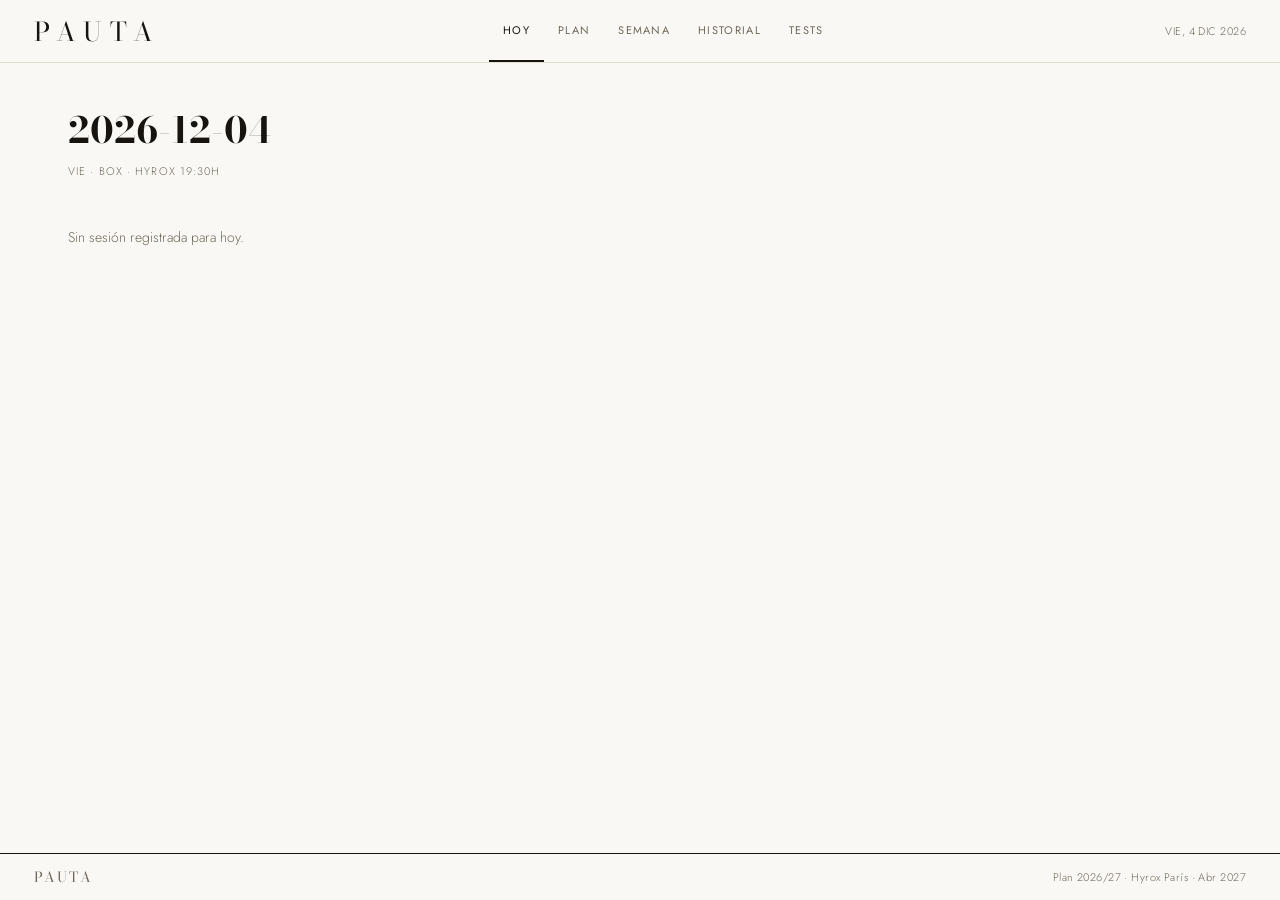
<file: index.html>
<!DOCTYPE html>
<html lang="es">
<head>
<meta charset="UTF-8">
<meta name="viewport" content="width=device-width, initial-scale=1.0">
<title>Pauta — Plan 2026/27</title>
<link rel="preconnect" href="https://fonts.googleapis.com">
<link rel="preconnect" href="https://fonts.gstatic.com" crossorigin>
<link href="https://fonts.googleapis.com/css2?family=Bodoni+Moda:ital,opsz,wght@0,6..96,400;1,6..96,400&family=Jost:wght@300;400;500&display=swap" rel="stylesheet">
<style>
:root{--ink:#17140F;--page:#FAF8F5;--s100:#F4F1EB;--s200:#E3DED4;--s300:#D2CCBF;--s700:#6E6759;--s800:#555047;--serif:'Bodoni Moda',Georgia,serif;--sans:'Jost',system-ui,sans-serif;--px:clamp(18px,3.4vw,34px)}
*,*::before,*::after{box-sizing:border-box;margin:0;padding:0}
html{font-size:16px;scroll-behavior:smooth}
body{font-family:var(--sans);font-weight:300;background:var(--page);color:var(--ink);-webkit-font-smoothing:antialiased;padding-top:62px;padding-bottom:50px}
.hdr{position:fixed;top:0;left:0;right:0;z-index:100;height:62px;background:var(--page);box-shadow:0 1px 0 var(--s200);display:flex;align-items:center}
.hdr-in{width:100%;max-width:1440px;margin:0 auto;padding:0 var(--px);display:flex;align-items:center;justify-content:space-between;gap:16px}
.hdr-logo{font-family:var(--serif);font-size:26px;font-weight:400;letter-spacing:.34em;color:var(--ink)}
.hdr-nav{display:flex}
.hdr-tab{padding:0 14px;height:62px;display:flex;align-items:center;font-size:11px;font-weight:400;letter-spacing:.12em;text-transform:uppercase;color:var(--s700);cursor:pointer;border-bottom:2px solid transparent;transition:color .12s,border-color .12s;user-select:none;white-space:nowrap;text-decoration:none}
.hdr-tab:hover{color:var(--ink)}
.hdr-tab.on{color:var(--ink);border-bottom-color:var(--ink)}
.hdr-date{font-size:11px;font-weight:300;color:var(--s700);letter-spacing:.04em;flex-shrink:0}
@media(max-width:600px){.hdr-date{display:none}.hdr-tab{padding:0 8px;font-size:10px}.hdr-logo{font-size:20px}.footer{flex-direction:column;gap:8px;text-align:center}.footer-meta{text-align:center}}
.sec{display:none}.sec.on{display:block}
.wrap{max-width:1440px;margin:0 auto;padding:0 var(--px)}
.s-bar{display:flex;align-items:center;justify-content:space-between;padding:9px 0;border-top:1px solid var(--ink);border-bottom:1px solid var(--s200);margin-bottom:0}
.s-bar h2{font-family:var(--sans);font-weight:400;font-size:11px;letter-spacing:.18em;text-transform:uppercase;color:var(--ink)}
.s-bar span{font-size:11px;font-weight:300;color:var(--s700);white-space:nowrap}
.spacer{height:clamp(20px,4vw,40px)}
.spacer-sm{height:14px}

/* PLAN */
.hero{padding:clamp(28px,5vw,62px) 0;border-bottom:1px solid var(--s200)}
.hero-eyebrow{font-size:11px;font-weight:400;letter-spacing:.16em;text-transform:uppercase;color:var(--s700);margin-bottom:10px}
.hero-head{font-family:var(--serif);font-size:clamp(36px,6vw,72px);line-height:.9;letter-spacing:-.006em;margin-bottom:16px}
.hero-head em{font-style:italic;color:var(--s800)}
.hero-stats{display:grid;grid-template-columns:repeat(auto-fit,minmax(110px,1fr));gap:1px;background:var(--s200);border:1px solid var(--s200);margin-top:20px}
.h-stat{background:var(--page);padding:13px 14px}
.h-stat-k{font-size:9px;font-weight:400;letter-spacing:.14em;text-transform:uppercase;color:var(--s700);margin-bottom:5px}
.h-stat-v{font-family:var(--serif);font-size:clamp(18px,2.5vw,26px);font-weight:400;color:var(--ink);line-height:1}
.h-stat-v.dim{color:var(--s300)}

.phases{display:grid;grid-template-columns:repeat(4,1fr);border-bottom:1px solid var(--s200)}
@media(max-width:680px){.phases{grid-template-columns:1fr 1fr}}
.ph{padding:20px 16px;border-right:1px solid var(--s200);position:relative;overflow:hidden;min-height:160px;display:flex;flex-direction:column;justify-content:space-between}
.ph:last-child{border-right:none}
.ph.act{background:var(--s100);border-left:2px solid var(--ink)}
.ph-ghost{font-family:var(--serif);font-weight:400;font-size:96px;line-height:.65;color:rgba(0,0,0,.04);position:absolute;bottom:-8px;right:4px;letter-spacing:-.04em;user-select:none;pointer-events:none}
.ph.act .ph-ghost{color:rgba(0,0,0,.04)}
.ph-label{font-size:10px;font-weight:400;letter-spacing:.14em;text-transform:uppercase;color:var(--s700);margin-bottom:5px}
.ph.act .ph-label{color:var(--s700)}
.ph-title{font-family:var(--sans);font-weight:500;font-size:14px;letter-spacing:.02em;text-transform:uppercase;color:var(--ink);line-height:1.2}
.ph.act .ph-title{color:var(--ink)}
.ph-dates{font-size:11px;font-weight:300;color:var(--s700);margin-top:4px}
.ph.act .ph-dates{color:var(--s700)}
.ph-prog{height:2px;background:var(--s200);margin-top:12px}
.ph.act .ph-prog{background:var(--s200)}
.ph-fill{height:100%;background:var(--ink)}
.ph.act .ph-fill{background:var(--ink)}
.ph-pct{font-size:10px;font-weight:300;color:var(--s700);margin-top:4px}
.ph.act .ph-pct{color:var(--s700)}
@media(max-width:680px){.ph{border-bottom:1px solid var(--s200)}.ph:nth-child(2n){border-right:none}}

.sp-wrap{padding:18px 0 22px;border-bottom:1px solid var(--s200)}
.goal-bg{height:3px;background:var(--s200);margin:8px 0 4px}
.goal-fill{height:100%;background:var(--ink);transition:width .5s}
.goal-row{display:flex;justify-content:space-between}
.goal-lbl{font-size:10px;font-weight:300;color:var(--s700)}
.sp-grid{display:grid;grid-template-columns:repeat(6,1fr);gap:1px;background:var(--s200);border:1px solid var(--s200);margin:12px 0}
@media(max-width:680px){.sp-grid{grid-template-columns:repeat(3,1fr)}}
.sp-col{background:var(--page);padding:12px 10px}
.sp-col.dim{background:var(--s100)}
.sp-k{font-size:9px;font-weight:400;letter-spacing:.12em;text-transform:uppercase;color:var(--s700);margin-bottom:5px}
.sp-v{font-family:var(--serif);font-size:clamp(16px,2vw,22px);color:var(--ink);line-height:1}
.sp-col.dim .sp-v{color:var(--s300)}
.sp-obj{font-size:11px;font-weight:300;color:var(--s700);margin-top:3px}
.sp-gain{font-family:var(--sans);font-size:11px;font-weight:500;color:var(--ink);margin-top:2px}
.sp-col.dim .sp-gain{color:var(--s300)}
.sp-foot{display:flex;justify-content:space-between;align-items:baseline;padding-top:10px;border-top:1px solid var(--s200)}
.sp-foot-l{font-size:10px;font-weight:300;color:var(--s700);letter-spacing:.06em;text-transform:uppercase}
.sp-old{font-family:var(--serif);font-size:20px;font-weight:400;color:var(--s300);text-decoration:line-through;margin-right:8px}
.sp-tot{font-family:var(--serif);font-size:30px;color:var(--ink)}

.tl-wrap{padding:0;border-bottom:1px solid var(--s200)}
.tl-row{display:grid;grid-template-columns:88px 1fr;gap:0 20px;padding:11px 0;border-bottom:1px solid var(--s200)}
.tl-row:last-child{border-bottom:none}
.tl-d{font-size:10px;font-weight:400;letter-spacing:.08em;text-transform:uppercase;color:var(--s700)}
.tl-d.on{color:var(--ink);font-weight:500}
.tl-t{font-size:13px;font-weight:300;color:var(--ink);line-height:1.45}
.tl-t b{font-weight:500}

/* SEMANA */
.wk-nav{display:grid;grid-template-columns:auto 1fr auto;align-items:center;gap:16px;padding:12px 0;border-bottom:1px solid var(--s200)}
.wk-t{font-family:var(--serif);font-size:clamp(14px,2vw,20px);letter-spacing:.06em;color:var(--ink);text-align:center;text-transform:uppercase}
.btn-wk{background:none;border:1px solid var(--s200);padding:7px 14px;font-family:var(--sans);font-size:11px;font-weight:400;letter-spacing:.1em;text-transform:uppercase;color:var(--s700);cursor:pointer;transition:all .15s}
.btn-wk:hover{border-color:var(--ink);color:var(--ink)}
.wk-grid{display:grid;grid-template-columns:repeat(7,1fr);border-bottom:1px solid var(--s200)}
.dc{border-right:1px solid var(--s200);min-height:200px;display:flex;flex-direction:column;cursor:pointer;transition:background .12s}
.dc:last-child{border-right:none}
.dc:hover{background:var(--s100)}
.dc.sel{background:var(--ink)}
.dc-hd{padding:10px 10px 8px;border-top:2px solid var(--s200);border-bottom:1px solid var(--s200);flex-shrink:0}
.dc.sel .dc-hd{border-bottom-color:rgba(255,255,255,.08)}
.dc-hd.box-hd{border-top:3px solid var(--ink)}
.dc-hd.rest-hd{background:var(--s100)}

.dc-dn{font-size:9px;font-weight:400;letter-spacing:.12em;text-transform:uppercase;color:var(--s700);margin-bottom:3px}
.dc.sel .dc-dn{color:rgba(250,248,245,.35)}
.dc-num{font-family:var(--serif);font-size:22px;line-height:1;color:var(--ink)}
.dc.sel .dc-num{color:var(--page)}
.dc-hd.rest-hd .dc-num{color:var(--s700)}
.dc-body{flex:1;padding:8px 10px 10px;display:flex;flex-direction:column}
.dc-tag{font-size:8px;font-weight:400;letter-spacing:.1em;text-transform:uppercase;padding:2px 5px;border:1px solid var(--s200);color:var(--s700);display:inline-block;align-self:flex-start;margin-bottom:6px}
.dc.sel .dc-tag{border-color:rgba(255,255,255,.1);color:rgba(255,255,255,.3)}
.dc-sum{font-size:10px;font-weight:300;line-height:1.45;color:var(--ink);flex:1}
.dc.sel .dc-sum{color:rgba(255,255,255,.5)}
.dc-empty{font-size:10px;font-weight:300;color:var(--s700);font-style:italic;flex:1}
.dc.sel .dc-empty{color:rgba(255,255,255,.2)}
.dc-dot{width:5px;height:5px;border-radius:50%;background:var(--ink);margin-top:auto;align-self:flex-end}
.dc.sel .dc-dot{background:rgba(255,255,255,.3)}
@media(max-width:700px){.dc{min-height:80px}.dc-sum,.dc-tag{display:none}.dc-num{font-size:16px}}
.day-det{display:none;border-bottom:1px solid var(--s200)}
.day-det.open{display:block}
.dd-in{padding:22px 0 26px}
.dd-hdr{display:flex;align-items:flex-start;justify-content:space-between;margin-bottom:16px;gap:16px;flex-wrap:wrap}
.dd-date{font-family:var(--serif);font-size:clamp(20px,3vw,30px);letter-spacing:.02em;text-transform:uppercase;color:var(--ink)}
.dd-type{font-size:10px;font-weight:400;letter-spacing:.12em;text-transform:uppercase;padding:3px 10px;border:1px solid var(--ink);color:var(--ink);display:inline-block;margin-top:5px}
.dd-close{background:none;border:1px solid var(--s200);padding:7px 14px;font-family:var(--sans);font-size:11px;font-weight:400;letter-spacing:.1em;text-transform:uppercase;color:var(--s700);cursor:pointer;transition:all .15s;align-self:flex-start}
.dd-close:hover{border-color:var(--ink);color:var(--ink)}
.dd-meta{display:flex;gap:20px;flex-wrap:wrap;padding-bottom:14px;border-bottom:1px solid var(--s200);margin-bottom:16px}
.dd-meta-item{font-size:13px;font-weight:300;color:var(--s700)}
.dd-meta-item b{font-weight:500;color:var(--ink)}
.dd-blocks{display:flex;gap:6px;flex-wrap:wrap;margin-bottom:16px}
.dd-block{background:var(--s100);border:1px solid var(--s200);padding:10px 14px;flex:1;min-width:100px}
.dd-block-k{font-size:8px;font-weight:400;letter-spacing:.12em;text-transform:uppercase;color:var(--s700);margin-bottom:3px}
.dd-block-v{font-family:var(--sans);font-weight:400;font-size:13px;letter-spacing:.04em;text-transform:uppercase;color:var(--ink)}
.dd-ex-wrap{margin-bottom:14px}
.dd-ex-head{display:grid;grid-template-columns:1fr 80px 80px;gap:0 16px;padding:7px 0;border-bottom:1px solid var(--ink)}
.dd-ex-head span{font-size:9px;font-weight:400;letter-spacing:.12em;text-transform:uppercase;color:var(--s700)}
.dd-ex-row{display:grid;grid-template-columns:1fr 80px 80px;gap:0 16px;padding:9px 0;border-bottom:1px solid var(--s200);align-items:center}
.dd-ex-row:last-child{border-bottom:none}
.dd-ex-name{font-size:13px;font-weight:300;color:var(--ink);line-height:1.4}
.dd-ex-load,.dd-ex-reps{font-family:var(--sans);font-size:12px;font-weight:500;color:var(--s700);letter-spacing:.04em}
.dd-ex-reps{color:var(--ink)}
.dd-notes{padding:12px 14px;background:var(--s100);border-left:2px solid var(--ink);font-size:13px;font-weight:300;line-height:1.7;color:var(--s700)}
.dd-sess-hdr{font-size:15px;font-weight:600;color:var(--accent);padding:10px 0 6px;border-bottom:1px solid var(--border);margin-bottom:10px;margin-top:4px;}
.dd-sep{border:none;border-top:1px solid var(--border);margin:16px 0;}
.dd-count{font-size:11px;background:var(--accent);color:#fff;border-radius:10px;padding:2px 7px;font-weight:700;margin-left:6px;}
.fase-ctx{padding:14px 0;font-size:13px;font-weight:300;color:var(--s700);line-height:1.55;border-bottom:1px solid var(--s200)}
.fase-ctx b{font-family:var(--sans);font-weight:500;font-size:13px;letter-spacing:.04em;text-transform:uppercase;color:var(--ink)}

/* HISTORIAL */
.filters{display:flex;gap:0;border-bottom:1px solid var(--s200);overflow-x:auto}
.f-btn{padding:0 16px;height:40px;font-family:var(--sans);font-size:11px;font-weight:400;letter-spacing:.12em;text-transform:uppercase;color:var(--s700);background:none;border:none;border-right:1px solid var(--s200);cursor:pointer;transition:all .12s;white-space:nowrap;flex-shrink:0}
.f-btn:hover{color:var(--ink);background:var(--s100)}
.f-btn.on{background:var(--ink);color:var(--page)}
.h-card{border-bottom:1px solid var(--s200)}
.h-hd{display:grid;grid-template-columns:100px 1fr auto;gap:0 20px;padding:16px 0;cursor:pointer;align-items:start;transition:background .12s}
.h-hd:hover{background:var(--s100);padding-left:6px;padding-right:6px;margin:0 -6px}
.h-date{font-family:var(--serif);font-size:15px;font-weight:400;letter-spacing:.04em;text-transform:uppercase;color:var(--ink)}
.h-dow{font-size:10px;font-weight:300;color:var(--s700);margin-top:2px;text-transform:uppercase;letter-spacing:.04em}
.h-type-tag{font-size:9px;font-weight:400;letter-spacing:.1em;text-transform:uppercase;padding:2px 7px;border:1px solid var(--s200);color:var(--s700);display:inline-block;margin-bottom:5px}
.h-sum{font-size:12px;font-weight:300;color:var(--s700);line-height:1.5}
.h-body{display:none;padding:14px 0 18px;border-top:1px solid var(--s200);background:var(--s100)}
.h-body.open{display:block}
.h-body-inner{padding:0 0 0 0}
.h-body-row{display:flex;gap:20px;flex-wrap:wrap;margin-bottom:12px;padding-bottom:12px;border-bottom:1px solid var(--s200)}
.h-data-k{font-size:9px;font-weight:400;letter-spacing:.12em;text-transform:uppercase;color:var(--s700);margin-bottom:3px}
.h-data-v{font-family:var(--serif);font-size:18px;color:var(--ink)}
.h-blocks{display:flex;gap:5px;flex-wrap:wrap;margin-bottom:12px}
.h-block{background:var(--s100);border:1px solid var(--s200);padding:8px 12px;flex:1;min-width:90px}
.h-block-k{font-size:8px;font-weight:400;letter-spacing:.12em;text-transform:uppercase;color:var(--s700);margin-bottom:3px}
.h-block-v{font-family:var(--sans);font-weight:400;font-size:12px;letter-spacing:.04em;color:var(--ink)}
.h-ex-t{width:100%;border-collapse:collapse}
.h-ex-t th{font-size:9px;font-weight:400;letter-spacing:.12em;text-transform:uppercase;color:var(--s700);text-align:left;padding:5px 0;border-bottom:1px solid var(--ink)}
.h-ex-t td{font-size:13px;font-weight:300;padding:8px 0;border-bottom:1px solid var(--s200);color:var(--s700);vertical-align:middle}
.h-ex-t tr:last-child td{border-bottom:none}
.h-ex-t td:first-child{color:var(--ink);font-weight:400;font-size:13px;width:55%}
.h-ex-t td:not(:first-child){font-weight:500;font-size:12px;letter-spacing:.04em}
.h-notes{margin-top:12px;padding:10px 14px;background:var(--page);border-left:2px solid var(--ink);font-size:12px;font-weight:300;line-height:1.7;color:var(--s700)}
.h-empty{padding:48px 0;font-size:13px;font-weight:300;color:var(--s700);text-align:center;font-style:italic}

/* TESTS */
.t-hero{display:grid;grid-template-columns:1fr 1px 1fr;border-bottom:1px solid var(--s200)}
.t-div{background:var(--s200)}
.t-stat{padding:clamp(20px,4vw,44px) 0}
.t-k{font-size:10px;font-weight:400;letter-spacing:.14em;text-transform:uppercase;color:var(--s700);margin-bottom:10px}
.t-big{font-family:var(--serif);font-size:clamp(44px,7vw,72px);line-height:.78;letter-spacing:-.02em;color:var(--ink)}
.t-big.dim{color:var(--s300)}
.t-sub{font-size:12px;font-weight:300;color:var(--s700);margin-top:10px}
@media(max-width:500px){.t-hero{grid-template-columns:1fr}.t-div{display:none}}
.t-prog-wrap{padding:14px 0;border-bottom:1px solid var(--s200)}
.t-prog-bg{height:3px;background:var(--s200);margin:8px 0 5px}
.t-prog-fill{height:100%;background:var(--ink);transition:width .5s}
.t-prog-row{display:flex;justify-content:space-between}
.t-prog-lbl{font-size:10px;font-weight:300;color:var(--s700)}
.t-row{display:grid;grid-template-columns:100px 70px 1fr;gap:0 20px;padding:16px 0;border-bottom:1px solid var(--s200);align-items:center}
.t-row:last-child{border-bottom:none}
.t-row.best{background:var(--ink);padding-left:10px;padding-right:10px;margin:0 -10px}
.t-date{font-size:12px;font-weight:300;color:var(--s700)}
.t-row.best .t-date{color:rgba(250,248,245,.3)}
.t-tot{font-family:var(--serif);font-size:22px;color:var(--ink)}
.t-row.best .t-tot{color:var(--page)}
.t-bars{display:flex;align-items:flex-end;gap:4px;height:32px}
.t-bw{display:flex;flex-direction:column;align-items:center;gap:2px}
.t-bar{width:13px;background:var(--s200)}
.t-row.best .t-bar{background:rgba(250,248,245,.2)}
.t-blbl{font-size:7px;font-weight:400;letter-spacing:.06em;text-transform:uppercase;color:var(--s700)}
.t-row.best .t-blbl{color:rgba(250,248,245,.2)}
.t-notes{font-size:11px;font-weight:300;color:var(--s700);grid-column:1/-1;margin-top:-8px}
.t-empty{padding:48px 0;font-size:13px;font-weight:300;color:var(--s700);text-align:center;font-style:italic}

.footer{background:var(--page);border-top:1px solid var(--ink);padding:12px var(--px);display:flex;justify-content:space-between;align-items:center;flex-wrap:wrap;gap:8px;position:fixed;bottom:0;left:0;right:0;z-index:99}
.footer-logo{font-family:var(--serif);font-size:14px;font-weight:400;letter-spacing:.2em;text-transform:uppercase;color:var(--s700)}
.footer-meta{font-size:11px;font-weight:300;color:var(--s700);letter-spacing:.04em}
</style>
</head>
<body>
<header class="hdr">
  <div class="hdr-in">
    <div class="hdr-logo">PAUTA</div>
    <nav class="hdr-nav">
      <a class="hdr-tab on" href="#" onclick="nav('hoy',this);return false">Hoy</a>
      <a class="hdr-tab" href="#" onclick="nav('plan',this);return false">Plan</a>
      <a class="hdr-tab" href="#" onclick="nav('semana',this);return false">Semana</a>
      <a class="hdr-tab" href="#" onclick="nav('historial',this);return false">Historial</a>
      <a class="hdr-tab" href="#" onclick="nav('tests',this);return false">Tests</a>
    </nav>
    <div class="hdr-date" id="hdr-date"></div>
  </div>
</header>

<section class="sec" id="s-plan">
  <div class="wrap">
    <div class="hero">
      <div class="hero-eyebrow">Plan · Hyrox París · Abr 2027</div>
      <div class="hero-head">Dónde están<br>los tres <em>minutos.</em></div>
      <div class="hero-stats">
        <div class="h-stat"><div class="h-stat-k">Test actual</div><div class="h-stat-v dim">27'00"</div></div>
        <div class="h-stat"><div class="h-stat-k">Objetivo · Sep S4</div><div class="h-stat-v">24'00"</div></div>
        <div class="h-stat"><div class="h-stat-k">Diferencia</div><div class="h-stat-v">−3'00"</div></div>
        <div class="h-stat"><div class="h-stat-k">Test inicial</div><div class="h-stat-v">22 ago 2026</div></div>
        <div class="h-stat"><div class="h-stat-k">Objetivo</div><div class="h-stat-v">Sep S4 2026</div></div>
        <div class="h-stat"><div class="h-stat-k">Final</div><div class="h-stat-v">Hyrox París</div></div>
      </div>
    </div>
    <div class="spacer"></div>
    <div class="s-bar"><h2>Fases · 2026 — 2027</h2></div>
    <div class="phases" id="phases"></div>
    <div class="spacer"></div>
    <div class="s-bar"><h2>Splits · test 22 ago</h2><span>50 burpees → 1km remo → 50 WB</span></div>
    <div class="sp-wrap">
      <div class="goal-row"><span class="goal-lbl">27'00" · inicio</span><span class="goal-lbl" id="goal-pct">—</span><span class="goal-lbl">24'00" · objetivo</span></div>
      <div class="goal-bg"><div class="goal-fill" id="goal-bar" style="width:0%"></div></div>
      <div class="sp-grid" id="sp-grid"></div>
      <div class="sp-foot"><div class="sp-foot-l">Total objetivo</div><div><span class="sp-old">27'</span><span class="sp-tot">24'00"</span></div></div>
    </div>
    <div class="spacer"></div>
    <div class="s-bar"><h2>Línea de tiempo</h2><span>Ago 2026 → Abr 2027</span></div>
    <div class="tl-wrap" id="plan-tl"></div>
    <div class="spacer"></div>
  </div>
</section>

<section class="sec" id="s-semana">
  <div class="wrap">
    <div class="wk-nav">
      <button class="btn-wk" onclick="shiftWk(-1)">← Anterior</button>
      <div class="wk-t" id="wk-t">—</div>
      <button class="btn-wk" onclick="shiftWk(1)">Siguiente →</button>
    </div>
    <div class="wk-grid" id="wk-grid"></div>
    <div class="day-det" id="day-det"><div class="dd-in" id="dd-in"></div></div>
    <div class="fase-ctx" id="fase-ctx"></div>
  </div>
</section>

<section class="sec" id="s-historial">
  <div class="wrap">
    <div class="spacer-sm"></div>
    <div class="s-bar"><h2>Historial de sesiones</h2></div>
    <div class="spacer-sm"></div>
    <div class="filters" id="filters"></div>
    <div id="h-list"></div>
    <div class="spacer"></div>
  </div>
</section>

<section class="sec" id="s-tests">
  <div class="wrap">
    <div class="spacer-sm"></div>
    <div class="s-bar"><h2>Test aislado</h2><span>50 burpees → 1km remo → 50 WB</span></div>
    <div class="t-hero">
      <div class="t-stat"><div class="t-k">Mejor resultado</div><div class="t-big dim" id="t-best">—</div><div class="t-sub" id="t-best-sub">Sin datos</div></div>
      <div class="t-div"></div>
      <div class="t-stat"><div class="t-k">Objetivo · Sep S4</div><div class="t-big">24'</div><div class="t-sub">−3'00" del test inicial</div></div>
    </div>
    <div class="t-prog-wrap">
      <div class="t-prog-row"><span class="t-prog-lbl">27'00"</span><span class="t-prog-lbl" id="t-pct">—</span><span class="t-prog-lbl">24'00"</span></div>
      <div class="t-prog-bg"><div class="t-prog-fill" id="t-prog" style="width:0%"></div></div>
    </div>
    <div id="t-list"></div>
    <div class="spacer"></div>
  </div>
</section>
<section id="s-hoy" class="sec on"><div class="wrap" id="hoy-inner"></div></section>

<footer class="footer">
  <div class="footer-logo">PAUTA</div>
  <div class="footer-meta">Plan 2026/27 · Hyrox París · Abr 2027</div>
</footer>

<script>
const FASES=[
  {num:'I',label:'Específico test',dates:'Ago S4 – Sep S3 · 5 sem',desc:'Box lun/mié/vie fijo. Prioridad: burpees ritmo constante, remo técnica de piernas, WB sin romper la sentadilla.',start:'2026-08-25',end:'2026-09-27'},
  {num:'II',label:'Base aeróbica pre-op',dates:'Oct – Nov S2 · 6 sem',desc:'Box fijo. Volumen de carrera Z2 sin buscar rendimiento. Llegar a la operación con la mejor base posible.',start:'2026-09-28',end:'2026-11-15'},
  {num:'III',label:'Reintroducción post-op',dates:'Dic – Ene · 4–6 sem',desc:'Vuelta al box con autorización médica al 60–70%. Respiración nasal como regulador de intensidad.',start:'2026-12-01',end:'2027-01-31'},
  {num:'IV',label:'Específico Hyrox',dates:'Feb – Mar 2027 · 6 sem',desc:'Box como entrenamiento Hyrox consciente. Sábados simulacros cronometrados.',start:'2027-02-01',end:'2027-03-31'},
];
const TIMELINE=[
  {d:'22 ago',t:"Test inicial: 27'00\" — referencia con splits reales.",on:true},
  {d:'Ago–Sep',t:'Fase I · cinco semanas específicas. Box lun/mié/vie fijo.',on:false},
  {d:'Sep S4',t:"Test objetivo: 24'00\".",on:true},
  {d:'Oct–Nov',t:'Fase II · base aeróbica pre-operación.',on:false},
  {d:'Nov S3',t:'Operación septoplastia. Paréntesis 3–6 semanas.',on:false},
  {d:'Dic–Ene',t:'Fase III · reintroducción post-op.',on:false},
  {d:'Feb–Mar',t:'Fase IV · específico Hyrox. Simulaciones y pico.',on:false},
  {d:'Abr 2027',t:'Hyrox París.',on:true},
];
const SPLITS_REF=[
  {n:'B1 Carrera',v:"4'00\"",obj:"4'00\"",g:'✓',dim:true},
  {n:'B2 Burpees',v:"~4'21\"",obj:"3'30\"",g:'−51"',dim:false},
  {n:'B3 Zancadas',v:"~3'23\"",obj:"3'00\"",g:'−23"',dim:false},
  {n:'B4 Flexiones',v:"~1'56\"",obj:"1'30\"",g:'−26"',dim:false},
  {n:'B5 Remo',v:"5'20\"",obj:"4'45\"",g:'−35"',dim:false},
  {n:'B6 WB',v:"8'00\"",obj:"7'15\"",g:'−45"',dim:false},
];
const SCH={
  0:{lb:'DOM',type:'Carrera Z2 larga',box:false,rest:false},
  1:{lb:'LUN',type:'A60 · CrossFit Artabros',box:true},
  2:{lb:'MAR',type:'Box · Gimnásticos + CrossFit',box:true},
  3:{lb:'MIÉ',type:'Open · Test Hyrox',box:false},
  4:{lb:'JUE',type:'Descanso',box:false,rest:true},
  5:{lb:'VIE',type:'Box · Hyrox 19:30h',box:true},
  6:{lb:'SÁB',type:'Box · Open',box:true},
};
const SESSIONS=[
  {id:1,date:'2026-08-25',type:'Box · Hyrox completo',cat:'Hyrox',
   sum:"Hyrox — 24 roldas 1'10\" on/30\" off. 8 estaciones + 6km carrera matinal.",
   rec:null,hrv:null,rhr:null,feel:null,dur:'~70 min + 6km',
   blocks:[{k:'Carrera matinal',v:'6km Z2'},{k:'Condicionamiento',v:"24 roldas · 1'10\"/30\""}],
   ex:[{n:'Carrera matinal Z2',lo:'Z2',r:'6km'},{n:'Ski erg',lo:'RPE8',r:"1'10\""},{n:'Arrastre de zorra',lo:'RPE8',r:"1'10\""},{n:'Puente de glúteo',lo:'',r:"1'10\""},{n:'Carrera',lo:'RPE8',r:"1'10\""},{n:'Balanceos KB',lo:'',r:'15'},{n:'Balanceos rusos KB',lo:'',r:'15'},{n:'Remo',lo:'RPE8',r:"1'10\""},{n:'Flexiones escalonadas',lo:'',r:"1'10\""},{n:'Arrancadas haltere',lo:'',r:"1'10\""},{n:'Clusters con MB',lo:'',r:"1'10\""}],
   notes:"6km Z2 matinal + Hyrox 24 roldas tarde. 8 estaciones 1'10\" on/30\" off."},
  {id:2,date:'2026-08-26',type:'CrossFit · Kelly',cat:'CrossFit',
   sum:'Kelly — 5 roldas: 400m carrera + 30 saltos a caja + 30 WB 9/6 kg. TC 35 min.',
   rec:null,hrv:null,rhr:null,feel:null,dur:'TC 35 min',
   blocks:[{k:'Formato',v:'5 roldas for time'},{k:'Time cap',v:'35 min'}],
   ex:[{n:'Carrera',lo:'',r:'400m x5'},{n:'Saltos a caja',lo:'',r:'30 x5'},{n:'Wall balls',lo:'9/6 kg',r:'30 x5'}],
   notes:'Kelly: 5 roldas for time. TC 35 min. Total: 2km + 150 saltos + 150 WB.'},
  {id:3,date:'2026-08-27',type:'Open · For time',cat:'Open',
   sum:"For time TC 28 min: 3 roldas (400m + 21 hollow rocks + 15 dominadas mariposa + 9 T2B) + 500m remo + finisher hombro.",
   rec:null,hrv:null,rhr:null,feel:null,dur:'TC 28 min',
   blocks:[{k:'3 roldas',v:'400m + 21 hollow rocks + 15 mariposa + 9 T2B'},{k:'Sin pausa',v:'500m remo RPE8'},{k:'Finisher',v:'3 roldas hombro'}],
   ex:[{n:'Carrera',lo:'',r:'400m x3'},{n:'Hollow rocks',lo:'',r:'21 x3'},{n:'Dominadas mariposa',lo:'grupos 5-5-5',r:'15 x3'},{n:'Toes to bar',lo:'',r:'9 x3'},{n:'Remo',lo:'RPE8',r:'500m'},{n:'Press hombro mancuerna',lo:'ligero',r:'10 x3'},{n:'Face pulls con banda',lo:'',r:'10 x3'}],
   notes:'For time TC 28 min. Mariposa en grupos de 5-5-5. Remo al final como unico sprint.'},
  {id:4,date:'2026-08-28',type:'Descanso',cat:'Movilidad',
   sum:'Descanso completo. Sin entreno.',rec:null,hrv:null,rhr:null,feel:null,dur:'',blocks:[],ex:[],
   notes:'Jueves de descanso completo.'},
  {id:5,date:'2026-08-29',type:'Open · Hyrox potencia',cat:'Hyrox',
   sum:"Hyrox potencia. Activacion neuromuscular + 4 estaciones 3 min on/90s off RPE7-8 + fuerza soporte.",
   rec:null,hrv:null,rhr:null,feel:null,dur:'~60 min',
   blocks:[{k:'Activacion',v:'3 series'},{k:'Especifico Hyrox',v:'4 estaciones 3 min on/90s off RPE7-8'}],
   ex:[{n:'Saltos de longitud',lo:'potencia',r:'3x5'},{n:'KB swings rusos',lo:'',r:'3x10'},{n:'Burpees lentos',lo:'patron motor',r:'3x5'},{n:'Ski erg',lo:'RPE7-8',r:'3 min'},{n:'Remo',lo:'RPE7-8',r:'3 min'},{n:'Wall balls',lo:'',r:'50 reps'},{n:'Burpee broad jumps',lo:'explosivo',r:'10 reps'},{n:'Peso muerto KB doble',lo:'',r:'4x5'},{n:'Zancadas frontales KB',lo:'',r:'3x8 c/pierna'}],
   notes:'Viernes: ultimo estimulo antes del test de splits del sabado. RPE 7-8 maximo.'},
  {id:6,date:'2026-09-05',type:'Test · Splits parciales',cat:'Test',
   sum:"Splits parciales: 50 BBJ en 3'50\" (-31\" vs ago) · 1km remo en 5'00\" (-20\" vs ago) · 50 WB en 2'41\". Mas 2 rondas extra (600m + 1km remo + 65 WB). Segundo dia de regla.",
   rec:null,hrv:null,rhr:null,feel:null,dur:'~45 min',
   blocks:[{k:'Splits medidos',v:"50 BBJ 3'50\" / Remo 1km 5'00\" / 50 WB 2'41\""},{k:'Extra',v:'2 roldas: 600m carrera + 1km remo + 65 WB'}],
   ex:[{n:'Burpee Broad Jumps',lo:'ritmo constante',r:"50 en 3'50\""},{n:'Remo 1km',lo:'tecnica piernas',r:"en 5'00\""},{n:'Wall balls',lo:'',r:"50 en 2'41\""},{n:'Extra carrera',lo:'',r:'600m x2'},{n:'Extra remo',lo:'',r:'1km x2'},{n:'Extra WB',lo:'',r:'65 x2'}],
   notes:"Test parcial de splits. 2 dia de regla. BBJ -31s, remo -20s vs test oficial 7 ago. WB 50 reps en 2'41\" (pace 3.2s/rep). Test oficial completo a final septiembre."},
  {id:7,date:'2026-09-05',type:'Open · Tren superior barra',cat:'Open',
   sum:"Open tren superior: press militar piramide 5 series (max 28kg x3) + AMRAP 18 min + 4x250m remo pace 4'40\"/km.",
   rec:null,hrv:null,rhr:null,feel:null,dur:'~80 min',
   blocks:[{k:'Press militar',v:'Piramide S1x10 S2x8 S3x6 S4x5 S5x3. MAX: 28kg x3 (1RM ~31-32kg)'},{k:'AMRAP 18 min',v:'3 roldas + 2 ejercicios: 6 dom goma negra + 5 wall walks + 20 sit ups 6kg + 300m remo c/3 roldas'},{k:'Remo 4x250m',v:"Pace 4'40\"/km. RPE8-9. Pausa 30s"}],
   ex:[{n:'Press militar de pie piramide',lo:'max 28kg',r:'S1x10 / S2x8 / S3x6 / S4x5 / S5x3'},{n:'Dominadas estrictas goma negra',lo:'goma negra',r:'6 x ronda'},{n:'Wall walks',lo:'',r:'5 x ronda'},{n:'Sit ups con balon',lo:'6 kg',r:'20 x ronda'},{n:'Remo AMRAP',lo:'RPE6',r:'300m cada 3 roldas'},{n:'Remo series',lo:'RPE8-9 pausa 30s',r:'4x250m'}],
   notes:"Press militar MAX: 28kg x3 reps. 1RM estimado 31-32kg. AMRAP: 3 roldas completas + 2 ejercicios en 18 min. Remo 4x250m pace 4'40\"/km (-20s respecto al test). Segundo dia de regla."},
  {id:8,date:'2026-09-12',type:'Open · Tren superior barra + WOD + Remo',cat:'Open',
   sum:"Press militar piramide (max 28kg x3) + AMRAP 18 min (6 dom goma negra + 5 wall walks + 20 sit ups 6kg + 300m remo) + 4x250m remo pace 4'40\"/km. Manana 12km carrera.",
   rec:null,hrv:null,rhr:null,feel:null,dur:'~80 min',
   blocks:[{k:'Bloque A Press militar',v:'Piramide S1x10 S2x8 S3x6 S4x5 S5x3. MAX 28kg x3'},{k:'Bloque B AMRAP 18 min',v:'3 roldas completas + 2 ejercicios: 6 dom goma negra + 5 wall walks + 20 sit ups 6kg + 300m remo c/3 roldas'},{k:'Bloque C Remo 4x250m',v:"Pace 4'40\"/km. RPE8-9. Pausa 30s"}],
   ex:[{n:'Press militar de pie piramide',lo:'max 28kg x3',r:'S1x10 / S2x8 / S3x6 / S4x5 / S5x3'},{n:'Dominadas estrictas goma negra',lo:'goma negra baja tension',r:'6 x ronda'},{n:'Wall walks',lo:'',r:'5 x ronda'},{n:'Sit ups con balon',lo:'6 kg',r:'20 x ronda'},{n:'Remo dentro AMRAP',lo:'RPE6',r:'300m cada 3 roldas'},{n:'Remo series finales',lo:'RPE8-9 pausa 30s',r:'4x250m'}],
   notes:"Press militar MAX 28kg x3. 1RM ~31-32kg. AMRAP 18 min: 3 roldas completas + 2 ejercicios. Remo 4x250m pace 4'40\"/km. Manana 12km carrera exterior. Sin piernas explosivas."},
  {id:9,date:'2026-09-14',type:'Ahíbridos / Hyrox',cat:'Hyrox',
   sum:'8min EMOM (45") x8 estaciones rotando (remo, arrastre zorra, carreira, complejos KB/PM, skierg, sentadillas+zancadas, burpees, thrusters MB) + Condicionamento 16 roldas 1:45 ON/0:45 OFF mismas 8 estaciones a RPE8.',
   rec:null,hrv:null,rhr:null,feel:null,dur:'~60 min',
   blocks:[
     {k:'Traballo base',v:'8min EMOM (45" por estación)'},
     {k:'Est.1',v:'Remo RPE5'},{k:'Est.2',v:'Arrastre zorra (-resistencia magnética)'},{k:'Est.3',v:'Carreira RPE5'},
     {k:'Est.4',v:'Complejos: 5 pesos mortos + 5 balanceos KB'},{k:'Est.5',v:'Skierg RPE5'},
     {k:'Est.6',v:'Complejos: 6 sentadillas + 6 zancadas'},{k:'Est.7',v:'Burpees'},{k:'Est.8',v:'Thrusters MB'},
     {k:'Condicionamento',v:'16 roldas 1:45min ON / 0:45 OFF'},
     {k:'#1',v:'Remo RPE8'},{k:'#2',v:'Arrastre zorra'},{k:'#3',v:'Carreira RPE8'},
     {k:'#4',v:'15 pesos mortos doble KB + resto del tiempo: max distancia farmer carry'},
     {k:'#5',v:'Skierg RPE8'},{k:'#6',v:'12 sentadillas doble mancuerna + 15" descanso'},
     {k:'#7',v:'12 flexiones knee tuck + 15" descanso'},{k:'#8',v:'Wall balls'},
   ],
   ex:[
     {n:'Remo',lo:'RPE5 base / RPE8 cond.',r:'x8 EMOM + x2 roldas cond.'},
     {n:'Arrastre zorra (sled)',lo:'-resistencia magnética',r:'45" EMOM + 1:45 cond.'},
     {n:'Carreira',lo:'RPE5 base / RPE8 cond.',r:'45" EMOM + 1:45 cond.'},
     {n:'Peso muerto doble KB',lo:'',r:'5 EMOM / 15 cond.'},
     {n:'Balanceos KB',lo:'',r:'5 EMOM'},
     {n:'Farmer carry',lo:'max distancia',r:'resto tiempo rolda #4'},
     {n:'Skierg',lo:'RPE5 base / RPE8 cond.',r:'45" EMOM + 1:45 cond.'},
     {n:'Sentadillas doble mancuerna',lo:'',r:'6 EMOM / 12 cond. + 15" desc.'},
     {n:'Zancadas alternas',lo:'',r:'6 EMOM'},
     {n:'Burpees',lo:'',r:'45" EMOM'},
     {n:'Thrusters MB',lo:'',r:'45" EMOM'},
     {n:'Flexiones knee tuck',lo:'',r:'12 cond. + 15" desc.'},
     {n:'Wall balls (balóns á parede)',lo:'',r:'1:45 cond.'},
   ],
   notes:'Ahíbridos / Hyrox Artabros. Traballo base: 8min EMOM 45" rotando 8 estaciones a RPE5. Condicionamento: 16 roldas 1:45 ON / 0:45 OFF con las mismas 8 estaciones a RPE8. Rolda #4 pesos mortos doble KB + farmer carry resto tiempo. Roldas #6 y #7 con 15" descanso interno.'},
  {id:10,date:'2026-09-15',type:'Box · CrossFit A60',cat:'CrossFit',
   sum:'A60 Artabros. 30min AMRAP — 600m carreira + 30 AbSu con balón 9/6 + 15 dominadas estrictas con balón 9/6.',
   rec:null,hrv:null,rhr:null,feel:null,dur:'~60 min',
   blocks:[{k:'Condicionamento',v:'30min AMRAP'},{k:'Mov.1',v:'600m Carreira'},{k:'Mov.2',v:'30 AbSu con balón 9/6'},{k:'Mov.3',v:'15 Dominadas estrictas con balón 9/6'}],
   ex:[{n:'Carreira',lo:'',r:'600m / ronda'},{n:'AbSu con balón',lo:'9/6 kg',r:'30 / ronda'},{n:'Dominadas estrictas con balón',lo:'9/6 kg',r:'15 / ronda'}],
   notes:'A60 Artabros. 30min AMRAP: 600m carreira + 30 AbSu con balón 9/6 + 15 dominadas estrictas con balón 9/6. Sesión de caja dirigida.'},
  {id:11,date:'2026-09-16',type:'Descanso',cat:'Movilidad',
   sum:'Miércoles descanso completo.',
   rec:null,hrv:null,rhr:null,feel:null,dur:'',blocks:[],ex:[],
   notes:'Descanso. Movilidad suave si apetece. Plantar izq pelota.'},
  {id:12,date:'2026-09-17',type:'Descanso — trabajo',cat:'Descanso',
   sum:'Jueves sin entreno por carga laboral alta. Dos días parados antes del sábado.',
   rec:null,hrv:null,rhr:null,feel:null,dur:'—',
   blocks:[{k:'Motivo',v:'Estrés laboral'},{k:'Notas',v:'Movilidad suave si apetece. Plantar izq pelota.'}],
   ex:[],
   notes:'Sin entreno jueves 17. Trabajo. WHOOP refleja el costo: sueño 77 / recuperacion 70 sábado.'},
  {id:13,date:'2026-09-18',type:'Descanso — trabajo',cat:'Descanso',
   sum:'Viernes sin entreno por carga laboral alta.',
   rec:null,hrv:null,rhr:null,feel:null,dur:'—',
   blocks:[{k:'Motivo',v:'Estrés laboral continuado'},{k:'Notas',v:'Descanso completo.'}],
   ex:[],
   notes:'Sin entreno viernes 18. Trabajo. Dos días seguidos parados tras el test del jueves anterior.'},
  {id:14,date:'2026-09-19',type:'Box · Hyrox potencia',cat:'Open',
   sum:'1h03 · FC prom 130 · Esfuerzo 15. Bloque B: 2 rondas 6 estaciones. Remo 4×250m pace 2:17/500m (4:34/km). WHOOP rec 70.',
   rec:70,hrv:null,rhr:null,feel:null,dur:'1:03',
   blocks:[
     {k:'WHOOP entrada',v:'Sueño 77 · Rec 70 — RPE tope 7'},
     {k:'A · Activación',v:'BBJ técnica 3×8 + KB swings 16kg 3×10 + burpees lentos 2×5'},
     {k:'B · Ronda 1 — 6 est × 3min on / 90s off',v:'① Ski erg/Assault bike RPE7 · ② WB 6kg grupos de 8 · ③ Flexiones · ④ Zancadas 20m · ⑤ Sit-ups balón 6kg · ⑥ BBJ técnica'},
     {k:'B · Ronda 2 — 6 est × 1min on / 30s off',v:'Mismas 6 estaciones · formato corto'},
     {k:'C · Remo intervals ejecutado',v:'4×250m · Pace 2:17/500m → 4:34/km · Cadencia 35s/m · 90s rec entre series'},
     {k:'WHOOP resultado',v:'FC prom 130 lpm (vs 137 prom) · FC máx 177 lpm · Esfuerzo 15,0 · 60% cardio / 40% muscular · Z1 40% · Z4 19% (12:30min)'}
   ],
   ex:[
     {n:'BBJ técnica',lo:'lento con control',r:'3×8'},
     {n:'KB swings',lo:'16kg',r:'3×10'},
     {n:'Burpees lentos',lo:'ritmo conversación',r:'2×5'},
     {n:'B R1: Ski erg / Assault bike',lo:'RPE7',r:'3min on / 90s off'},
     {n:'B R1: Wall balls',lo:'6kg · grupos de 8',r:'3min on / 90s off'},
     {n:'B R1: Flexiones',lo:'pecho al suelo · codos 45°',r:'3min on / 90s off'},
     {n:'B R1: Zancadas 20m',lo:'ida y vuelta',r:'3min on / 90s off'},
     {n:'B R1: Sit-ups balón',lo:'6kg',r:'3min on / 90s off'},
     {n:'B R1: BBJ técnica',lo:'sin explosividad',r:'3min on / 90s off'},
     {n:'B R2: 6 estaciones',lo:'mismas · formato corto',r:'1min on / 30s off'},
     {n:'Remo 4×250m',lo:'pace 2:17/500m · cadencia 35s/m',r:'4:34/km · 90s rec'}
   ],
   notes:'Ejecutado completo. B: 2 rondas de 6 estaciones (R1: 3min/90s · R2: 1min/30s). Remo 4×250m pace 4:34/km, por debajo del objetivo 4:40 pese a WHOOP 70 y 2 días parados. FC promedio 130 vs 137 habitual — buena gestión de intensidad. FC máx 177 contenida (habitual 181). Z1 dominante 40% — recuperaciones bien aplicadas. Sin fallo en ningún movimiento.'},
  {id:15,date:'2026-09-20',type:'Carrera Z2',cat:'Carrera',
   sum:'28:48 · 5,33km · FC 173 media / 188 máx · Ritmo 5:24/km (óptimo 4:26). Oleiros. Carrera más intensa de lo planeado — FC elevada vs Z2 objetivo.',
   rec:null,hrv:null,rhr:null,feel:null,dur:'28:48',
   blocks:[
     {k:'Distancia',v:'5,33 km'},
     {k:'Tiempo',v:'28:48'},
     {k:'Ritmo medio',v:"5:24 /km · óptimo 4:26 /km"},
     {k:'FC media / máx',v:'173 ppm / 188 ppm'},
     {k:'Calorías',v:'252 kcal'},
     {k:'Ruta',v:'Oleiros — Playa Santa Cristina · 21°C'}
   ],
   ex:[
     {n:'Carrera continua',lo:'5:24 /km media',r:'5,33 km / 28:48'}
   ],
   notes:'Carrera DOM 20 sep @ 12:11. Planificada como Z2 conversacional pero FC media 173 ppm (zona 4-5) — muy por encima del objetivo Z2 < 145 ppm. Probable efecto del estrés acumulado + sábado entrenado: el ritmo 5:24 disparó FC más de lo habitual. Ritmo óptimo alcanzado: 4:26/km. Dato a considerar para calibrar pace Z2 real en próximas salidas.'},

  {id:16,date:'2026-09-21',type:'A60 · CrossFit Artabros',cat:'Hyrox',
   sum:'Ahíbridos/Hyrox — 18 roldas 1:45 ON / 0:45 OFF. 6 estaciones: remadas+arrancadas, remo, carreira 300m+agachamentos salto, AbSu max, SkiErg, split suitcase squat.',
   rec:null,hrv:null,rhr:null,feel:null,dur:'~60 min',
   blocks:[
     {k:'Formato',v:'18 roldas · 1:45 min ON / 0:45 OFF'},
     {k:'#1',v:'10+10 Remadas inclinadas haltere + Arrancadas alternando'},
     {k:'#2',v:'Remo RPE8'},
     {k:'#3',v:'300m Carreira RPE8 + Agachamentos con salto'},
     {k:'#4',v:'MAX AbSu'},
     {k:'#5',v:'SkiErg RPE8'},
     {k:'#6',v:'MAX Agachamentos split suitcase (cada 6 reps cambiamos pierna)'}
   ],
   ex:[
     {n:'Remadas inclinadas haltere',lo:'haltere',r:'10+10 / rolda'},
     {n:'Arrancadas alternando',lo:'haltere',r:'alternando / rolda'},
     {n:'Remo',lo:'RPE8',r:'1:45 / rolda'},
     {n:'Carreira',lo:'RPE8',r:'300m / rolda'},
     {n:'Agachamentos con salto',lo:'',r:'tras carreira / rolda'},
     {n:'AbSu',lo:'',r:'MAX / rolda'},
     {n:'SkiErg',lo:'RPE8',r:'1:45 / rolda'},
     {n:'Agachamentos split suitcase',lo:'cada 6 reps cambia pierna',r:'MAX / rolda'}
   ],
   notes:'LUN 21 sep · Artabros CrossFit 20:30h. Ahíbridos/Hyrox: 18 roldas 1:45 ON / 0:45 OFF rotando 6 estaciones (3 roldas por estación). Foco Hyrox: remo + skierg + carreira + força.'},

{id:17,date:'2026-09-22',type:'Box · CrossFit + Carrera',cat:'CrossFit',sum:'MAR — CrossFit gimnásticos + metcon 15min AMRAP + carrera Z2 3km post-box. Técnica pull-ups y push-ups antes del metcon.',rec:null,hrv:null,rhr:null,feel:null,dur:'~65 min',blocks:[{k:'A · Skill 12 min',v:'Dominadas estrictas 5×4-5 · rest 90s / Kipping pull-ups si falla fuerza'},{k:'B · Metcon 15 min AMRAP',v:'10 pull-ups + 15 push-ups + 20 AbSu balón 6kg + 200m carrera — RPE 7-8'},{k:'C · Carrera Z2',v:'3km FC < 150 · ritmo 6:00-6:30/km · inmediatamente post-box'}],ex:[{n:'Pull-ups estrictas',lo:'peso corporal',r:'5×4-5'},{n:'Kipping pull-ups',lo:'peso corporal',r:'metcon'},{n:'Push-ups',lo:'',r:'15 × ronda'},{n:'AbSu balón',lo:'6 kg',r:'20 × ronda'},{n:'Carrera Z2',lo:'FC < 150',r:'3 km'}],notes:'MAR 22 sep · Skill antes del metcon para calidad técnica. Carrera Z2 post-box como acumulación aeróbica suave.'},
{id:18,date:'2026-09-23',type:'A60 · CrossFit Artabros',cat:'Hyrox',sum:'MIÉ — Sesión Hyrox dirigida en Artabros CrossFit 20:30h. Actualizar con captura del WOD.',rec:null,hrv:null,rhr:null,feel:null,dur:'~60 min',blocks:[{k:'Horario',v:'20:30h · Artabros CrossFit'},{k:'Formato',v:'Hyrox dirigido — actualizar con captura del WOD post-sesión'},{k:'Foco',v:'Técnica estaciones Hyrox · RPE 7-8'}],ex:[],notes:'MIÉ 23 sep · Artabros CrossFit 20:30h. Sesión Hyrox dirigida — registrar WOD real post-entrenamiento.'},
{id:19,date:'2026-09-24',type:'Box · CrossFit + Intervals',cat:'CrossFit',sum:'JUE — Fuerza upper body (press militar progresivo) + metcon 12min AMRAP + intervals carrera 4×400m.',rec:null,hrv:null,rhr:null,feel:null,dur:'~65 min',blocks:[{k:'A · Fuerza upper 20 min',v:'Press militar progresivo 10-8-6-5 · rest 2min / Remo en barra agarre prono 4×8 superset'},{k:'B · Metcon 12 min AMRAP',v:'10 KB thrusters + 12 AbSu + 10 zancadas KB × pierna + 5 burpees — RPE 7'},{k:'C · Intervals carrera',v:'4×400m pace 5:00→libre · 90s rec andando · FC recuperación < 140 entre series'}],ex:[{n:'Press militar',lo:'progresivo',r:'10-8-6-5'},{n:'Remo en barra',lo:'agarre prono',r:'4×8'},{n:'KB thrusters',lo:'moderado',r:'10 × ronda'},{n:'AbSu',lo:'',r:'12 × ronda'},{n:'Zancadas KB',lo:'moderado',r:'10 × pierna'},{n:'Burpees',lo:'',r:'5 × ronda'},{n:'Intervals 400m',lo:'pace 5:00→libre',r:'4 × 400m'}],notes:'JUE 24 sep · Día de fuerza upper + speed work. Intervals 400m como estímulo anaeróbico suave post-metcon.'},
{id:20,date:'2026-09-25',type:'Box · Hyrox 19:30h',cat:'Hyrox',sum:'VIE — Sesión Hyrox dirigida en Artabros CrossFit 19:30h. SÁB y DOM fuera de viaje.',rec:null,hrv:null,rhr:null,feel:null,dur:'~60 min',blocks:[{k:'Horario',v:'19:30h · Artabros CrossFit'},{k:'Nota semana',v:'SÁB 26 y DOM 27 fuera — viaje fin de semana'},{k:'Foco',v:'Completar semana fuerte · RPE 7-8'}],ex:[],notes:'VIE 25 sep · Artabros CrossFit 19:30h. Última sesión antes del viaje fin de semana.'},
{id:21,date:'2026-09-26',type:'Descanso',cat:'Descanso',sum:'SÁB — Viaje fin de semana. Descanso activo: paseos, movilidad suave si apetece.',rec:null,hrv:null,rhr:null,feel:null,dur:'—',blocks:[{k:'Tipo',v:'Descanso activo'},{k:'Viaje',v:'Fin de semana fuera'}],ex:[],notes:'SÁB 26 sep · Viaje. Descanso activo — paseos y movilidad suave.'},
{id:22,date:'2026-09-27',type:'Descanso',cat:'Descanso',sum:'DOM — Viaje fin de semana. Descanso activo: paseos, movilidad suave si apetece.',rec:null,hrv:null,rhr:null,feel:null,dur:'—',blocks:[{k:'Tipo',v:'Descanso activo'},{k:'Viaje',v:'Fin de semana fuera'}],ex:[],notes:'DOM 27 sep · Viaje. Descanso activo — paseos y movilidad suave.'},
{id:23,date:'2026-09-28',type:'Box · A60 Condicionamento',cat:'CrossFit',sum:'LUN — A60 condicionamento. Bloque 1 (00-15min): 3 roldas carreira con balón + KB swings + dominadas con goma estrictas · terminó con 1:40 restante. Bloque 2 (20-35min): misma estructura sin balón + pull-ups kipping unbroken · terminó 2min antes del cap.',rec:null,hrv:null,rhr:null,feel:null,dur:'~40 min',blocks:[{k:'B1 · 00:00–15:00',v:'3 roldas: 400m carreira con balón 9/6 + 21 KB swings 32/24 + 12 dominadas estrictas con goma · terminó con 1:40 restante'},{k:'Descanso · 15:00–20:00',v:'5 min descanso activo'},{k:'B2 · 20:00–35:00',v:'3 roldas: 400m carreira + 21 KB swings 24/16 + 12 pull-ups kipping unbroken · terminó 2min antes del cap'}],ex:[{n:'Carreira con balón',lo:'9/6 kg',r:'400m × 3'},{n:'KB Swings B1',lo:'24 kg',r:'21 × 3'},{n:'Dominadas estrictas',lo:'con goma',r:'12 × 3'},{n:'Carreira B2',lo:'',r:'400m × 3'},{n:'KB Swings B2',lo:'16 kg',r:'21 × 3'},{n:'Pull-ups kipping',lo:'unbroken',r:'12 × 3'}],notes:'LUN 28 sep · Artabros A60. B1 terminado a ~13:20 (1:40 antes del cap 15min). B2 terminado a ~33:00 (2min antes del cap 35min). Dominadas: goma estrictas en B1 → kipping unbroken en B2.'},
{id:24,date:'2026-09-29',type:'Box · Ahíbridos/Hyrox',cat:'Hyrox',sum:'MAR — Ahíbridos/Hyrox potencia. EMOM 9min línea base upper (flexiones + press estrito B1/B2). EMOM 9min posterior (pontes isquio + KB tightrope B1/B2). Capacidade atlética 15min EMOM: up-down plank + farmer carry 40m + KB SDHP.',rec:null,hrv:null,rhr:null,feel:null,dur:'~40 min',blocks:[{k:'EMOM A · 9 min · Potencia upper',v:'Min1: 10 flexiones 30×1 / Min2: 8 press estrito 20×1 B1 / Min3: 8 press estrito 20×1 B2'},{k:'1 min descanso',v:''},{k:'EMOM B · 9 min · Potencia posterior',v:'Min1: 10 pontes isquio 2" pausa arriba / Min2: 8 KB tightrope 20×1 B1 / Min3: 8 KB tightrope 20×1 B2'},{k:'Capacidade atlética · 15 min EMOM',v:'Min1: 40" MAX up-down plank (Roman plank) / Min2: 40m andainda granxeiro 20m×brazo 1KB / Min3: 40" MAX KB SDHP'}],ex:[{n:'Flexiones',lo:'30×1',r:'10 × EMOM'},{n:'Press estrito B1',lo:'20×1',r:'8 × EMOM'},{n:'Press estrito B2',lo:'20×1',r:'8 × EMOM'},{n:'Pontes isquio',lo:'2" pausa',r:'10 × EMOM'},{n:'KB Tightrope B1',lo:'20×1',r:'8 × EMOM'},{n:'KB Tightrope B2',lo:'20×1',r:'8 × EMOM'},{n:'Up-down plank',lo:'',r:'40" MAX × EMOM'},{n:'Andainda granxeiro',lo:'1 KB',r:'40m × EMOM'},{n:'KB SDHP',lo:'',r:'40" MAX × EMOM'}],notes:'MAR 29 sep · Artabros A60 Ahíbridos/Hyrox. Potencia línea base con tempo + capacidade atlética 15min EMOM.'},
{id:25,date:'2026-09-30',type:'Ahíbridos · Híbridos',cat:'Cardiovascular',sum:'MIÉ — Ahyrox/Híbridos capacidade cardiovascular. 8 roldas 3:15 ON/1:00 OFF. 4 zonas rotando: carreira, SkiErg, carreira e burpees.',rec:null,hrv:null,rhr:null,feel:null,dur:null,blocks:[{k:'Estrutura',v:'8 roldas · 3:15 ON / 1:00 OFF'},{k:'Zona 1',v:'Carreira RPE 6'},{k:'Zona 2',v:'150m SkiErg RPE 9 · 100m SkiErg RPE 6'},{k:'Zona 3',v:'Carreira RPE 6'},{k:'Zona 4',v:'40 Burpees RPE 9 · 40 Burpees RPE 6 · 35 Descanso · 40 Burpees RPE 9 · 40 Burpees RPE 6'}],ex:[{n:'Carreira Z1',lo:'RPE 6',r:'—'},{n:'SkiErg',lo:'150m RPE 9 + 100m RPE 6',r:'—'},{n:'Carreira Z3',lo:'RPE 6',r:'—'},{n:'Burpees',lo:'RPE 9/6',r:'4x40 · 35 descanso'}],notes:'MIÉ 30 sep · Artabros A60 Ahíbridos/Hyrox. Capacidade cardiovascular 8 roldas en zonas alternas. HPT test oficial movido a SÁB 3 oct.'},
{id:26,date:'2026-10-03',type:'HPT · Hyrox Oficial',cat:'Hyrox',sum:'SÁB — HPT Hyrox: completar en menor tempo posible. 1000m carreira + 50 BBJ + 100 alancadas + 1000m remo + 30 flexions hand release + 100 balóns parede.',rec:null,hrv:null,rhr:null,feel:null,dur:null,blocks:[{k:'Formato',v:'For time — completar no menor tempo posible'},{k:'Estaciones',v:'1000m carreira → 50 Burpee Broad Jumps → 100 Alancadas alternas → 1000m remo → 30 Flexions hand release → 100 Balóns á parede'}],ex:[{n:'Carreira',lo:'',r:'1000m'},{n:'Burpee Broad Jump',lo:'',r:'50 reps'},{n:'Alancadas alternas',lo:'',r:'100 reps'},{n:'Remo',lo:'',r:'1000m'},{n:'Flexions hand release',lo:'',r:'30 reps'},{n:'Balóns á parede',lo:'',r:'100 reps'}],notes:'SÁB 3 oct · HPT Ahyrox/Híbridos. Test for-time con 6 estaciones. Objetivo: marcar tempo de referencia base.'}
,
{id:27,date:'2026-10-01',type:'Descanso',cat:'Descanso',sum:'JUE — Descanso completo. Recuperación entre sesión Ahyrox MIÉ y Hyrox VIE.',rec:null,hrv:null,rhr:null,feel:null,dur:null,blocks:[{k:'Tipo',v:'Descanso completo'},{k:'Nota',v:'Recuperación entre Ahyrox MIÉ y Hyrox VIE'}],ex:[],notes:'JUE 1 oct · Descanso completo.'},
{id:28,date:'2026-10-02',type:'A60 · Parellas Artabros',cat:'CrossFit',sum:'CrossFit A60 en Artabros. Parellas: 3000/2700m remo + 150 thrusters 20/15 kg + 90 pes a barra. 28 min TC.',rec:null,hrv:null,rhr:null,feel:null,dur:'~45 min',blocks:[{k:'Formato',v:'Parellas'},{k:'Remo',v:'3000m rx / 2700m'},{k:'Thrusters',v:'150 reps 20/15 kg'},{k:'Pes a barra',v:'90 reps'},{k:'TC',v:'28 min'}],ex:[{n:'Remo',lo:'3000/2700m',r:'a partillar'},{n:'Thrusters',lo:'20/15 kg',r:'150 reps'},{n:'Pes a barra',lo:'-',r:'90 reps'}],notes:'CrossFit A60 parellas en lugar de Hyrox dirigida.'},
{id:29,date:'2026-10-03',type:'Box · Fuerza Gymnásticos',cat:'CrossFit',sum:'SÁB — Fuerza upper body + gymnásticos. Sin carreira ni remo: conservar piernas para HPT test LUN.',rec:null,hrv:null,rhr:null,feel:null,dur:'~55 min',blocks:[{k:'A · Tracción',v:'4×6 Pull-ups strict progresando a kipping · descanso 90"'},{k:'B · Empuje',v:'4×8 Press military o push press · descanso 90"'},{k:'C · Unilateral',v:'3×10 KB row unilateral c/lado · descanso 60"'},{k:'Metcon · 12min AMRAP',v:'5 pull-ups + 10 push-ups + 15 air squats · RPE 7'},{k:'Core · 3 rondas',v:'Hollow hold 30" + Plank 30" + descanso 30"'}],ex:[{n:'Pull-ups',lo:'BW',r:'4×6'},{n:'Press military',lo:'moderado',r:'4×8'},{n:'KB row',lo:'unilateral',r:'3×10 c/lado'},{n:'AMRAP 12min',lo:'BW',r:'5+10+15'},{n:'Hollow hold + Plank',lo:'',r:'3×30"'}],notes:'SÁB 3 oct · Artabros. Upper body — piernas frescas para HPT LUN 5 oct.'},
{id:30,date:'2026-10-04',type:'Carrera Z2',cat:'Carrera',sum:'DOM — Carrera suave zona 2. Recuperación activa. FC < 145 bpm · RPE 5-6.',rec:null,hrv:null,rhr:null,feel:null,dur:'40-50 min',blocks:[{k:'Tipo',v:'Carrera Z2 — recuperación activa'},{k:'FC objetivo',v:'< 145 bpm · RPE 5-6 máx'},{k:'Duración',v:'40-50 min'}],ex:[{n:'Carreira Z2',lo:'FC < 145',r:'40-50 min'}],notes:'DOM 4 oct · Carreira suave pre-HPT.'},
{id:31,date:'2026-10-05',type:'Descanso',cat:'Descanso',
 sum:'LUN \u2014 Descanso completo por hemorragia intensa con la regla.',
 rec:null,hrv:null,rhr:null,feel:null,dur:'\u2014',
 blocks:[{k:'Motivo',v:'Hemorragia intensa \u00b7 regla'}],
 ex:[],
 notes:'LUN 5 oct \u00b7 Descanso completo. Hemorragia muy intensa. Sin actividad.'},
{id:32,date:'2026-10-06',type:'Ahíbridos/Hyrox',cat:'Hyrox',
 sum:"MAR \u2014 Ahíbridos/Hyrox Complete. 12 roldas 1'45\" on/15\" off: carreira RPE8 \u00b7 skierg RPE8 \u00b7 carreira RPE8 \u00b7 arrastre zorra 12m/zancadas. 3' descanso. Finisher 12 roldas 45\"/15\": goblet \u00b7 sprint remo RPE9 \u00b7 granxeiro \u00b7 hollow body jacks.",
 rec:null,hrv:null,rhr:null,feel:null,dur:'~60 min',
 blocks:[
   {k:'Main \u00b7 12 roldas',v:"1'45\" on / 15\" off"},
   {k:'#1',v:'Carreira RPE8'},{k:'#2',v:'Skierg RPE8'},{k:'#3',v:'Carreira RPE8'},
   {k:'#4 P1',v:'Arrastre de zorra 12m'},{k:'#4 P2',v:'Zancadas alternas cara diante'},
   {k:"3' Descanso",v:''},
   {k:'Finisher \u00b7 12 roldas',v:'45" on / 15" off'},
   {k:'#1',v:'Agachamento goblet con haltere'},{k:'#2',v:'Sprint de remo RPE9'},
   {k:'#3',v:'Paseo do granxeiro dobre haltere'},{k:'#4',v:'Hollow body jacks'}
 ],
 ex:[
   {n:'Carreira',lo:'RPE8',r:"1'45\" \u00d7 roldas main"},
   {n:'Skierg',lo:'RPE8',r:"1'45\" \u00d7 roldas main"},
   {n:'Arrastre de zorra',lo:'',r:'12m \u00d7 roldas main P1'},
   {n:'Zancadas alternas',lo:'cara diante',r:'roldas main P2'},
   {n:'Agachamento goblet',lo:'haltere',r:'45" \u00d7 roldas finisher'},
   {n:'Sprint remo',lo:'RPE9',r:'45" \u00d7 roldas finisher'},
   {n:'Paseo granxeiro',lo:'dobre haltere',r:'45" \u00d7 roldas finisher'},
   {n:'Hollow body jacks',lo:'',r:'45" \u00d7 roldas finisher'}
 ],
 notes:"MAR 6 oct \u00b7 Artabros CrossFit \u00b7 Ahíbridos/Hyrox Complete. Main: 12 roldas 1'45\"/15\" (carreira RPE8 + skierg RPE8 + carreira RPE8 + arrastre zorra 12m/zancadas). 3' descanso. Finisher: 12 roldas 45\"/15\" (goblet haltere + sprint remo RPE9 + granxeiro dobre haltere + hollow body jacks)."},
{id:33,date:'2026-10-08',type:'Box \u00b7 A60',cat:'CrossFit',
 sum:'JUE \u2014 A60. 3 bloques 7min AMRAP \u00d7 3min descanso. B1: burpees con salto \u00e1 caixa. B2: 21 thrusters 35/25 + 21 cal remo. B3: 200m carreira + 2 subidas \u00e1 corda.',
 rec:null,hrv:null,rhr:null,feel:null,dur:'~40 min',
 blocks:[
   {k:'B1 \u00b7 7min AMRAP',v:'Burpees con salto \u00e1 caixa'},
   {k:'3min descanso',v:''},
   {k:'B2 \u00b7 7min AMRAP',v:'21 Thrusters 35/25 + 21 Cal Remo'},
   {k:'3min descanso',v:''},
   {k:'B3 \u00b7 7min AMRAP',v:'200m Carreira + 2 Subidas \u00e1 corda'}
 ],
 ex:[
   {n:'Burpees con salto \u00e1 caixa',lo:'',r:'AMRAP 7min'},
   {n:'Thrusters',lo:'35/25 kg',r:'21 \u00d7 ronda'},
   {n:'Cal Remo',lo:'',r:'21 cal \u00d7 ronda'},
   {n:'Carreira',lo:'',r:'200m \u00d7 ronda'},
   {n:'Subidas \u00e1 corda',lo:'',r:'2 \u00d7 ronda'}
 ],
 notes:'JUE 8 oct \u00b7 Artabros CrossFit A60. 3 AMRAP de 7min con 3min descanso. B1: burpees sal\u00f3n caj\u00f3n. B2: thrusters 35/25 + remo cal. B3: carreira + cuerda.'},
{id:34,date:'2026-10-09',type:'Box · Forza Base',cat:'CrossFit',
 sum:"VIE — Forza Base + Capacidade Atlética. Warm-up AMRAP 5'. 2×EMOM 9' upper/lower (flexions + press estrito · pontes isquio + KB tightrope). Capacidade atlética 8\"/90\" · ZOA1 russian twist + sit ups + superman · ZOA2 balanceos rusos + marcha dobre KB + burpee con flexión.",
 rec:null,hrv:null,rhr:null,feel:null,dur:'~55 min',
 blocks:[
  {k:"Warm-up · AMRAP 5'",v:'4+4 PAILS rails hombro · 6 Bos días 2" pausa · 4+4 Peso morto rumano haltere · 6 Deadbug alternos · 4+4 Press estritos'},
  {k:"EMOM 9' · Upper",v:''},
  {k:'Min 1',v:'12 Flexions 30X1'},
  {k:'Min 2',v:'10 Press estrito B1 20X1'},
  {k:'Min 3',v:'10 Press estrito B2 20X1'},
  {k:"Descanso 1'",v:''},
  {k:"EMOM 9' · Lower",v:''},
  {k:'Min 1',v:'12 Pontes de isquio 2" pausa'},
  {k:'Min 2',v:'10 KB Tightrope 20X1 B1'},
  {k:'Min 3',v:'10 KB Tightrope 20X1 B2'},
  {k:'Capacidade Atlética · 8"/90"',v:''},
  {k:'ZOA 1 · P1',v:'20 Russian twist con balón + 10 Sit ups con balón'},
  {k:'ZOA 1 · P2',v:'Superman raises'},
  {k:'ZOA 2 · P1',v:'10 Balanceos rusos + 20 Marcha estacionaria dobre KB'},
  {k:'ZOA 2 · P2',v:'Burpee con flexión (+1 flexión cada rolda)'}
 ],
 ex:[
  {n:'PAILS rails hombro',lo:'',r:'4+4 × warm-up'},
  {n:'Bos días',lo:'2" pausa',r:'6 × warm-up'},
  {n:'Peso morto rumano',lo:'haltere',r:'4+4 × warm-up'},
  {n:'Deadbug alternos',lo:'',r:'6 × warm-up'},
  {n:'Press estrito (warm)',lo:'',r:'4+4 × warm-up'},
  {n:'Flexions',lo:'30X1',r:'12 × min EMOM'},
  {n:'Press estrito B1',lo:'20X1',r:'10 × min EMOM'},
  {n:'Press estrito B2',lo:'20X1',r:'10 × min EMOM'},
  {n:'Pontes de isquio',lo:'2" pausa',r:'12 × min EMOM'},
  {n:'KB Tightrope B1',lo:'20X1',r:'10 × min EMOM'},
  {n:'KB Tightrope B2',lo:'20X1',r:'10 × min EMOM'},
  {n:'Russian twist',lo:'balón',r:'20 × ZOA1 P1'},
  {n:'Sit ups',lo:'balón',r:'10 × ZOA1 P1'},
  {n:'Superman raises',lo:'',r:'ZOA1 P2'},
  {n:'Balanceos rusos',lo:'KB',r:'10 × ZOA2 P1'},
  {n:'Marcha estacionaria',lo:'dobre KB',r:'20 × ZOA2 P1'},
  {n:'Burpee con flexión',lo:'+1/rolda',r:'ZOA2 P2'}
 ],
 notes:"VIE 9 oct · Artabros CrossFit · Forza Base + Capacidade Atlética. Warm-up AMRAP 5': 4+4 PAILS rails hombro + 6 bos días 2\" pausa + 4+4 peso morto rumano + 6 deadbug alternos + 4+4 press estritos. EMOM 9' upper: 12 flexions 30X1 · 10 press estrito B1 20X1 · 10 press estrito B2 20X1. Descanso 1'. EMOM 9' lower: 12 pontes isquio 2\" pausa · 10 KB tightrope 20X1 B1 · 10 KB tightrope 20X1 B2. Capacidade atlética 8\"/90\": ZOA1 (20 russian twist balón + 10 sit ups balón · superman raises) + ZOA2 (10 balanceos rusos + 20 marcha estacionaria dobre KB · burpee con flexión +1/rolda)."},
    {id:35,date:'2026-10-10',type:'Open Gym · Hyrox',cat:'Hyrox',
     sum:"SAB — Open Gym Solo. Warm-up 10': 5' carreira suave + dinámica. Bloque A: 5×300m pace 3'42\"/km. Bloque B: Skierg 4×1' + Remo 4×1' RPE8. Bloque C: 4 roldas (15 flexiones liberando manos + 15 wall balls 6kg + 100m farmers carry 16kg c/mano).",
     rec:null,hrv:null,rhr:null,feel:null,dur:'~70 min',
     blocks:[
      {k:"Warm-Up 10'",v:"5' carreira suave RPE4 · dinámica: skipping + talones a glúteos + leg swings + 4×60m progresivo"},
      {k:"Bloque A · Carreira",v:"5 × 300m pace 3'40\"-3'45\"/km · ~66-68 seg/300m · descanso 90\" andando"},
      {k:"Bloque B · Skierg",v:"4 × 1' · :30 descanso activo · RPE 8"},
      {k:"Bloque B · Remo",v:"4 × 1' · :30 descanso activo · RPE 8"},
      {k:"Bloque C · 4 roldas",v:"15 flexiones liberando manos + 15 wall balls 6kg + 100m farmers carry 16kg c/mano · descanso 90\" entre roldas"}
     ],
     ex:[{n:'Carreira',lo:null,r:null},{n:'Skierg',lo:null,r:null},{n:'Remo',lo:null,r:null},{n:'Wall balls',lo:null,r:null},{n:'Flexiones liberando manos',lo:null,r:null},{n:'Farmers carry',lo:null,r:null}],
     notes:"SAB 10 oct · Artabros CrossFit · Open Gym Solo · trabaja 1km + estaciones Hyrox"},
    {id:36,date:'2026-10-11',type:'Descanso',cat:'Descanso',
     sum:"DOM — Día de descanso.",
     rec:null,hrv:null,rhr:null,feel:null,dur:null,
     blocks:[],
     ex:[],
     notes:"DOM 11 oct · Descanso"},
    {id:37,date:'2026-10-12',type:'Carreira · 10km Z4',cat:'Running',
     sum:"LUN — 10km carreira zona 4 sin apretar.",
     rec:null,hrv:null,rhr:null,feel:null,dur:null,
     blocks:[
      {k:'10km · Zona 4',v:'Sin apretar · ritmo aeóbico sostenido'}
     ],
     ex:[{n:'Carreira',lo:null,r:null}],
     notes:"LUN 12 oct · 10km carreira zona 4 sin apretar"},
    {id:38,date:'2026-10-14',type:'A60',cat:'CrossFit',
     sum:"MIÉ — A60 · Fight Gone Bad. Técnica SDHP con barra. Condicionamento: Fight Gone Bad 24MIN EMOM (4 roldas × 6 min): Min1 MAX balóns á parede 9/6 · Min2 MAX SDHP 35/25 · Min3 MAX saltos á caixa · Min4 MAX push press 35/25 · Min5 MAX cal remo · Min6 descanso.",
     rec:null,hrv:null,rhr:null,feel:null,dur:null,
     blocks:[
      {k:'Técnica',v:'SDHP con barra'},
      {k:'Condicionamento · Fight Gone Bad',v:'24MIN EMOM · 4 roldas × 6 minutos'},
      {k:'Min 1',v:'MAX Balóns á parede 9/6'},
      {k:'Min 2',v:'MAX SDHP 35/25'},
      {k:'Min 3',v:'MAX Saltos á caixa'},
      {k:'Min 4',v:'MAX Push press 35/25'},
      {k:'Min 5',v:'MAX Cal remo'},
      {k:'Min 6',v:'Descanso'}
     ],
     ex:[{n:'SDHP',lo:null,r:null},{n:'Wall balls',lo:null,r:null},{n:'Box jumps',lo:null,r:null},{n:'Push press',lo:null,r:null},{n:'Remo',lo:null,r:null}],
     notes:"MIÉ 14 oct · Artabros CrossFit · A60 · Fight Gone Bad"},
    {id:39,date:'2026-10-15',type:'Hyrox',cat:'Hyrox',
     sum:"JUE — Sesión Hyrox asistida en Artabros CrossFit.",
     rec:null,hrv:null,rhr:null,feel:null,dur:null,
     blocks:[
      {k:'Hyrox asistido',v:'Sesión específica Hyrox en Artabros CrossFit · sin diseño propio'}
     ],
     ex:[{n:'Hyrox',lo:null,r:null}],
     notes:"JUE 15 oct · Artabros CrossFit · Hyrox asistido"},
    {id:40,date:'2026-10-16',type:'Hyrox',cat:'Hyrox',
     sum:"VIE — Sesión Hyrox asistida en Artabros CrossFit.",
     rec:null,hrv:null,rhr:null,feel:null,dur:null,
     blocks:[
      {k:'Hyrox asistido',v:'Sesión específica Hyrox en Artabros CrossFit · sin diseño propio'}
     ],
     ex:[{n:'Hyrox',lo:null,r:null}],
     notes:"VIE 16 oct · Artabros CrossFit · Hyrox asistido"},
    {id:41,date:'2026-10-17',type:'Descanso',cat:'Descanso',
     sum:"SAB — Descanso. Fin de semana en Madrid.",
     rec:null,hrv:null,rhr:null,feel:null,dur:null,
     blocks:[],
     ex:[],
     notes:"SAB 17 oct · Descanso · Madrid"},
    {id:42,date:'2026-10-18',type:'Descanso',cat:'Descanso',
     sum:"DOM — Descanso. Fin de semana en Madrid.",
     rec:null,hrv:null,rhr:null,feel:null,dur:null,
     blocks:[],
     ex:[],
     notes:"DOM 18 oct · Descanso · Madrid"},
    {id:43,date:'2026-10-19',type:'Ahíbridos · Hyrox',cat:'Hyrox',
     sum:"LUN — Ahíbridos/Hyrox. Quecemento: 300m carreira + 2 roldas 30\"/10\" (grupos de 4). Condicionamento: 12 sets × 2\'30\"ON/30\"OFF rotando Skierg RPE8 · Arrastre zorra (só brazos) · Carreira RPE8 · 12 alancadas alternas goblet KB + balóns á parede.",
     rec:null,hrv:null,rhr:null,feel:null,dur:null,
     blocks:[
      {k:'Quecemento',v:'300m carreira'},
      {k:'Rolda 1 · 30\"/10\" (grupos de 4)',v:'1 Alancadas cara atrás con rotación · 2 Agachamento pausa + Pres con balón · 3 Down and Up + 4 xeonllos ao peito alternos · 4 Plancha do urso'},
      {k:'Rolda 2 · 30\"/10\" (grupos de 4)',v:'1 Rotacións 90/90 · 2 Thruster con balón · 3 De prancha a alancada profunda con rotación · 4 Skierg'},
      {k:'300m Carreira',v:'Entre bloques de quecemento'},
      {k:'Condicionamento · 12 sets × 2\'30\"/30\"',v:'Rotando: 1 Skierg RPE8 · 2 Arrastre zorra só brazos · 3 Carreira RPE8 · 4 12 alancadas alternas cara atrás KB goblet + FRT balóns á parede'}
     ],
     ex:[{n:'Carreira',lo:null,r:null},{n:'Skierg',lo:null,r:null},{n:'Arrastre zorra',lo:null,r:null},{n:'Wall balls',lo:null,r:null},{n:'Alancadas',lo:null,r:null},{n:'Thruster',lo:null,r:null}],
     notes:"LUN 19 oct · Artabros CrossFit · Ahíbridos/Hyrox"},
    {id:44,date:'2026-10-20',type:'A60',cat:'CrossFit',
     sum:"MAR — A60. Condicionamento: 3 AMRAPs de 8' con 2' descanso. AMRAP1 (00-08'): 2 subidas á parede + 8 dominadas estritas. AMRAP2 (10-18'): 12 cargadas colgantes alt. 22,5/15 + 12 saltos a caixa. AMRAP3 (20-28'): 2 subidas á corda + 8 burpees por riba da caixa.",
     rec:null,hrv:null,rhr:null,feel:null,dur:null,
     blocks:[
      {k:'AMRAP 1 · 00:00–08:00',v:'2 Subidas á parede + 8 Dominadas estritas'},
      {k:'Descanso · 08:00–10:00',v:'2 min'},
      {k:'AMRAP 2 · 10:00–18:00',v:'12 Cargadas colgantes alt. 22,5/15 + 12 Saltos a caixa'},
      {k:'Descanso · 18:00–20:00',v:'2 min'},
      {k:'AMRAP 3 · 20:00–28:00',v:'2 Subidas á corda + 8 Burpees por riba da caixa'}
     ],
     ex:[{n:'Subidas á parede',lo:null,r:null},{n:'Dominadas',lo:null,r:null},{n:'Cargadas colgantes',lo:null,r:null},{n:'Saltos a caixa',lo:null,r:null},{n:'Subidas á corda',lo:null,r:null},{n:'Burpees',lo:null,r:null}],
     notes:"MAR 20 oct · Artabros CrossFit · A60"},
    {id:45,date:'2026-10-21',type:'Ahíbridos · Hyrox',cat:'Hyrox',
     sum:"MIÉ — Ahíbridos 19:30. Quecemento 2 roldas (6+6 rot.ext.hombro + 6+6 neurodinamia isquio + 4+4 bird dog + 4+4 pres estrito + 4+4 pesos mortos tightrope + 6+6 rotación prancha lateral). Forza Base: Z1 EMOM 9' (12 flexións 30X1 · 10 pres estrito B1 20X1 · pres estrito B2 20X1) + Z2 EMOM 9' (12 pontes isquio 2\"arriba · 10 pesos mortos tightrope B1 KB 20X1 · 10 pesos mortos tightrope B2 KB 20X1). Capacidade Atlética 2×(8'ON/1'30\"OFF): Z1 OH Carry 10+10m+20 escaladores+10 deadbugs alt · Z2 20 arrancadas alt+15 flexións blast off+10 agachamentos goblet.",
     rec:null,hrv:null,rhr:null,feel:null,dur:null,
     blocks:[
      {k:"Quecemento · 2 roldas",v:"6+6 Rot.ext.hombro boca abaixo · 6+6 Neurodinamia isquio · 4+4 Bird dog · 4+4 Pres estrito 2ª arrancada dende colgante · 4+4 Pesos mortos tightrope · 6+6 Rotación prancha lateral"},
      {k:"Forza Base · Z1 EMOM 9'",v:"1: 12 Flexións 30X1 · 2: 10 Pres estrito B1 20X1 · 3: Pres estrito B2 20X1"},
      {k:"Forza Base · Z2 EMOM 9'",v:"1: 12 Pontes de isquio 2\"arriba · 2: 10 Pesos mortos tightrope B1 KB 20X1 · 3: 10 Pesos mortos tightrope B2 KB 20X1"},
      {k:"Capacidade Atlética · 2×(8'ON / 1'30\" OFF)",v:"Z1: 10+10m OH Carry Unilateral + 20 Escaladores + 10 Deadbugs alt. · Z2: 20 Arrancadas alt. + 15 Flexións Blast Off + 10 Agachamentos Goblet"}
     ],
     ex:[{n:'OH Carry',lo:null,r:null},{n:'Escaladores',lo:null,r:null},{n:'Deadbugs',lo:null,r:null},{n:'Arrancadas',lo:null,r:null},{n:'Flexións Blast Off',lo:null,r:null},{n:'Agachamentos Goblet',lo:null,r:null},{n:'Pres estrito',lo:null,r:null},{n:'Pontes de isquio',lo:null,r:null}],
     notes:"MIÉ 21 oct · Artabros CrossFit · Ahíbridos/Hyrox · 19:30"},
    {id:46,date:'2026-10-22',type:'Baja',cat:'Baja',
     sum:"JUE — Baja por enfermedad. Sinusitis con congestión, migraña y antibiótico. Sin entrenar.",
     rec:null,hrv:null,rhr:null,feel:null,dur:null,
     blocks:[
      {k:'Baja por enfermedad',v:'Sinusitis · Migraña · Antibiótico · Sin entrenar'}
     ],
     ex:[],
     notes:"JUE 22 oct · Baja · Sinusitis + migraña"},
    {id:47,date:'2026-10-23',type:'Baja',cat:'Baja',
     sum:"VIE — Baja por enfermedad. Continúa sinusitis, congestión y debilidad. Sin entrenar.",
     rec:null,hrv:null,rhr:null,feel:null,dur:null,
     blocks:[
      {k:'Baja por enfermedad',v:'Sinusitis · Congestión · Debilidad · Sin entrenar'}
     ],
     ex:[],
     notes:"VIE 23 oct · Baja · Sinusitis"},
    {id:48,date:'2026-10-24',type:'Baja',cat:'Baja',
     sum:"SAB — Baja por enfermedad. Hemorragia nasal prolongada (15 min) con mareos y cuerpo pesado. Reposo total.",
     rec:null,hrv:null,rhr:null,feel:null,dur:null,
     blocks:[
      {k:'Baja por enfermedad',v:'Hemorragia nasal 15 min · Mareos · Cuerpo pesado · Reposo total'}
     ],
     ex:[],
     notes:"SAB 24 oct · Baja · Hemorragia nasal + mareos"},
    {id:49,date:'2026-10-25',type:'Baja',cat:'Baja',
     sum:"DOM — Baja por enfermedad. Recuperación post-hemorragia nasal. Reposo y alimentación suave.",
     rec:null,hrv:null,rhr:null,feel:null,dur:null,
     blocks:[
      {k:'Baja por enfermedad',v:'Recuperación · Reposo · Sin entrenar'}
     ],
     ex:[],
     notes:"DOM 25 oct · Baja · Recuperación"},
    {id:50,date:'2026-10-26',type:'A60',cat:'CrossFit',
     sum:"LUN — A60. Regreso ao adestramento tras 5 días de baixa por sinusite. Forza Base: 15MIN cada 3min, 8 alancadas frontais cara atrás alternando dende disco. Condicionamento: 15MIN AMRAP — 15 pases por riba da caixa 22,5/15kg + 200m carreira + 25 arrancadas alt. colgantes 22,5/15kg.",
     rec:null,hrv:null,rhr:null,feel:null,dur:null,
     blocks:[
      {k:'Forza Base · 15MIN cada 3min',v:'8 Alancadas frontais cara atrás alternando dende disco'},
      {k:'Condicionamento · 15MIN AMRAP',v:'15 Pases por riba da caixa 22,5/15kg · 200m Carreira · 25 Arrancadas alt. colgantes 22,5/15kg'}
     ],
     ex:[{n:'Alancadas frontais',lo:null,r:null},{n:'Pases por riba da caixa',lo:'22,5/15kg',r:null},{n:'Carreira',lo:null,r:null},{n:'Arrancadas colgantes',lo:'22,5/15kg',r:null}],
     notes:"LUN 26 oct · Artabros CrossFit · A60 · 18:30 · Regreso tras baja por sinusite"},
    {id:51,date:'2026-10-30',type:'Ahíbridos · Hyrox',cat:'Hyrox',
     sum:"JUE — Ahíbridos/Hyrox. Quecemento AMRAP 6' en grupos de 4 rotando: 100m Carreira · SkiErg · Remo · Thruster con balón. 2 roldas: 20\" Prancha do urso + 10 estiramentos perfectos con rotación + 6+6 pranchas laterais con rotación + 6 Baby squat (1\" pausa) + 10 Deadbug alternos. Capacidade Cardiovascular (4'ON × 30\" OFF) × 8 sets: 1: 20m Zorra Overhand/Burpees · 2: 200m Remo RPE8/Balóns á parede · 3: Carreira RPE7 · 4: 200m SkiErg RPE8/Paseo do Granxeiro KB doble.",
     rec:null,hrv:null,rhr:null,feel:null,dur:null,
     blocks:[
      {k:"Quecemento · AMRAP 6' Grupos de 4",v:"P1: 100m Carreira · P2: SkiErg · P3: Remo · P4: Thruster con balón"},
      {k:"Activación · 2 roldas",v:"20\" Prancha do urso · 10 Estiramentos perfectos dende prancha con rotación · 6+6 Pranchas laterais con rotación · 6 Baby squat (1\" pausa en ambas posicións) · 10 Deadbug alternos"},
      {k:"Capacidade Cardiovascular · (4'ON × 30\" OFF) × 8 sets",v:"1: 20m Zorra Overhand / Burpees · 2: 200m Remo RPE8 / Balóns á parede · 3: Carreira RPE7 · 4: 200m SkiErg RPE8 / Paseo do Granxeiro con dobre KB"}
     ],
     ex:[{n:'Carreira',lo:null,r:null},{n:'SkiErg',lo:null,r:null},{n:'Remo',lo:null,r:null},{n:'Thruster con balón',lo:null,r:null},{n:'Zorra Overhand',lo:'20m',r:null},{n:'Burpees',lo:null,r:null},{n:'Balóns á parede',lo:null,r:null},{n:'Paseo do Granxeiro',lo:'KB doble',r:null}],
     notes:"JUE 30 oct · Artabros CrossFit · Ahíbridos/Hyrox · 21:39"},
{id:52,date:'2026-11-16',type:'A60 · GRETTEL',cat:'CrossFit',
 sum:'CrossFit A60 en Artabros. AMRAP 10 min: 3 cargadas jerk 60/40 kg + 3 burpees PRB por rolda (10 roldas). Forza: cargada jerk dous tempos 1-1-1-1-1 (15 min).',
 rec:null,hrv:null,rhr:null,feel:null,dur:'~45 min',
 blocks:[{k:'WOD',v:'AMRAP 10 min'},{k:'Por rolda',v:'3 cargadas jerk 60/40 kg + 3 burpees PRB'},{k:'Roldas completadas',v:'10 roldas'},{k:'Forza',v:'Cargada jerk dous tempos · 15 min · 1-1-1-1-1'}],
 ex:[{n:'Cargada jerk',lo:'60/40 kg',r:'3 reps/rolda'},{n:'Burpees PRB',lo:'-',r:'3 reps/rolda'},{n:'Cargada jerk dous tempos',lo:'max',r:'1-1-1-1-1'}],
 notes:'WOD GRETTEL. Dous tempos: pausa entre cargada e jerk para traballar técnica.'},
{id:53,date:'2026-11-16',type:'Ahíbridos · Hyrox',cat:'Hyrox',
 sum:'Sesión Ahíbridos/Hyrox en Artabros. Quecemento 10 min (2 roldas): remos inclinados, wall sit, nadadores boca abaixo, thruster 2ª, iso agachamento split, estiramentos perfectos, pontes de glúteo, baby squat. Forza base (11′ON×2′OFF)×2. EMOM 12 min: thrusters + SkiErg + granxeiro + cargadas.',
 rec:null,hrv:null,rhr:null,feel:null,dur:'~75 min',
 blocks:[{k:'Quecemento',v:'10 min · 2 roldas'},{k:'Q1',v:'4+4 remos inclinados'},{k:'Q2',v:'20" wall sit'},{k:'Q3',v:'6 nadadores boca abaixo'},{k:'Q4',v:'4+4 agachamento + press estrito (thruster 2ª)'},{k:'Q5',v:'20" iso agachamento split P1 (1cm do chan)'},{k:'Q6',v:'6 estiramentos perfectos alternos'},{k:'Q7',v:'8 pontes de glúteo con bloque entre xeonllos'},{k:'Q8',v:'20" iso agachamento split P2 (1cm do chan)'},{k:'Q9',v:'6 baby squat'},{k:'Q10',v:'4+4 agachamentos en posición de split'},{k:'Forza base',v:"(11' ON × 2' OFF) × 2 sets"},{k:'Set 1',v:'16 agachamentos split dobre haltere + 40" descanso'},{k:'Set 2',v:'16 remos KB + 8 tiróns KB (sen flexión de xeonllos) + 40" descanso'},{k:'EMOM',v:'12 min · 50" ON × 10" OFF'},{k:'Min 1',v:'12-16 thrusters dobre haltere'},{k:'Min 2',v:'MAX calorías SkiErg RPE9'},{k:'Min 3',v:'MAX metros granxeiro pesado'},{k:'Min 4',v:'6-8 cargadas completas balón/samball/sandbag'}],
 ex:[{n:'Remo inclinado',lo:'-',r:'4+4 reps'},{n:'Wall sit',lo:'-',r:'20"'},{n:'Nadador boca abaixo',lo:'-',r:'6 reps'},{n:'Agachamento + press estrito (thruster 2ª)',lo:'-',r:'4+4 reps'},{n:'Iso agachamento split P1',lo:'1cm do chan',r:'20"'},{n:'Estiramentos perfectos alternos',lo:'-',r:'6 reps'},{n:'Ponte de glúteo con bloque',lo:'entre xeonllos',r:'8 reps'},{n:'Iso agachamento split P2',lo:'1cm do chan',r:'20"'},{n:'Baby squat',lo:'-',r:'6 reps'},{n:'Agachamento split',lo:'posición de split',r:'4+4 reps'},{n:'Agachamento split dobre haltere',lo:'-',r:'16 reps'},{n:'Remo KB',lo:'-',r:'16 reps'},{n:'Tirón KB',lo:'sen flexión de xeonllos',r:'8 reps'},{n:'Thrusters dobre haltere',lo:'-',r:'12-16 reps'},{n:'SkiErg',lo:'RPE9',r:'MAX cal'},{n:'Granxeiro pesado',lo:'pesado',r:'MAX metros'},{n:'Cargadas completas',lo:'balón/samball/sandbag',r:'6-8 reps'}],
 notes:'Clase Ahíbridos. Semana preoperatoria (operación de nariz · 2 semanas).'},
{id:54,date:'2026-11-17',type:'Alicerces Ximnásticos',cat:'CrossFit',
 sum:'Clase Alicerces Ximnásticos en Artabros 18:30h. Quecemento 2 roldas. Forza ximnástica 5 rondas: MAX ring rows pés elevados (TC 45"-60") + 10-12 DB press sit ups. Midline 16 intervals 20"/10": contralateral knee to elbow + hollow plate press hold + superman hold.',
 rec:null,hrv:null,rhr:null,feel:null,dur:'~60 min',
 blocks:[{k:'Quecemento',v:'2 roldas'},{k:'Q1',v:'4+4 Quad shoulder cars'},{k:'Q2',v:'10 ring rows · 2" pausa arriba'},{k:'Q3',v:'8 fists ups'},{k:'Q4',v:'10 straight legs glute bridges'},{k:'Q5',v:'8 high prayer sit ups'},{k:'Forza ximnástica',v:'5 rondas máxima calidade'},{k:'00:00–02:00',v:'MAX ring rows pés elevados (TC 45"-60")'},{k:'02:00–04:00',v:'10-12 double DB press sit ups'},{k:'Midline',v:'16 intervals 20" ON / 10" OFF'},{k:'Int 1',v:'Contralateral knee to elbow (L1)'},{k:'Int 2',v:'Hollow plate press hold'},{k:'Int 3',v:'Contralateral knee to elbow (L2)'},{k:'Int 4',v:'Superman hold'}],
 ex:[{n:'Quad shoulder cars',lo:'-',r:'4+4 reps'},{n:'Ring rows',lo:'2" pausa arriba',r:'10 reps'},{n:'Fists ups',lo:'-',r:'8 reps'},{n:'Straight legs glute bridges',lo:'-',r:'10 reps'},{n:'High prayer sit ups',lo:'-',r:'8 reps'},{n:'Ring rows pés elevados',lo:'máxima calidade',r:'MAX reps (TC 45"-60")'},{n:'Double DB press sit ups',lo:'-',r:'10-12 reps'},{n:'Contralateral knee to elbow L1',lo:'-',r:'20" ON'},{n:'Hollow plate press hold',lo:'-',r:'20" ON'},{n:'Contralateral knee to elbow L2',lo:'-',r:'20" ON'},{n:'Superman hold',lo:'-',r:'20" ON'}],
 notes:'Alicerces Ximnásticos 18:30h. Semana preoperatoria (operación de nariz).'},
{id:59,date:'2026-11-17',type:'Ahíbridos · Hyrox',cat:'Hyrox',
 sum:'Sesión Ahíbridos/Hyrox en Artabros 19:30h. Quecemento 12 min remo+SkiErg alternando (grupos de 4: 2ON / 2 × 300m carreira). Circuíto 2 roldas: pontes isquio, clamshell, wall-sit, agachamentos, patadas glúteo, prancha urso. Condicionamento 4 sets (9′ON×30″OFF): carreira RPE5-7 (sets 1,3) + SkiErg/remo 300-400m RPE7 (sets 2,4).',
 rec:null,hrv:null,rhr:null,feel:null,dur:'~75 min',
 blocks:[{k:'Quecemento',v:"12' máximos metros remo+SkiErg alternando"},{k:'Q formato',v:"2 ON remo-SkiErg / 2 × 300m carreira"},{k:'Circuíto',v:'2 roldas'},{k:'C1',v:'8 pontes de isquio'},{k:'C2',v:'6+6 clamshell'},{k:'C3',v:'20" wall-sit con bloque entre xeonllos'},{k:'C4',v:'8 agachamentos'},{k:'C5',v:'6+6 patadas de glúteo'},{k:'C6',v:'20" prancha do urso'},{k:'Condicionamento',v:"4 sets × (9′ ON × 30″ OFF)"},{k:'Sets 1 e 3',v:"3' carreira RPE5 + 2' carreira RPE7 + 3' carreira RPE5"},{k:'Set 2',v:'300-400m SkiErg RPE7 + 45" descanso'},{k:'Set 4',v:'300-400m remo RPE7 + 45" descanso'}],
 ex:[{n:'Remo',lo:'máximos metros',r:'alternando con SkiErg'},{n:'SkiErg',lo:'máximos metros',r:'alternando con remo'},{n:'Pontes de isquio',lo:'-',r:'8 reps'},{n:'Clamshell',lo:'-',r:'6+6 reps'},{n:'Wall-sit con bloque',lo:'entre xeonllos',r:'20"'},{n:'Agachamentos',lo:'-',r:'8 reps'},{n:'Patadas de glúteo',lo:'-',r:'6+6 reps'},{n:'Prancha do urso',lo:'-',r:'20"'},{n:'Carreira RPE5',lo:'RPE5',r:"3' × sets 1 e 3"},{n:'Carreira RPE7',lo:'RPE7',r:"2' × sets 1 e 3"},{n:'SkiErg RPE7',lo:'RPE7',r:'300-400m (set 2)'},{n:'Remo RPE7',lo:'RPE7',r:'300-400m (set 4)'}],
 notes:'Ahíbridos/Hyrox 19:30h. Semana preoperatoria (operación de nariz).'},
{id:55,date:'2026-11-18',type:'A60',cat:'CrossFit',
 sum:'LANE · 5 roldas · Arrancada colgante + Flexión pino.',
 rec:null,hrv:null,rhr:null,feel:null,dur:'~60 min',
 blocks:[{k:'Técnica',v:'Arrancada colgante + Agachamento estático arrancada / PRT'},{k:'Condicionamento',v:'"LANE" · 5 roldas'},{k:'00:00–02:00',v:'MAX ¾PC Arrancadas forza UB colgantes'},{k:'02:00–04:00',v:'MAX Flexións pino UB'}],
 ex:[{n:'Arrancadas forza UB colgantes',lo:'¾PC',r:'MAX'},{n:'Flexións pino UB',lo:'—',r:'MAX'}],
 notes:'Semana preoperatoria.'},
{id:56,date:'2026-11-20',type:'A60',cat:'CrossFit',
 sum:'Sesión planificada: CrossFit A60.',
 rec:null,hrv:null,rhr:null,feel:null,dur:null,
 blocks:[{k:'Plan',v:'CrossFit A60'}],
 ex:[],
 notes:'Semana preoperatoria. Pendente de rexistrar.'},
{id:57,date:'2026-11-21',type:'Ahíbridos · Hyrox',cat:'Hyrox',
 sum:'Sesión planificada: Hyrox.',
 rec:null,hrv:null,rhr:null,feel:null,dur:null,
 blocks:[{k:'Plan',v:'Hyrox'}],
 ex:[],
 notes:'Semana preoperatoria. Pendente de rexistrar.'},
{id:58,date:'2026-11-22',type:'A60 · Parellas Artabros',cat:'CrossFit',
 sum:'Sesión planificada: Entreno de parellas en Woods, Artabros.',
 rec:null,hrv:null,rhr:null,feel:null,dur:null,
 blocks:[{k:'Plan',v:'Parellas en Woods · Artabros'}],
 ex:[],
 notes:'Semana preoperatoria. Pendente de rexistrar.'}

];
const TEST_SPLITS=[
  {id:1,date:'2026-08-07',total:"27'00\"",secs:1620,
   splits:[{n:'1km carrera',v:"~4'00\""},{n:'50 BBJ',v:"sin split"},{n:'100 zancadas',v:"sin split"},{n:'1km remo',v:"~5'20\""},{n:'30 flex. lib.',v:"sin split"},{n:'100 WB',v:"~8'00\""}],
   notes:"Test oficial completo 7 ago: 1km carrera + 50 BBJ + 100 zancadas alternas + 1km remo + 30 flexiones liberando manos + 100 WB. Total: 27'00\". Referencia Fase I. Limitacion WB: sinusitis activa colapsa respiracion en esfuerzo prolongado."},
  {id:2,date:'2026-09-05',total:"splits parciales",secs:null,
   splits:[{n:'50 BBJ',v:"3'50\" (-31\")"},{n:'1km remo',v:"5'00\" (-20\")"},{n:'50 WB',v:"2'41\""},{n:'Extra',v:'600m+1km remo+65WB x2'}],
   notes:"Medicion parcial de splits 5 sep. 2 dia de regla. Mejoras vs 7 ago: BBJ -31s, remo -20s. WB 50 reps en 2'41\" (pace 3.2s/rep). Test oficial completo a final septiembre."},
];


const iso=d=>`${d.getFullYear()}-${String(d.getMonth()+1).padStart(2,'0')}-${String(d.getDate()).padStart(2,'0')}`;
const TODAY=iso(new Date());
function mon(d){const t=new Date(d);t.setHours(0,0,0,0);const dw=t.getDay();t.setDate(t.getDate()-(dw===0?6:dw-1));return t;}
function addD(d,n){const t=new Date(d);t.setDate(t.getDate()+n);return t;}
function fs(ds){return new Date(ds+'T12:00').toLocaleDateString('es-ES',{day:'numeric',month:'short'});}
function fl(ds){return new Date(ds+'T12:00').toLocaleDateString('es-ES',{weekday:'long',day:'numeric',month:'long'});}
function fdow(ds){return new Date(ds+'T12:00').toLocaleDateString('es-ES',{weekday:'short'}).toUpperCase();}
function pm(s){if(!s)return null;s=String(s).replace(/[~'"″]/g,'');const m=s.match(/(\d+)[':.](\d+)/);if(m)return parseInt(m[1])*60+parseInt(m[2]);const n=parseFloat(s);return isNaN(n)?null:n;}
let curWk=mon(new Date()),selD=null,hF='Todos';

function nav(id,el){
  document.querySelectorAll('.sec').forEach(s=>s.classList.remove('on'));
  document.querySelectorAll('.hdr-tab').forEach(t=>t.classList.remove('on'));
  document.getElementById('s-'+id).classList.add('on');
  el.classList.add('on');
  if(id==='plan')renderPlan();
  if(id==='semana')renderWk();
  if(id==='historial')renderHist();
  if(id==='tests')renderTests();
  if(id==='hoy')renderHoy();
  window.scrollTo(0,0);
}

function renderPlan(){
  const now=new Date();
  document.getElementById('phases').innerHTML=FASES.map(f=>{
    const s=new Date(f.start),e=new Date(f.end);
    const pct=Math.round(Math.max(0,Math.min(1,(now-s)/(e-s)))*100);
    const isA=now>=s&&now<=e;
    return `<div class="ph${isA?' act':''}"><div><div class="ph-label">Fase ${f.num}${isA?' · Activa':''}</div><div class="ph-title">${f.label}</div><div class="ph-dates">${f.dates}</div></div>
      <div><div class="ph-prog"><div class="ph-fill" style="width:${pct}%"></div></div><div class="ph-pct">${pct}% completada</div></div></div>`;
  }).join('');
  document.getElementById('sp-grid').innerHTML=SPLITS_REF.map(s=>`
    <div class="sp-col${s.dim?' dim':''}"><div class="sp-k">${s.n}</div><div class="sp-v">${s.v}</div><div class="sp-obj">${s.obj}</div><div class="sp-gain">${s.g}</div></div>`).join('');
  const best=TEST_SPLITS.filter(s=>s.secs).reduce((b,s)=>s.secs<(b||9999)?s.secs:b,null);
  const pct=best?Math.min(100,Math.max(0,(1620-best)/180*100)):0;
  document.getElementById('goal-bar').style.width=pct+'%';
  document.getElementById('goal-pct').textContent=Math.round(pct)+'% completado';
  document.getElementById('plan-tl').innerHTML=TIMELINE.map(t=>`
    <div class="tl-row"><div class="tl-d${t.on?' on':''}">${t.d}</div><div class="tl-t">${t.t}</div></div>`).join('');
}

function shiftWk(d){curWk=addD(curWk,d*7);selD=null;renderWk();}
function renderWk(){
  const m=new Date(curWk),su=addD(m,6);
  document.getElementById('wk-t').textContent=`${fs(iso(m))} — ${fs(iso(su))}`.toUpperCase();
  const DL=['DOM','LUN','MAR','MIÉ','JUE','VIE','SÁB'];
  let h='';
  for(let i=0;i<7;i++){
    const d=addD(m,i),ds=iso(d),dw=d.getDay();
    const sc=SCH[dw]||{};
    const s=SESSIONS.find(x=>x.date===ds);
    const isTd=ds===TODAY,isSel=ds===selD;
    let hdCls='dc-hd';
    if(sc.box)hdCls+=' box-hd';
    else if(sc.rest)hdCls+=' rest-hd';
    
    let body='';
    if(s){
      body=`<div class="dc-tag">${s.type}</div><div class="dc-sum">${s.sum}</div><div class="dc-dot"></div>`;
    }else if(sc.rest){
      body=`<div class="dc-empty">Descanso</div>`;
    }else{
      body=`<div class="dc-tag">${sc.type||''}</div><div class="dc-empty">Sin registrar</div>`;
    }
    h+=`<div class="dc${isSel?' sel':''}" onclick="selDay('${ds}')">
      <div class="${hdCls}"><div class="dc-dn">${DL[dw]}</div><div class="dc-num">${d.getDate()}</div></div>
      <div class="dc-body">${body}</div></div>`;
  }
  document.getElementById('wk-grid').innerHTML=h;
  renderDD();
  const now=new Date();
  const f=FASES.find(f=>now>=new Date(f.start)&&now<=new Date(f.end))||FASES[0];
  document.getElementById('fase-ctx').innerHTML=`<b>Fase ${f.num} — ${f.label}</b> · ${f.desc}`;
}
function selDay(ds){selD=selD===ds?null:ds;renderWk();}
function renderDD(){
  const el=document.getElementById('day-det'),inn=document.getElementById('dd-in');
  if(!selD){el.classList.remove('open');return;}
  const ss=SESSIONS.filter(x=>x.date===selD);
  if(!ss.length){el.classList.remove('open');return;}
  const allSessHTML=ss.map((s,si)=>{
    const bH=(s.blocks||[]).filter(b=>b.v).map(b=>`<div class="dd-block"><div class="dd-block-k">${b.k}</div><div class="dd-block-v">${b.v}</div></div>`).join('');
    const exH=(s.ex||[]).map(e=>`<div class="dd-ex-row"><div class="dd-ex-name">${e.n}</div><div class="dd-ex-load">${e.lo||'—'}</div><div class="dd-ex-reps">${e.r||'—'}</div></div>`).join('');
    const mi=[s.dur?`<span class="dd-meta-item">Duración <b>${s.dur}</b></span>`:'',s.rec?`<span class="dd-meta-item">Recovery <b>${s.rec}%</b></span>`:''].filter(Boolean).join('');
    return (ss.length>1?'<div class="dd-sess-hdr">'+s.type+'</div>':'')+
      (mi?'<div class="dd-meta">'+mi+'</div>':'')+
      (bH?'<div class="dd-blocks">'+bH+'</div>':'')+
      (exH?'<div class="dd-ex-wrap"><div class="dd-ex-head"><span>Ejercicio</span><span>Carga</span><span>Reps</span></div>'+exH+'</div>':'')+
      (s.notes?'<div class="dd-notes">'+s.notes+'</div>':'')+
      (si<ss.length-1?'<hr class="dd-sep">':'');
  }).join('');
  const dHdr=ss.length>1?'<div class="dd-count">'+ss.length+' entr.</div>':'';
  inn.innerHTML=`
    <div class="dd-hdr">
      <div><div class="dd-date">${fl(selD).toUpperCase()}</div>${dHdr}</div>
      <button class="dd-close" onclick="selDay('${selD}')">Cerrar</button>
    </div>
    ${allSessHTML}`;
  el.classList.add('open');
}


function renderHist(){
  const cats=['Todos',...new Set(SESSIONS.map(s=>s.cat).filter(Boolean))];
  document.getElementById('filters').innerHTML=cats.map(c=>`<button class="f-btn${c===hF?' on':''}" onclick="setF('${c}')">${c}</button>`).join('');
  const fil=hF==='Todos'?SESSIONS:SESSIONS.filter(s=>s.cat===hF);
  const sorted=[...fil].sort((a,b)=>new Date(b.date)-new Date(a.date));
  const el=document.getElementById('h-list');
  if(!sorted.length){el.innerHTML='<div class="h-empty">Sin sesiones en esta categoría.</div>';return;}
  el.innerHTML=sorted.map(s=>{
    const bH=(s.blocks||[]).filter(b=>b.v).map(b=>`<div class="h-block"><div class="h-block-k">${b.k}</div><div class="h-block-v">${b.v}</div></div>`).join('');
    const exH=(s.ex||[]).length?`<table class="h-ex-t"><thead><tr><th>Ejercicio</th><th>Carga</th><th>Reps</th></tr></thead><tbody>${s.ex.map(e=>`<tr><td>${e.n}</td><td>${e.lo||'—'}</td><td>${e.r||'—'}</td></tr>`).join('')}</tbody></table>`:'';
    return `<div class="h-card">
      <div class="h-hd" onclick="document.getElementById('hb${s.id}').classList.toggle('open')">
        <div><div class="h-date">${fs(s.date).toUpperCase()}</div><div class="h-dow">${fdow(s.date)}</div></div>
        <div><div class="h-type-tag">${s.cat||s.type}</div><div class="h-sum">${s.sum}</div></div>
        <div></div>
      </div>
      <div class="h-body" id="hb${s.id}">
        <div class="wrap">
          ${(s.dur||s.hrv||s.rhr)?`<div class="h-body-row">${s.dur?`<div><div class="h-data-k">Duración</div><div class="h-data-v">${s.dur}</div></div>`:''}</div>`:''}
          ${bH?`<div class="h-blocks">${bH}</div>`:''}
          ${exH}
          ${s.notes?`<div class="h-notes">${s.notes}</div>`:''}
        </div>
      </div>
    </div>`;
  }).join('');
}
function setF(c){hF=c;renderHist();}

function renderTests(){
  const wS=TEST_SPLITS.filter(s=>s.secs);
  const best=wS.length?wS.reduce((b,s)=>s.secs<b.secs?s:b):null;
  const bEl=document.getElementById('t-best');
  if(best){bEl.textContent=best.total;bEl.classList.remove('dim');document.getElementById('t-best-sub').textContent=fs(best.date);}
  const pct=best?Math.min(100,Math.max(0,(1620-best.secs)/180*100)):0;
  document.getElementById('t-prog').style.width=pct+'%';
  document.getElementById('t-pct').textContent=Math.round(pct)+'%';
  const maxS=TEST_SPLITS.reduce((m,s)=>Math.max(m,s.secs||0),0)||1620;
  const BL=['B1','B2','B3','B4','B5','B6'
  ];
  const el=document.getElementById('t-list');
  if(!TEST_SPLITS.length){el.innerHTML='<div class="t-empty">Sin tests registrados.</div>';return;}
  el.innerHTML=[...TEST_SPLITS].sort((a,b)=>new Date(b.date)-new Date(a.date)).map(s=>{
    const isBest=best&&s.id===best.id;
    const bars=(s.b||[]).map((v,i)=>{const sec=pm(v);if(!sec)return'';const h=Math.max(4,Math.round(sec/maxS*32));return`<div class="t-bw"><div class="t-bar" style="height:${h}px"></div><div class="t-blbl">${BL[i]}</div></div>`;}).join('');
    return `<div class="t-row${isBest?' best':''}">
      <div class="t-date">${fs(s.date)}</div>
      <div class="t-tot">${s.total}</div>
      <div class="t-bars">${bars||'—'}</div>
      ${s.notes?`<div class="t-notes">${s.notes}</div>`:''}
    </div>`;
  }).join('');
}
function renderHoy(){
const s=SESSIONS.find(x=>x.date===TODAY);
const sc=SCH[new Date(TODAY+'T12:00:00').getDay()]||{};
let h='<div style="padding:40px var(--px) 60px">'
+'<h2 style="font-family:var(--serif);font-size:clamp(22px,4vw,36px);margin:0 0 6px">'+TODAY+'</h2>'
+'<p style="margin:0 0 28px;color:var(--s700);letter-spacing:.1em;text-transform:uppercase;font-size:11px">'+(sc.lb||'')+' &middot; '+(sc.type||'&mdash;')+'</p>';
if(s){
h+='<div style="background:var(--s100);border-radius:10px;padding:20px 24px;margin-bottom:16px">'
+'<div style="font-size:11px;letter-spacing:.1em;text-transform:uppercase;color:var(--s700);margin-bottom:4px">'+(s.cat||'')+'</div>'
+'<div style="font-size:15px;font-weight:500;color:var(--ink);margin-bottom:6px">'+s.type+'</div>'
+'<div style="font-size:13px;color:var(--s700)">'+s.sum+'</div>';
if(s.dur)h+='<div style="margin-top:10px;font-size:12px;color:var(--s700)">⏱ '+s.dur+'</div>';
h+='</div>';
if(s.blocks&&s.blocks.length){
h+='<h3 style="font-size:11px;letter-spacing:.1em;text-transform:uppercase;color:var(--s700);margin:24px 0 10px">Bloques</h3>';
s.blocks.forEach(b=>{h+='<div style="border-left:3px solid var(--ink);padding:8px 14px;margin-bottom:8px"><span style="font-size:9px;letter-spacing:.1em;text-transform:uppercase;color:var(--s700)">'+b.k+'</span><div style="font-size:13px;margin-top:3px">'+b.v+'</div></div>';});
}
if(s.ex&&s.ex.length){
h+='<h3 style="font-size:11px;letter-spacing:.1em;text-transform:uppercase;color:var(--s700);margin:24px 0 10px">Ejercicios</h3><table style="width:100%;border-collapse:collapse"><thead><tr><th style="font-size:9px;letter-spacing:.1em;text-transform:uppercase;color:var(--s700);text-align:left;padding:5px 0;border-bottom:1px solid var(--ink)">Ejercicio</th><th style="font-size:9px;letter-spacing:.1em;text-transform:uppercase;color:var(--s700);text-align:left;padding:5px 0;border-bottom:1px solid var(--ink)">Carga</th><th style="font-size:9px;letter-spacing:.1em;text-transform:uppercase;color:var(--s700);text-align:left;padding:5px 0;border-bottom:1px solid var(--ink)">Reps</th></tr></thead><tbody>';
s.ex.forEach(e=>{h+='<tr><td style="font-size:13px;padding:8px 0;border-bottom:1px solid var(--s200);color:var(--ink)">'+e.n+'</td><td style="font-size:12px;padding:8px 0;border-bottom:1px solid var(--s200);color:var(--s700)">'+(e.lo||'—')+'</td><td style="font-size:12px;font-weight:500;padding:8px 0;border-bottom:1px solid var(--s200);color:var(--ink)">'+(e.r||'—')+'</td></tr>';});
h+='</tbody></table>';
}
if(s.notes)h+='<p style="margin-top:16px;font-size:13px;color:var(--s700);padding:10px 14px;background:var(--s100);border-left:2px solid var(--ink);line-height:1.6">'+s.notes+'</p>';
}else{
h+='<p style="color:var(--s700);font-size:14px;padding:20px 0">Sin sesión registrada para hoy.</p>';
}
h+='</div>';
document.getElementById('hoy-inner').innerHTML=h;
}

const now=new Date();
document.getElementById('hdr-date').textContent=now.toLocaleDateString('es-ES',{weekday:'short',day:'numeric',month:'short',year:'numeric'}).toUpperCase();
renderHoy();
renderPlan();
</script>
</body>
</html>
</file>
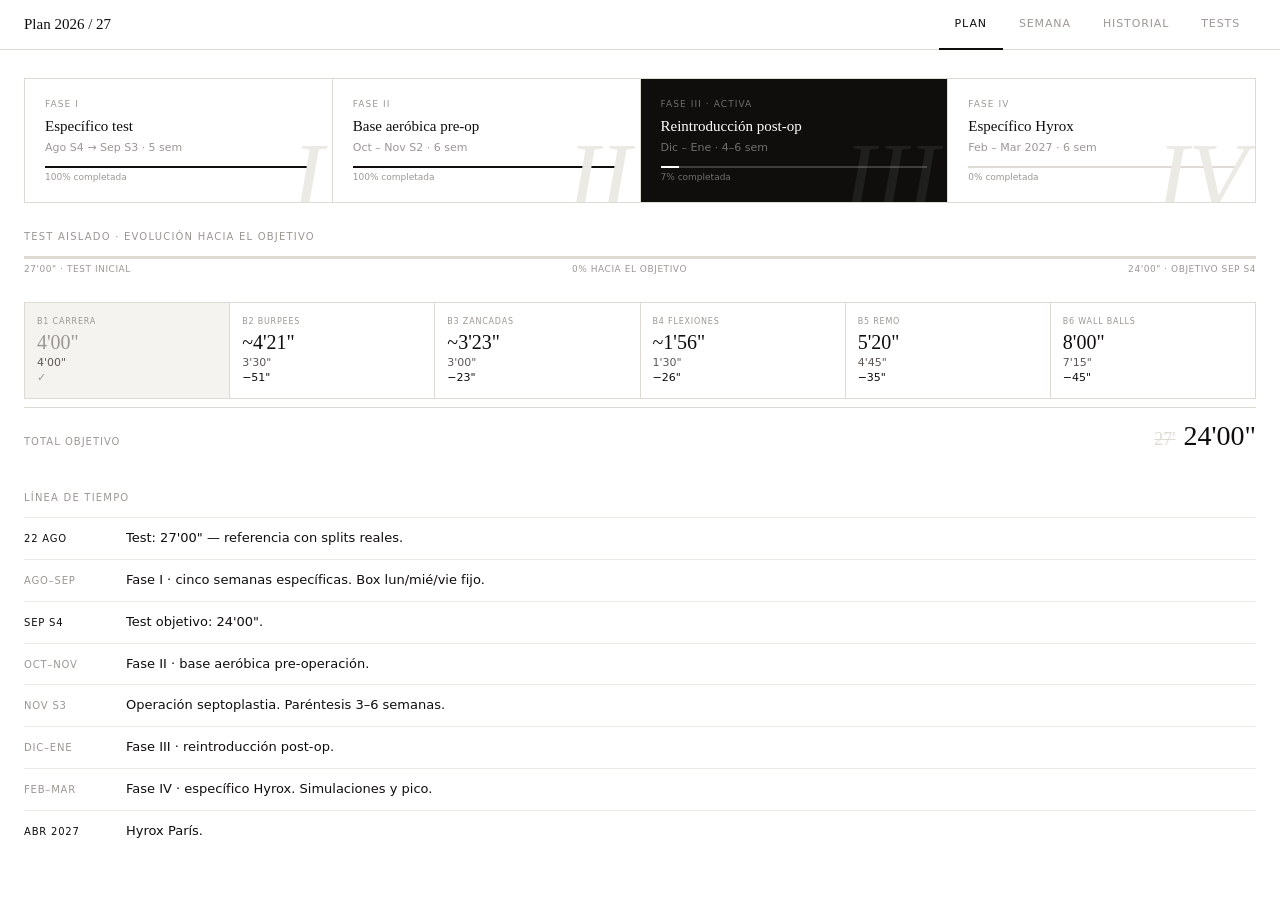
<file: training_plan_nms.html>
<!DOCTYPE html>
<html lang="es">
<head>
<meta charset="UTF-8">
<meta name="viewport" content="width=device-width, initial-scale=1.0, viewport-fit=cover">
<title>Plan 2026/27</title>
<link rel="preconnect" href="https://fonts.bunny.net">
<link href="https://fonts.bunny.net/css?family=instrument-serif:400,400i|instrument-sans:300,400,500,600" rel="stylesheet">
<style>
:root {
  --ink:   #0F0E0D;
  --ink2:  #2D2C2A;
  --mid:   #5C5856;
  --pale:  #9B9894;
  --rule:  #DEDBD5;
  --rule2: #ECEAE5;
  --surf:  #F5F3EF;
  --white: #FFFFFF;
  --green: #1A5C3A;
  --amber: #7A6020;
  --red:   #7A2020;
  --serif: 'Instrument Serif', Georgia, serif;
  --sans:  'Instrument Sans', system-ui, sans-serif;
}
*, *::before, *::after { box-sizing: border-box; margin: 0; padding: 0; }
html { font-size: 16px; }
body { font-family: var(--sans); font-weight: 400; background: var(--white); color: var(--ink); -webkit-font-smoothing: antialiased; padding-top: 50px; }

/* ── TOPBAR ── */
.bar { position: fixed; top: 0; left: 0; right: 0; z-index: 100; height: 50px; background: rgba(255,255,255,.96); backdrop-filter: blur(12px); border-bottom: 1px solid var(--rule); display: flex; align-items: center; }
.bar-in { width: 100%; padding: 0 24px; display: flex; justify-content: space-between; align-items: center; }
.bar-logo { font-family: var(--serif); font-size: 15px; color: var(--ink); }
.bar-tabs { display: flex; }
.tab { padding: 0 16px; height: 50px; display: flex; align-items: center; font-size: 11px; font-weight: 400; letter-spacing: .08em; text-transform: uppercase; color: var(--pale); cursor: pointer; border-bottom: 2px solid transparent; transition: color .12s, border-color .12s; user-select: none; white-space: nowrap; }
.tab:hover { color: var(--ink); }
.tab.on { color: var(--ink); border-bottom-color: var(--ink); }
@media(max-width:600px) { .tab { padding: 0 10px; font-size: 10px; } .bar-logo { font-size: 13px; } }

/* ── SECTIONS ── */
.sec { display: none; }
.sec.on { display: block; }

/* ── PLAN ── */
.plan-wrap { padding: 28px 24px; }

/* fase strip */
.fase-strip { display: grid; grid-template-columns: repeat(4,1fr); gap: 1px; background: var(--rule); border: 1px solid var(--rule); margin-bottom: 28px; }
@media(max-width:700px) { .fase-strip { grid-template-columns: 1fr 1fr; } }
.fcard { background: var(--white); padding: 20px; position: relative; overflow: hidden; cursor: default; }
.fcard.act { background: var(--ink); }
.fnum-bg { font-family: var(--serif); font-size: 96px; font-weight: 400; font-style: italic; line-height: .7; color: var(--rule2); position: absolute; bottom: -8px; right: 8px; user-select: none; pointer-events: none; }
.fcard.act .fnum-bg { color: rgba(255,255,255,.07); }
.fk { font-size: 9px; font-weight: 400; letter-spacing: .12em; text-transform: uppercase; color: var(--pale); margin-bottom: 8px; }
.fcard.act .fk { color: rgba(255,255,255,.4); }
.ftitle { font-family: var(--serif); font-size: 15px; color: var(--ink); line-height: 1.2; }
.fcard.act .ftitle { color: var(--white); }
.fdates { font-size: 11px; font-weight: 300; color: var(--pale); margin-top: 6px; }
.fcard.act .fdates { color: rgba(255,255,255,.4); }
.fprog { height: 2px; background: var(--rule); margin-top: 12px; }
.fcard.act .fprog { background: rgba(255,255,255,.2); }
.fprog-fill { height: 100%; background: var(--ink); }
.fcard.act .fprog-fill { background: var(--white); }
.fpct { font-size: 9px; color: var(--pale); margin-top: 4px; }
.fcard.act .fpct { color: rgba(255,255,255,.4); }

/* splits ref */
.plan-section-label { font-size: 10px; font-weight: 400; letter-spacing: .12em; text-transform: uppercase; color: var(--pale); margin-bottom: 14px; }
.splits-ref { display: grid; grid-template-columns: repeat(6,1fr); gap: 1px; background: var(--rule); border: 1px solid var(--rule); margin-bottom: 8px; }
@media(max-width:700px) { .splits-ref { grid-template-columns: repeat(3,1fr); } }
@media(max-width:420px) { .splits-ref { grid-template-columns: repeat(2,1fr); } }
.sr-cell { background: var(--white); padding: 14px 12px; }
.sr-cell.dim { background: var(--surf); }
.sr-name { font-size: 8px; font-weight: 400; letter-spacing: .1em; text-transform: uppercase; color: var(--pale); margin-bottom: 6px; }
.sr-now { font-family: var(--serif); font-size: 20px; color: var(--ink); line-height: 1; }
.sr-cell.dim .sr-now { color: var(--pale); }
.sr-obj { font-size: 11px; font-weight: 300; color: var(--mid); margin-top: 4px; }
.sr-gain { font-size: 11px; font-weight: 500; color: var(--ink); margin-top: 2px; }
.sr-cell.dim .sr-gain { color: var(--pale); }
.total-row { display: flex; justify-content: space-between; align-items: baseline; padding: 12px 0; border-top: 1px solid var(--rule); margin-bottom: 28px; }
.total-lbl { font-size: 10px; letter-spacing: .1em; text-transform: uppercase; color: var(--pale); }
.total-val { font-family: var(--serif); font-size: 28px; color: var(--ink); }
.total-old { font-family: var(--serif); font-size: 18px; color: var(--rule); text-decoration: line-through; margin-right: 8px; }
.goal-bar-wrap { height: 3px; background: var(--rule); margin: 10px 0 5px; }
.goal-bar-fill { height: 100%; background: var(--ink); transition: width .5s; }
.goal-meta { display: flex; justify-content: space-between; font-size: 9px; letter-spacing: .06em; text-transform: uppercase; color: var(--pale); margin-bottom: 28px; }

/* timeline */
.tl { border-top: 1px solid var(--rule2); }
.tl-row { display: grid; grid-template-columns: 86px 1fr; gap: 0 16px; padding: 11px 0; border-bottom: 1px solid var(--rule2); align-items: baseline; }
.tl-row:last-child { border-bottom: none; }
.tl-d { font-size: 10px; font-weight: 400; letter-spacing: .08em; text-transform: uppercase; color: var(--pale); }
.tl-d.on { color: var(--ink); font-weight: 500; }
.tl-t { font-size: 13px; font-weight: 300; color: var(--ink); line-height: 1.45; }
.tl-t b { font-weight: 500; }
.tl-t em { color: var(--mid); font-style: normal; }

/* ── SEMANA ── */
.wk-nav { display: flex; align-items: center; justify-content: space-between; padding: 14px 24px; border-bottom: 1px solid var(--rule); }
.wk-title { font-family: var(--serif); font-size: 17px; color: var(--ink); }
.btn-wk { background: none; border: 1px solid var(--rule); padding: 6px 14px; font-family: var(--sans); font-size: 10px; font-weight: 400; letter-spacing: .08em; text-transform: uppercase; color: var(--mid); cursor: pointer; transition: all .12s; }
.btn-wk:hover { border-color: var(--ink); color: var(--ink); }

/* week grid — 7 equal cols, contained padding */
.wk-grid { display: grid; grid-template-columns: repeat(7,1fr); border-bottom: 1px solid var(--rule); }
.day-col { border-right: 1px solid var(--rule); min-height: 180px; display: flex; flex-direction: column; cursor: pointer; transition: background .1s; }
.day-col:last-child { border-right: none; }
.day-col:hover { background: var(--surf); }
.day-col.selected { background: var(--surf); outline: 2px solid var(--ink); outline-offset: -2px; }

.day-hd { padding: 10px 10px 8px; border-bottom: 1px solid var(--rule); flex-shrink: 0; }
.day-hd.box-hd { background: var(--ink); }
.day-hd.rest-hd { background: var(--surf); }
.day-hd.today-hd { outline: 2px solid var(--ink); outline-offset: -2px; }
.day-dn { font-size: 8px; font-weight: 600; letter-spacing: .1em; text-transform: uppercase; color: var(--pale); margin-bottom: 3px; }
.day-hd.box-hd .day-dn { color: rgba(255,255,255,.5); }
.day-hd.rest-hd .day-dn { color: var(--rule); }
.day-num { font-family: var(--serif); font-size: 20px; line-height: 1; color: var(--ink); }
.day-hd.box-hd .day-num { color: var(--white); }
.day-hd.rest-hd .day-num { color: var(--pale); }

.day-body { flex: 1; padding: 8px 10px 10px; display: flex; flex-direction: column; }
.day-type-tag { font-size: 8px; font-weight: 500; letter-spacing: .08em; text-transform: uppercase; padding: 2px 6px; border: 1px solid var(--rule); color: var(--mid); display: inline-block; align-self: flex-start; margin-bottom: 6px; }
.day-summary { font-size: 10px; font-weight: 300; line-height: 1.45; color: var(--ink); flex: 1; }
.day-dot { width: 5px; height: 5px; border-radius: 50%; background: var(--ink); margin-top: auto; align-self: flex-end; }
.day-planned { font-size: 10px; font-weight: 300; color: var(--pale); font-style: italic; flex: 1; }
.day-whoop { display: flex; align-items: center; gap: 4px; margin-top: auto; padding-top: 6px; border-top: 1px solid var(--rule2); }
.w-pip { width: 5px; height: 5px; border-radius: 50%; flex-shrink: 0; }
.w-pip.g { background: var(--green); }
.w-pip.a { background: var(--amber); }
.w-pip.r { background: var(--red); }
.w-pip.n { background: var(--rule); }
.day-whoop-val { font-size: 9px; color: var(--mid); }

@media(max-width:700px) {
  .day-num { font-size: 15px; }
  .day-summary { display: none; }
  .day-col { min-height: 90px; }
}

/* day detail panel */
.day-detail { display: none; border-bottom: 1px solid var(--rule); background: var(--surf); }
.day-detail.open { display: block; }
.dd-inner { padding: 20px 24px 24px; }
.dd-header { display: flex; align-items: baseline; justify-content: space-between; margin-bottom: 16px; }
.dd-title { font-family: var(--serif); font-size: 22px; color: var(--ink); }
.dd-type { font-size: 10px; font-weight: 500; letter-spacing: .1em; text-transform: uppercase; color: var(--mid); border: 1px solid var(--rule); padding: 3px 9px; background: var(--white); }
.dd-close { background: none; border: none; font-size: 18px; color: var(--pale); cursor: pointer; padding: 0 4px; line-height: 1; transition: color .1s; }
.dd-close:hover { color: var(--ink); }
.dd-meta { display: flex; gap: 20px; margin-bottom: 16px; flex-wrap: wrap; }
.dd-meta-item { font-size: 11px; font-weight: 300; color: var(--mid); }
.dd-meta-item b { font-weight: 500; color: var(--ink); }
.dd-blocks { display: flex; gap: 1px; background: var(--rule); border: 1px solid var(--rule); margin-bottom: 16px; flex-wrap: wrap; }
.dd-block { background: var(--white); padding: 10px 14px; flex: 1; min-width: 120px; }
.dd-block-k { font-size: 8px; font-weight: 400; letter-spacing: .1em; text-transform: uppercase; color: var(--pale); margin-bottom: 4px; }
.dd-block-v { font-family: var(--serif); font-size: 15px; color: var(--ink); }
.dd-ex-grid { display: grid; grid-template-columns: 1fr 80px 70px; gap: 0; border-top: 1px solid var(--rule2); }
.dd-ex-hd { font-size: 8px; font-weight: 500; letter-spacing: .1em; text-transform: uppercase; color: var(--pale); padding: 8px 0 6px; border-bottom: 1px solid var(--rule); }
.dd-ex-row { display: contents; }
.dd-ex-row > div { font-size: 12px; font-weight: 300; color: var(--mid); padding: 8px 0; border-bottom: 1px solid var(--rule2); line-height: 1.4; }
.dd-ex-row > div:first-child { color: var(--ink); font-weight: 400; }
.dd-notes { margin-top: 14px; padding: 12px 14px; background: var(--white); border: 1px solid var(--rule); font-size: 13px; font-weight: 300; line-height: 1.65; color: var(--mid); }

.fase-ctx { padding: 16px 24px; font-size: 13px; font-weight: 300; color: var(--mid); line-height: 1.55; }
.fase-ctx b { font-weight: 500; color: var(--ink); }

/* ── HISTORIAL ── */
.hist-header { padding: 20px 24px 0; }
.hist-filters { display: flex; gap: 6px; flex-wrap: wrap; padding: 14px 24px 0; border-bottom: 1px solid var(--rule); padding-bottom: 14px; }
.filt-btn { background: none; border: 1px solid var(--rule); padding: 5px 12px; font-family: var(--sans); font-size: 10px; font-weight: 400; letter-spacing: .08em; text-transform: uppercase; color: var(--mid); cursor: pointer; transition: all .12s; }
.filt-btn:hover { border-color: var(--mid); }
.filt-btn.on { background: var(--ink); border-color: var(--ink); color: var(--white); }
.h-grid { display: flex; flex-direction: column; }
.h-card { border-bottom: 1px solid var(--rule); }
.h-head { padding: 16px 24px; display: grid; grid-template-columns: 110px 1fr auto; gap: 0 16px; align-items: start; cursor: pointer; }
.h-head:hover { background: var(--surf); }
.h-date { font-family: var(--serif); font-size: 15px; color: var(--ink); }
.h-date-dow { font-size: 9px; font-weight: 400; letter-spacing: .08em; text-transform: uppercase; color: var(--pale); margin-top: 2px; }
.h-center {}
.h-type { font-size: 9px; font-weight: 500; letter-spacing: .1em; text-transform: uppercase; color: var(--mid); border: 1px solid var(--rule); padding: 2px 7px; display: inline-block; margin-bottom: 5px; }
.h-summary { font-size: 13px; font-weight: 300; color: var(--mid); line-height: 1.5; }
.h-summary b { font-weight: 500; color: var(--ink); }
.h-right { display: flex; flex-direction: column; align-items: flex-end; gap: 4px; flex-shrink: 0; }
.h-rec { font-family: var(--serif); font-size: 20px; line-height: 1; }
.h-rec-lbl { font-size: 8px; letter-spacing: .08em; text-transform: uppercase; color: var(--pale); }
.h-body { display: none; padding: 16px 24px 20px; border-top: 1px solid var(--rule2); background: var(--surf); }
.h-body.open { display: block; }
.h-body-grid { display: grid; grid-template-columns: repeat(auto-fill, minmax(140px,1fr)); gap: 14px; margin-bottom: 14px; }
.h-data-k { font-size: 9px; font-weight: 400; letter-spacing: .12em; text-transform: uppercase; color: var(--pale); margin-bottom: 4px; }
.h-data-v { font-family: var(--serif); font-size: 17px; color: var(--ink); }
.h-splits { display: flex; gap: 1px; background: var(--rule); border: 1px solid var(--rule); margin-bottom: 14px; flex-wrap: wrap; }
.h-split { background: var(--white); padding: 10px 12px; flex: 1; min-width: 80px; }
.h-split-k { font-size: 8px; letter-spacing: .1em; text-transform: uppercase; color: var(--pale); margin-bottom: 4px; }
.h-split-v { font-family: var(--serif); font-size: 14px; color: var(--ink); }
.h-ex-table { width: 100%; border-collapse: collapse; }
.h-ex-table td { font-size: 12px; font-weight: 300; padding: 7px 0; border-bottom: 1px solid var(--rule2); color: var(--mid); }
.h-ex-table tr:last-child td { border-bottom: none; }
.h-ex-table td:first-child { color: var(--ink); font-weight: 400; width: 55%; }
.h-notes { margin-top: 12px; padding: 12px 14px; background: var(--white); border: 1px solid var(--rule); font-size: 13px; font-weight: 300; line-height: 1.65; color: var(--mid); }
.h-empty { padding: 48px 24px; text-align: center; font-size: 13px; font-weight: 300; color: var(--pale); }

/* ── SPLITS ── */
.spl-wrap { padding: 24px; }
.spl-hero { display: grid; grid-template-columns: 1fr 1px 1fr; border: 1px solid var(--rule); margin-bottom: 24px; }
.spl-div { background: var(--rule); }
.spl-stat { padding: 24px 20px; }
.spl-k { font-size: 10px; font-weight: 400; letter-spacing: .12em; text-transform: uppercase; color: var(--pale); margin-bottom: 8px; }
.spl-big { font-family: var(--serif); font-size: clamp(44px,7vw,80px); font-weight: 400; line-height: .82; letter-spacing: -.02em; color: var(--ink); }
.spl-big.dim { color: var(--rule); }
.spl-sub { font-size: 11px; font-weight: 300; color: var(--mid); margin-top: 8px; }
@media(max-width:500px) { .spl-hero { grid-template-columns: 1fr; } .spl-div { display: none; } }

.spl-list { border-top: 1px solid var(--rule); }
.spl-row { display: grid; grid-template-columns: 96px 64px 1fr; gap: 0 16px; padding: 16px 0; border-bottom: 1px solid var(--rule2); align-items: center; }
.spl-row:last-child { border-bottom: none; }
.spl-row.best { background: var(--surf); margin: 0 -24px; padding: 16px 24px; }
.spl-d { font-size: 11px; font-weight: 300; color: var(--mid); }
.spl-tot { font-family: var(--serif); font-size: 20px; color: var(--ink); }
.spl-row.best .spl-tot { font-weight: 700; }
.spl-bars { display: flex; align-items: flex-end; gap: 3px; height: 32px; }
.spl-bwrap { display: flex; flex-direction: column; align-items: center; gap: 2px; }
.spl-bar { width: 12px; background: var(--rule); }
.spl-row.best .spl-bar { background: var(--ink); }
.spl-blbl { font-size: 7px; letter-spacing: .05em; text-transform: uppercase; color: var(--pale); }
.spl-notes { font-size: 11px; color: var(--pale); grid-column: 1/-1; margin-top: -8px; padding-bottom: 4px; }
.spl-empty { padding: 48px 0; text-align: center; font-size: 13px; font-weight: 300; color: var(--pale); }
</style>
</head>
<body>

<header class="bar">
  <div class="bar-in">
    <div class="bar-logo">Plan 2026 / 27</div>
    <div class="bar-tabs">
      <div class="tab on"  onclick="nav('plan',this)">Plan</div>
      <div class="tab"     onclick="nav('semana',this)">Semana</div>
      <div class="tab"     onclick="nav('historial',this)">Historial</div>
      <div class="tab"     onclick="nav('splits',this)">Tests</div>
    </div>
  </div>
</header>

<!-- ═══ PLAN ═══ -->
<section class="sec on" id="s-plan">
  <div class="plan-wrap">
    <div class="fase-strip" id="fase-strip"></div>

    <div class="plan-section-label">Test aislado · evolución hacia el objetivo</div>
    <div class="goal-bar-wrap"><div class="goal-bar-fill" id="plan-goal-bar" style="width:0%"></div></div>
    <div class="goal-meta">
      <span>27'00" · test inicial</span>
      <span id="plan-goal-pct">0%</span>
      <span>24'00" · objetivo sep S4</span>
    </div>

    <div class="splits-ref" id="splits-ref"></div>
    <div class="total-row">
      <div class="total-lbl">Total objetivo</div>
      <div><span class="total-old">27'</span><span class="total-val">24'00"</span></div>
    </div>

    <div class="plan-section-label" style="margin-bottom:14px">Línea de tiempo</div>
    <div class="tl" id="plan-tl"></div>
  </div>
</section>

<!-- ═══ SEMANA ═══ -->
<section class="sec" id="s-semana">
  <div class="wk-nav">
    <button class="btn-wk" onclick="shiftWk(-1)">← Anterior</button>
    <div class="wk-title" id="wk-title">—</div>
    <button class="btn-wk" onclick="shiftWk(1)">Siguiente →</button>
  </div>
  <div class="wk-grid" id="wk-grid"></div>
  <div class="day-detail" id="day-detail">
    <div class="dd-inner" id="dd-inner"></div>
  </div>
  <div class="fase-ctx" id="fase-ctx"></div>
</section>

<!-- ═══ HISTORIAL ═══ -->
<section class="sec" id="s-historial">
  <div class="hist-header">
    <div class="plan-section-label" style="margin:0 0 14px">Sesiones registradas</div>
  </div>
  <div class="hist-filters" id="hist-filters"></div>
  <div class="h-grid" id="h-grid"></div>
</section>

<!-- ═══ TESTS ═══ -->
<section class="sec" id="s-splits">
  <div class="spl-wrap">
    <div class="plan-section-label" style="margin-bottom:16px">50 burpees → 1km remo → 50 WB · evolución</div>
    <div class="spl-hero">
      <div class="spl-stat">
        <div class="spl-k">Mejor resultado</div>
        <div class="spl-big dim" id="spl-best">—</div>
        <div class="spl-sub" id="spl-best-sub">Sin datos aún</div>
      </div>
      <div class="spl-div"></div>
      <div class="spl-stat">
        <div class="spl-k">Objetivo · Sep S4</div>
        <div class="spl-big">24'</div>
        <div class="spl-sub">−3'00" respecto al test inicial del 22 ago</div>
      </div>
    </div>
    <div class="plan-section-label" style="margin-bottom:0">Historial de tests</div>
    <div class="spl-list" id="spl-list"></div>
  </div>
</section>

<script>
/* ════════════════════════════════════════
   DATA — fuente única de verdad
   Claude actualiza estos arrays desde el chat
════════════════════════════════════════ */
const FASES = [
  { num:'I',   label:'Específico test',         dates:'Ago S4 → Sep S3 · 5 sem', desc:'Box lun/mié/vie fijo. Martes y sábado atacan los cuatro bloques con margen. Prioridad: burpees ritmo constante, remo técnica de piernas, WB sin romper la sentadilla.', start:'2026-08-25', end:'2026-09-27' },
  { num:'II',  label:'Base aeróbica pre-op',    dates:'Oct – Nov S2 · 6 sem',     desc:'Box fijo. Volumen de carrera Z2 sin buscar rendimiento. El objetivo es llegar a la operación con la mejor base posible.', start:'2026-09-28', end:'2026-11-15' },
  { num:'III', label:'Reintroducción post-op',  dates:'Dic – Ene · 4–6 sem',      desc:'Vuelta al box con autorización médica al 60–70%. Respiración nasal como regulador de intensidad.', start:'2026-12-01', end:'2027-01-31' },
  { num:'IV',  label:'Específico Hyrox',        dates:'Feb – Mar 2027 · 6 sem',   desc:'Box como entrenamiento Hyrox consciente. Martes intervalos de calidad. Sábado simulacros cronometrados.', start:'2027-02-01', end:'2027-03-31' },
];

const TIMELINE = [
  { d:'22 ago',   t:'Test: 27\'00" — referencia con splits reales.', on:true },
  { d:'Ago–Sep',  t:'Fase I · cinco semanas específicas. Box lun/mié/vie fijo.', on:false },
  { d:'Sep S4',   t:'Test objetivo: 24\'00".', on:true },
  { d:'Oct–Nov',  t:'Fase II · base aeróbica pre-operación.', on:false },
  { d:'Nov S3',   t:'Operación septoplastia. Paréntesis 3–6 semanas.', on:false },
  { d:'Dic–Ene',  t:'Fase III · reintroducción post-op.', on:false },
  { d:'Feb–Mar',  t:'Fase IV · específico Hyrox. Simulaciones y pico.', on:false },
  { d:'Abr 2027', t:'Hyrox París.', on:true },
];

const SPLITS_REF = [
  { name:'B1 Carrera',    now:"4'00\"",  obj:"4'00\"",  gain:'✓',    dim:true },
  { name:'B2 Burpees',    now:"~4'21\"", obj:"3'30\"",  gain:'−51"', dim:false },
  { name:'B3 Zancadas',   now:"~3'23\"", obj:"3'00\"",  gain:'−23"', dim:false },
  { name:'B4 Flexiones',  now:"~1'56\"", obj:"1'30\"",  gain:'−26"', dim:false },
  { name:'B5 Remo',       now:"5'20\"",  obj:"4'45\"",  gain:'−35"', dim:false },
  { name:'B6 Wall balls', now:"8'00\"",  obj:"7'15\"",  gain:'−45"', dim:false },
];

// SCHEDULE: 0=Dom, 1=Lun, 2=Mar, 3=Mié, 4=Jue, 5=Vie, 6=Sáb
// Claude actualiza esto cada semana según el plan real
const SCHEDULE = {
  0:{ label:'DOM', type:'Descanso',             isBox:false, rest:true  },
  1:{ label:'LUN', type:'Box · Hyrox',          isBox:true,  rest:false },
  2:{ label:'MAR', type:'Box',                  isBox:true,  rest:false },
  3:{ label:'MIÉ', type:'Box · Hyrox fuerza',   isBox:true,  rest:false },
  4:{ label:'JUE', type:'Open solo',            isBox:false, rest:false },
  5:{ label:'VIE', type:'Box · Hyrox potencia', isBox:true,  rest:false },
  6:{ label:'SÁB', type:'Test aislado',         isBox:false, rest:false },
};

// SESSIONS — Claude añade una entrada por sesión desde el chat
// Campos: id, date (YYYY-MM-DD), type, category, summary,
//         recovery, hrv, rhr, feel, duration,
//         blocks:[{label,val}], exercises:[{name,load,reps}], notes
// category: 'Hyrox' | 'CrossFit' | 'Test' | 'Carrera' | 'Movilidad' | 'Open'
const SESSIONS = [
  {
    id:1, date:'2026-08-24', type:'Box · Hyrox completo', category:'Hyrox',
    summary:'Ahíbridos/Hyrox — 5 estaciones 40" on / 20" off. Cal. 6 min EMOM 45".',
    recovery:null, hrv:null, rhr:null, feel:null, duration:'~60 min',
    blocks:[{label:'Calentamiento',val:'6 min EMOM 45"'},{label:'Estaciones',val:'5 × 8 min · 40/20'}],
    exercises:[
      {name:'EMOM 1 — Ski erg',load:'RPE5',reps:'45"'},{name:'EMOM 2 — Zancadas frontales',load:'',reps:'45"'},
      {name:'EMOM 3 — Flexiones judo',load:'',reps:'45"'},{name:'EMOM 4 — Remo',load:'RPE5',reps:'45"'},
      {name:'EMOM 5 — KB swings',load:'',reps:'45"'},{name:'EMOM 6 — Burpees + squat jump',load:'',reps:'45"'},
      {name:'#1A — Empuje underhand trineo',load:'RPE9',reps:'40"'},{name:'#1B — Carrera',load:'RPE9',reps:'40"'},
      {name:'#2A — Flexiones liberando manos',load:'',reps:'40"'},{name:'#2B — Sprint remo',load:'RPE9',reps:'40"'},
      {name:'#3A — Zancadas frontales goblet KB',load:'',reps:'40"'},{name:'#3B — Remo seesaw doble KB',load:'',reps:'40"'},
      {name:'#4A — Plancha antebrazos',load:'',reps:'40"'},{name:'#4B — Ski erg',load:'RPE9',reps:'40"'},
      {name:'#5A — KB swings rusos',load:'',reps:'40"'},{name:'#5B — Wall balls',load:'',reps:'40"'},
    ],
    notes:'WOD dirigido. 8 min por zona intercalando A y B · 40" on / 20" off.',
  },
  {
    id:2, date:'2026-08-25', type:'Box · AMRAP', category:'CrossFit',
    summary:'A60 — AMRAP 28 min. Soporte en L, dominadas al pecho, burpees salto a caja, 300m carrera.',
    recovery:null, hrv:null, rhr:null, feel:null, duration:'~40 min',
    blocks:[{label:'Formato',val:'AMRAP 28 min'}],
    exercises:[
      {name:'Soporte en L',load:'',reps:'15"'},{name:'Dominadas al pecho',load:'',reps:'12'},
      {name:'Burpees salto a caja',load:'',reps:'9'},{name:'Carrera',load:'',reps:'300m'},
    ],
    notes:'Artabros CrossFit · A60.',
  },
  {
    id:3, date:'2026-08-26', type:'Box · Hyrox fuerza', category:'Hyrox',
    summary:'Ahíbridos/Hyrox Complete — 12 roldas 2\'30" on / 45" off. 4 estaciones con carrera RPE8.',
    recovery:null, hrv:null, rhr:null, feel:null, duration:'~65 min',
    blocks:[{label:'Calentamiento',val:'7 min EMOM 45"'},{label:'Estímulo Race',val:'12 roldas · 2\'30" / 45"'}],
    exercises:[
      {name:'EMOM 1 — Carrera',load:'',reps:'200m'},{name:'EMOM 2 — Down and up + escaladores cruzados',load:'',reps:'1+10'},
      {name:'EMOM 3 — Jumping jacks frontales',load:'',reps:'45"'},{name:'EMOM 4 — Ski erg',load:'RPE5',reps:'45"'},
      {name:'EMOM 5 — Zancadas + sentadillas',load:'',reps:'2+2'},{name:'EMOM 6 — Flexiones plank jack',load:'',reps:'45"'},
      {name:'EMOM 7 — Carrera',load:'',reps:'200m'},
      {name:'#1 — Thrusters doble mancuerna',load:'RPE8',reps:'12'},{name:'#1 — Carrera FRT',load:'RPE8',reps:''},
      {name:'#2P1 — Sled pull solo brazos',load:'RPE8',reps:'15m'},{name:'#2P2 — Plancha antebrazos',load:'',reps:'pareja'},
      {name:'#3 — Wall balls',load:'RPE8',reps:'24 (9/6·6/4 kg)'},{name:'#3 — Carrera FRT',load:'RPE8',reps:''},
      {name:'#4 — Flexiones',load:'RPE8',reps:'20/25'},{name:'#4 — Ski erg FRT',load:'RPE8',reps:''},
    ],
    notes:'Cal. 7 min EMOM 45". Estímulo Race: 12 roldas de 2\'30" on / 45" off.',
  },
  {
id:4, date:'2026-08-27', type:'Open solo · Descarga activa', category:'Open',
summary:'Descarga activa. Recuperación de strain antes del Hyrox potencia (vie) y el test (sáb). Sin remo, burpees, kipping ni explosivo de piernas.',
recovery:null, hrv:null, rhr:null, feel:null, duration:'~67 min',
blocks:[{label:'Bloque A · Descompresión activa',val:'15 min · fluido · RPE 2-3'},{label:'Bloque B · Core estabilizador',val:'12 min · 3 series · pausa 45"'},{label:'Bloque C · Movilidad cadera y hombro',val:'10 min · fluido'},{label:'Bloque D · Carrera Z2',val:'20 min · FC controlada'}],
exercises:[
{name:'Foam roller dorsal — vértebra a vértebra',load:'RPE 2-3',reps:'90 seg'},
{name:'Foam roller isquiotibiales',load:'RPE 2-3',reps:'90 seg'},
{name:'Cadera flexora activa — estiramiento con rotación',load:'RPE 2-3',reps:'90 seg c/lado'},
{name:'Pelota en plantar izq. — primera pasada',load:'',reps:'2 min'},
{name:'Tobillos — círculos + flexiones plantares sentada',load:'',reps:'20 cír. + 15 fp · c/pie'},
{name:'Pino contra pared — inversión pasiva',load:'',reps:'3 × 30 seg · pausa 30"'},
{name:'Trote previo Z1',load:'Z1',reps:'400m'},
{name:'Dead bug lento — brazo y pierna contraria',load:'',reps:'3 × 8 · 4 seg/rep'},
{name:'Bird dog — pausa 3" en extensión',load:'',reps:'3 × 10'},
{name:'Plank lateral',load:'',reps:'3 × 20" c/lado'},
{name:'Hollow body estático',load:'',reps:'3 × 20"'},
{name:'Pino libre — progresión técnica',load:'',reps:'5 intentos · máx 15"'},
{name:'Hip 90/90 — rot. interna + externa',load:'',reps:'60 seg c/lado'},
{name:'Apertura torácica con foam roller bajo dorsales',load:'',reps:'90 seg'},
{name:'Estiramiento pectoral en marco de puerta',load:'',reps:'45 seg c/lado'},
{name:'Paloma en el suelo — glúteo profundo',load:'',reps:'90 seg c/lado'},
{name:'Figura-4 tumbada — variante activa',load:'',reps:'60 seg c/lado'},
{name:'Carrera Z2',load:'FC controlada',reps:'20 min'},
{name:'Vuelta a la calma — paseo',load:'',reps:'400m · 10 min'},
{name:'Pelota en plantar izq. — segunda pasada',load:'',reps:'2 min'},
{name:'Figura-4 tumbada — vuelta a la calma',load:'',reps:'90 seg c/lado'},
{name:'Respiración diafragmática',load:'',reps:'2 min · inhala 4" · pausa 2" · exhala 6"'},
{name:'Pino contra pared — última inversión',load:'',reps:'60 seg'},
],
notes:'Tres días consecutivos de carga alta (lun Hyrox 5 est., mar AMRAP, mié 12 roldas). Papel del jueves: vaciar tensión, mantener movilidad articular y dejar el SNC listo para el viernes. Plantar izquierda: dos pasadas. Criterio WHOOP: Verde/Amarillo alto → A+B+C+D · Amarillo bajo → A+B+C · Rojo → solo A + 20\' paseo.',
},
];

// TEST_SPLITS — resultados del test aislado 50 burpees → 1km remo → 50 WB
const TEST_SPLITS = [
  { id:1, date:'2026-08-22', total:"27'00\"", totalSecs:1620, b:["4'00\"","~4'21\"","~3'23\"","~1'56\"","5'20\"","8'00\""], notes:"Test inicial. Entrada a WB a las 19'." },
];

/* ════════════════════════════════════════
   HELPERS
════════════════════════════════════════ */
const iso = d => d.toISOString().split('T')[0];
const TODAY = iso(new Date());

function monday(d) {
  const t = new Date(d); t.setHours(0,0,0,0);
  const dow = t.getDay();
  t.setDate(t.getDate() - (dow === 0 ? 6 : dow - 1));
  return t;
}
function addD(d,n) { const t=new Date(d); t.setDate(t.getDate()+n); return t; }
function fmtShort(ds) { return new Date(ds+'T12:00').toLocaleDateString('es-ES',{day:'numeric',month:'short'}); }
function fmtMed(ds)   { return new Date(ds+'T12:00').toLocaleDateString('es-ES',{weekday:'long',day:'numeric',month:'long'}); }
function fmtDow(ds)   { return new Date(ds+'T12:00').toLocaleDateString('es-ES',{weekday:'short'}).toUpperCase(); }
function whoopCls(r)  { if(!r) return 'n'; return r>=67?'g':r>=50?'a':'r'; }
function parseMins(s) {
  if(!s) return null;
  s = String(s).replace(/[~'"″]/g,'');
  const m = s.match(/(\d+)[':.](\d+)/);
  if(m) return parseInt(m[1])*60+parseInt(m[2]);
  const n = parseFloat(s); return isNaN(n)?null:n;
}

let currentWeek = monday(new Date());
let selectedDay = null;
let histFilter  = 'Todos';

/* ════════════════════════════════════════
   NAV
════════════════════════════════════════ */
function nav(id, el) {
  document.querySelectorAll('.sec').forEach(s=>s.classList.remove('on'));
  document.querySelectorAll('.tab').forEach(t=>t.classList.remove('on'));
  document.getElementById('s-'+id).classList.add('on');
  el.classList.add('on');
  if(id==='plan')     renderPlan();
  if(id==='semana')   renderWeek();
  if(id==='historial') renderHistorial();
  if(id==='splits')   renderSplits();
  window.scrollTo(0,0);
}

/* ════════════════════════════════════════
   PLAN
════════════════════════════════════════ */
function renderPlan() {
  const now = new Date();

  // fase cards
  document.getElementById('fase-strip').innerHTML = FASES.map(f => {
    const s=new Date(f.start), e=new Date(f.end);
    const pct = Math.round(Math.max(0,Math.min(1,(now-s)/(e-s)))*100);
    const isA = now>=s && now<=e;
    return `<div class="fcard${isA?' act':''}">
      <div class="fnum-bg">${f.num}</div>
      <div class="fk">Fase ${f.num}${isA?' · Activa':''}</div>
      <div class="ftitle">${f.label}</div>
      <div class="fdates">${f.dates}</div>
      <div class="fprog"><div class="fprog-fill" style="width:${pct}%"></div></div>
      <div class="fpct">${pct}% completada</div>
    </div>`;
  }).join('');

  // splits ref
  document.getElementById('splits-ref').innerHTML = SPLITS_REF.map(s=>`
    <div class="sr-cell${s.dim?' dim':''}">
      <div class="sr-name">${s.name}</div>
      <div class="sr-now">${s.now}</div>
      <div class="sr-obj">${s.obj}</div>
      <div class="sr-gain">${s.gain}</div>
    </div>`).join('');

  // goal bar
  const withSecs = TEST_SPLITS.filter(s=>s.totalSecs);
  const best = withSecs.length ? Math.min(...withSecs.map(s=>s.totalSecs)) : null;
  const pct = best ? Math.min(100,Math.max(0,(1620-best)/180*100)) : 0;
  document.getElementById('plan-goal-bar').style.width = pct+'%';
  document.getElementById('plan-goal-pct').textContent = Math.round(pct)+'% hacia el objetivo';

  // timeline
  document.getElementById('plan-tl').innerHTML = TIMELINE.map(t=>`
    <div class="tl-row">
      <div class="tl-d${t.on?' on':''}">${t.d}</div>
      <div class="tl-t">${t.t}</div>
    </div>`).join('');
}

/* ════════════════════════════════════════
   SEMANA
════════════════════════════════════════ */
function shiftWk(dir) { currentWeek = addD(currentWeek, dir*7); selectedDay=null; renderWeek(); }

function renderWeek() {
  const mon = new Date(currentWeek);
  const sun = addD(mon,6);
  document.getElementById('wk-title').textContent = `${fmtShort(iso(mon))} — ${fmtShort(iso(sun))}`;
  const DLABELS = ['DOM','LUN','MAR','MIÉ','JUE','VIE','SÁB'];
  let html = '';
  for(let i=0;i<7;i++) {
    const d   = addD(mon,i);
    const ds  = iso(d);
    const dow = d.getDay();
    const sc  = SCHEDULE[dow]||{};
    const s   = SESSIONS.find(x=>x.date===ds);
    const isTd= ds===TODAY;
    const isSel=ds===selectedDay;

    let hdCls = 'day-hd';
    if(sc.isBox)  hdCls+=' box-hd';
    else if(sc.rest) hdCls+=' rest-hd';
    if(isTd) hdCls+=' today-hd';

    let body = '';
    if(s) {
      const wc = whoopCls(s.recovery);
      body = `
        <div class="day-type-tag">${s.type}</div>
        <div class="day-summary">${s.summary}</div>
        ${s.recovery?`<div class="day-whoop"><div class="w-pip ${wc}"></div><span class="day-whoop-val">${s.recovery}%</span></div>`:'<div class="day-dot"></div>'}`;
    } else if(sc.rest) {
      body = `<div class="day-planned">Descanso</div>`;
    } else {
      body = `<div class="day-type-tag">${sc.type||''}</div><div class="day-planned">Sin registrar</div>`;
    }

    html += `
    <div class="day-col${isSel?' selected':''}" onclick="selectDay('${ds}')">
      <div class="${hdCls}"><div class="day-dn">${DLABELS[dow]}</div><div class="day-num">${d.getDate()}</div></div>
      <div class="day-body">${body}</div>
    </div>`;
  }
  document.getElementById('wk-grid').innerHTML = html;
  renderDayDetail();

  // fase context
  const now = new Date();
  const fase = FASES.find(f=>now>=new Date(f.start)&&now<=new Date(f.end))||FASES[0];
  document.getElementById('fase-ctx').innerHTML = `<b>Fase ${fase.num} — ${fase.label}.</b> ${fase.desc}`;
}

function selectDay(ds) {
  selectedDay = selectedDay===ds ? null : ds;
  renderWeek();
}

function renderDayDetail() {
  const el = document.getElementById('day-detail');
  const inn = document.getElementById('dd-inner');
  if(!selectedDay) { el.classList.remove('open'); return; }
  const s = SESSIONS.find(x=>x.date===selectedDay);
  if(!s) { el.classList.remove('open'); return; }

  const hasBlocks = (s.blocks||[]).some(b=>b.val);
  const hasEx = (s.exercises||[]).length>0;

  const blocksHtml = hasBlocks ? `
    <div class="dd-blocks">
      ${s.blocks.filter(b=>b.val).map(b=>`<div class="dd-block"><div class="dd-block-k">${b.label}</div><div class="dd-block-v">${b.val}</div></div>`).join('')}
    </div>` : '';

  const exHtml = hasEx ? `
    <div class="dd-ex-grid">
      <div class="dd-ex-hd">Ejercicio</div><div class="dd-ex-hd">Carga</div><div class="dd-ex-hd">Reps</div>
      ${s.exercises.map(e=>`<div class="dd-ex-row"><div>${e.name}</div><div>${e.load||'—'}</div><div>${e.reps||'—'}</div></div>`).join('')}
    </div>` : '';

  const metaItems = [
    s.duration?`<div class="dd-meta-item"><b>${s.duration}</b></div>`:'',
    s.recovery?`<div class="dd-meta-item">Recovery <b>${s.recovery}%</b></div>`:'',
    s.hrv?`<div class="dd-meta-item">HRV <b>${s.hrv} ms</b></div>`:'',
    s.rhr?`<div class="dd-meta-item">FC reposo <b>${s.rhr} lpm</b></div>`:'',
    s.feel?`<div class="dd-meta-item">Sensación <b>${s.feel}</b></div>`:'',
  ].filter(Boolean).join('');

  inn.innerHTML = `
    <div class="dd-header">
      <div>
        <div class="dd-title">${fmtMed(selectedDay)}</div>
      </div>
      <div style="display:flex;align-items:center;gap:10px">
        <div class="dd-type">${s.type}</div>
        <button class="dd-close" onclick="selectDay('${selectedDay}')">×</button>
      </div>
    </div>
    ${metaItems?`<div class="dd-meta">${metaItems}</div>`:''}
    ${blocksHtml}
    ${exHtml}
    ${s.notes?`<div class="dd-notes">${s.notes}</div>`:''}
  `;
  el.classList.add('open');
}

/* ════════════════════════════════════════
   HISTORIAL
════════════════════════════════════════ */
function renderHistorial() {
  // categories from sessions
  const cats = ['Todos',...new Set(SESSIONS.map(s=>s.category).filter(Boolean))];
  document.getElementById('hist-filters').innerHTML = cats.map(c=>
    `<button class="filt-btn${c===histFilter?' on':''}" onclick="setFilt('${c}')">${c}</button>`
  ).join('');

  const filtered = histFilter==='Todos' ? SESSIONS : SESSIONS.filter(s=>s.category===histFilter);
  const sorted = [...filtered].sort((a,b)=>new Date(b.date)-new Date(a.date));

  const el = document.getElementById('h-grid');
  if(!sorted.length) { el.innerHTML='<div class="h-empty">Sin sesiones en esta categoría.</div>'; return; }

  el.innerHTML = sorted.map(s => {
    const wc = whoopCls(s.recovery);
    const hasBlocks = (s.blocks||[]).some(b=>b.val);
    const hasEx = (s.exercises||[]).length>0;

    const recColor = wc==='g'?'var(--green)':wc==='a'?'var(--amber)':wc==='r'?'var(--red)':'var(--pale)';

    const blocksHtml = hasBlocks ? `
      <div class="h-splits">
        ${s.blocks.filter(b=>b.val).map(b=>`<div class="h-split"><div class="h-split-k">${b.label}</div><div class="h-split-v">${b.val}</div></div>`).join('')}
      </div>` : '';

    const exHtml = hasEx ? `
      <table class="h-ex-table">
        ${s.exercises.map(e=>`<tr><td>${e.name}</td><td>${e.load||'—'}</td><td>${e.reps||'—'}</td></tr>`).join('')}
      </table>` : '';

    return `
    <div class="h-card" id="hc-${s.id}">
      <div class="h-head" onclick="toggleH(${s.id})">
        <div><div class="h-date">${fmtShort(s.date)}</div><div class="h-date-dow">${fmtDow(s.date)}</div></div>
        <div class="h-center">
          <div class="h-type">${s.category||s.type}</div>
          <div class="h-summary">${s.summary}</div>
        </div>
        <div class="h-right">
          ${s.recovery?`<div class="h-rec" style="color:${recColor}">${s.recovery}%</div><div class="h-rec-lbl">recovery</div>`:''}
        </div>
      </div>
      <div class="h-body" id="hb-${s.id}">
        <div class="h-body-grid">
          ${s.duration?`<div><div class="h-data-k">Duración</div><div class="h-data-v">${s.duration}</div></div>`:''}
          ${s.hrv?`<div><div class="h-data-k">HRV</div><div class="h-data-v">${s.hrv} ms</div></div>`:''}
          ${s.rhr?`<div><div class="h-data-k">FC reposo</div><div class="h-data-v">${s.rhr} lpm</div></div>`:''}
          ${s.feel?`<div><div class="h-data-k">Sensación</div><div class="h-data-v">${s.feel}</div></div>`:''}
        </div>
        ${blocksHtml}
        ${exHtml}
        ${s.notes?`<div class="h-notes">${s.notes}</div>`:''}
      </div>
    </div>`;
  }).join('');
}

function setFilt(cat) { histFilter=cat; renderHistorial(); }
function toggleH(id) { document.getElementById('hb-'+id)?.classList.toggle('open'); }

/* ════════════════════════════════════════
   SPLITS / TESTS
════════════════════════════════════════ */
function renderSplits() {
  const withSecs = TEST_SPLITS.filter(s=>s.totalSecs);
  const best = withSecs.length ? withSecs.reduce((b,s)=>s.totalSecs<b.totalSecs?s:b) : null;

  const bestEl = document.getElementById('spl-best');
  const bestSub = document.getElementById('spl-best-sub');
  if(best) {
    bestEl.textContent = best.total;
    bestEl.classList.remove('dim');
    bestSub.textContent = fmtShort(best.date);
  }

  const maxS = TEST_SPLITS.reduce((m,s)=>Math.max(m,s.totalSecs||0),0)||1620;
  const BLABELS = ['B1','B2','B3','B4','B5','B6'];
  const sorted = [...TEST_SPLITS].sort((a,b)=>new Date(b.date)-new Date(a.date));

  const el = document.getElementById('spl-list');
  if(!sorted.length) { el.innerHTML='<div class="spl-empty">Sin tests registrados.</div>'; return; }

  el.innerHTML = sorted.map(s=>{
    const isBest = best && s.id===best.id;
    const bars = (s.b||[]).map((v,i)=>{
      const sec=parseMins(v); if(!sec) return '';
      const h = Math.max(4,Math.round(sec/maxS*32));
      return `<div class="spl-bwrap"><div class="spl-bar" style="height:${h}px"></div><div class="spl-blbl">${BLABELS[i]}</div></div>`;
    }).join('');
    return `
    <div class="spl-row${isBest?' best':''}">
      <div><div class="spl-d">${fmtShort(s.date)}</div></div>
      <div class="spl-tot">${s.total}</div>
      <div class="spl-bars">${bars||'—'}</div>
      ${s.notes?`<div class="spl-notes">${s.notes}</div>`:''}
    </div>`;
  }).join('');
}

/* ════════════════════════════════════════
   INIT
════════════════════════════════════════ */
renderPlan();
</script>
</body>
</html>
</file>
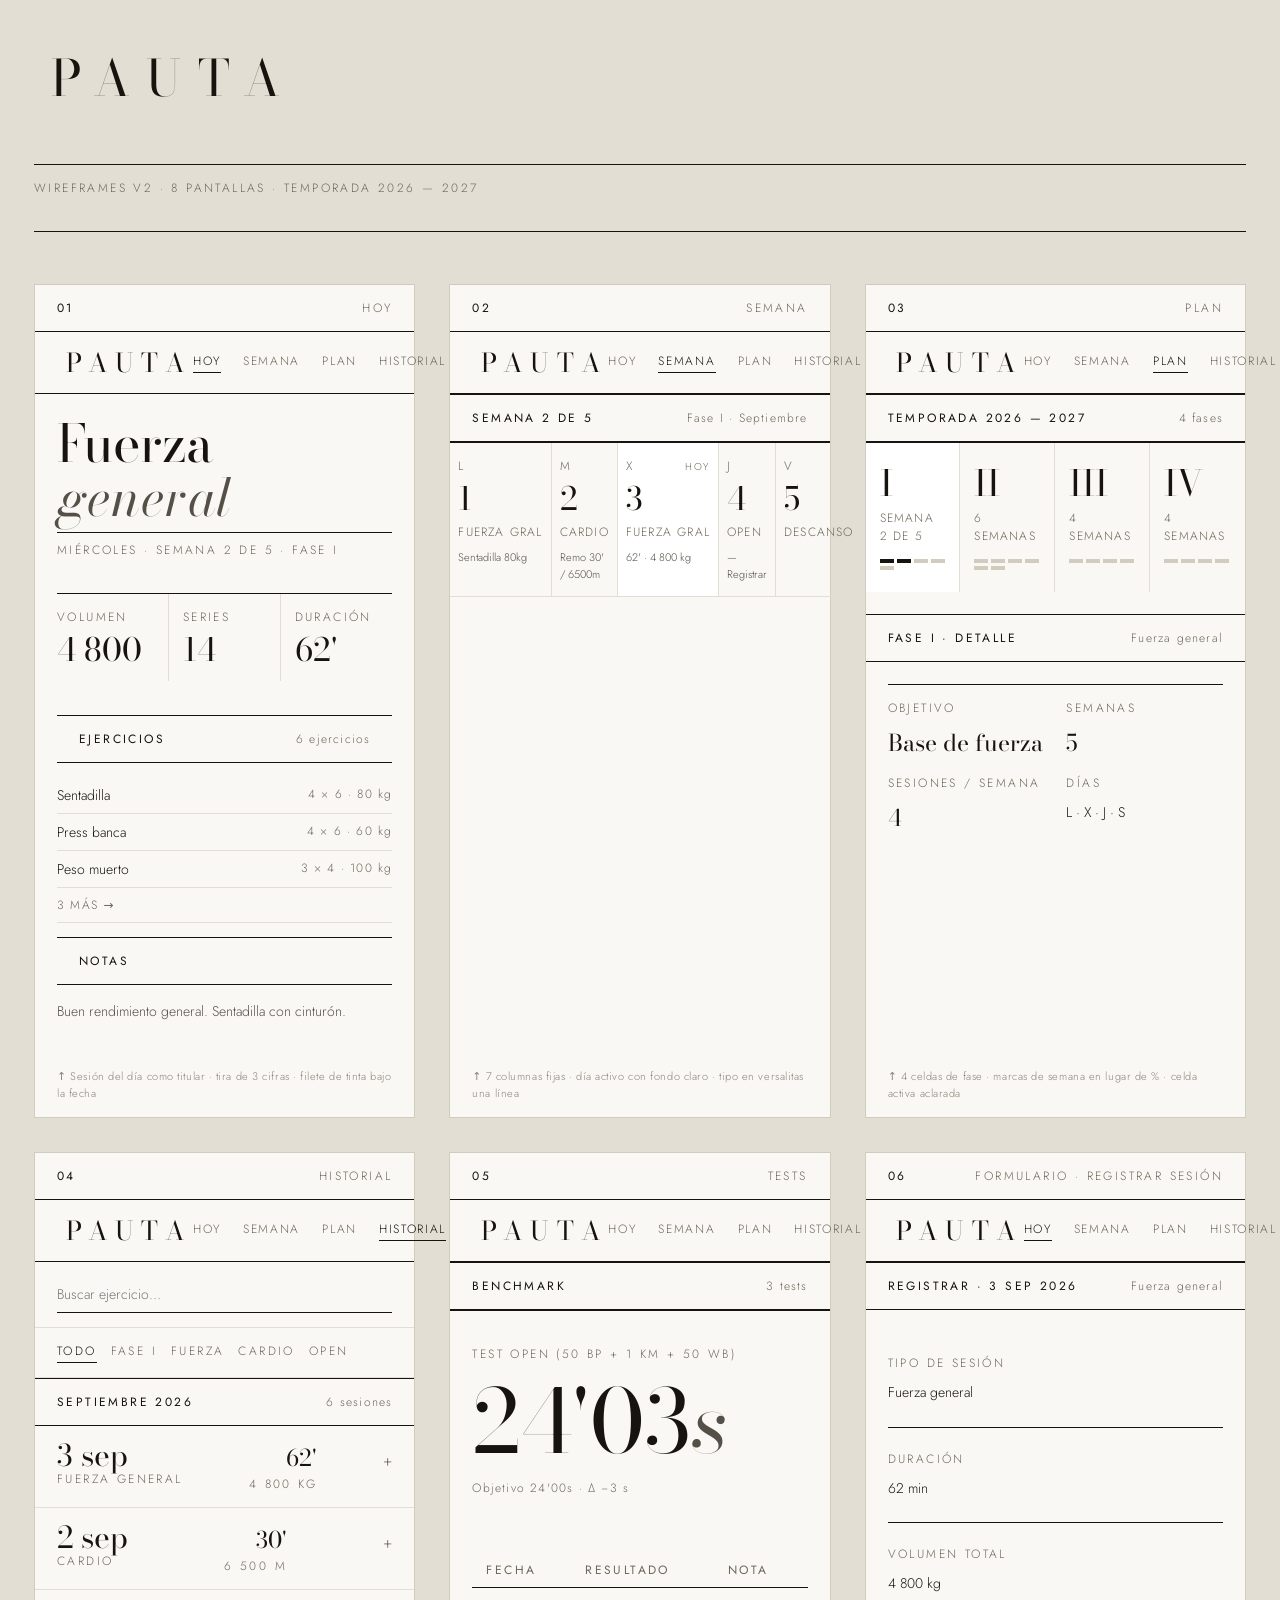
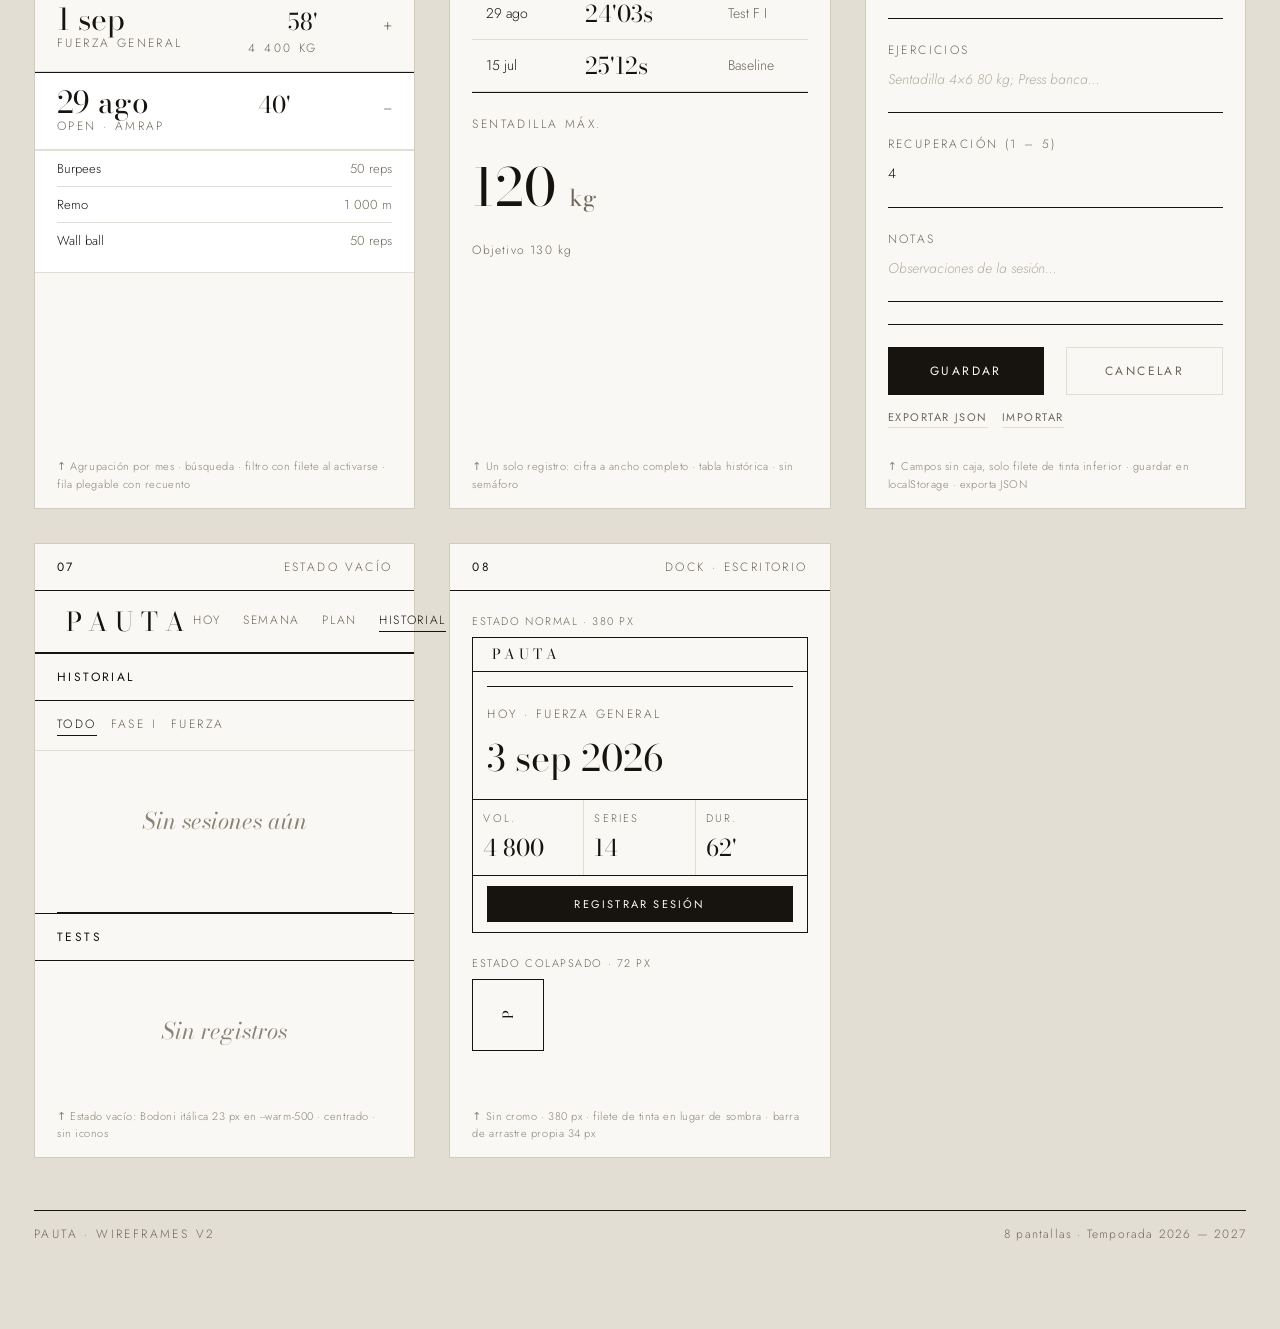
<file: docs/wireframes.html>
<!DOCTYPE html>
<html lang="es">
<head>
<meta charset="UTF-8">
<meta name="viewport" content="width=device-width, initial-scale=1">
<title>Pauta — Wireframes · v2</title>
<link rel="preconnect" href="https://fonts.googleapis.com">
<link rel="preconnect" href="https://fonts.gstatic.com" crossorigin>
<link href="https://fonts.googleapis.com/css2?family=Bodoni+Moda:ital,opsz,wght@0,6..96,400;1,6..96,400&family=Jost:wght@300;400&display=swap" rel="stylesheet">
<style>
:root {
  --warm-0:   #FFFFFF;
  --warm-50:  #FAF8F5;
  --warm-100: #F4F1EB;
  --warm-200: #E3DED4;
  --warm-300: #D2CCBF;
  --warm-400: #B3AC9E;
  --warm-500: #8A8274;
  --warm-700: #6E6759;
  --warm-800: #555047;
  --warm-900: #17140F;

  --page:           var(--warm-50);
  --surface:        var(--warm-0);
  --surface-sunken: var(--warm-100);
  --text-primary:   var(--warm-900);
  --text-secondary: var(--warm-800);
  --text-muted:     var(--warm-700);
  --line:           var(--warm-200);
  --line-strong:    var(--warm-300);
  --line-ink:       var(--warm-900);

  --font-didone: 'Bodoni Moda', Didot, Georgia, serif;
  --font-geo:    'Jost', 'Futura', system-ui, sans-serif;

  --sz-display-3: clamp(23px, 2.6vw, 30px);
  --sz-figure:    clamp(26px, 3vw, 40px);
  --sz-body:      14px;
  --sz-label:     12px;

  --sp-2: 8px;  --sp-3: 14px; --sp-4: 22px;
  --sp-5: 34px; --sp-6: 52px;
  --hair: 1px;
  --gutter: clamp(18px, 3.4vw, 34px);
  --mast-h: 62px;
}

* { margin: 0; padding: 0; box-sizing: border-box; }

body {
  background: var(--warm-200);
  font-family: var(--font-geo);
  font-weight: 300;
  color: var(--text-primary);
  padding: var(--sp-6) var(--gutter);
}

.portada {
  max-width: 1440px;
  margin: 0 auto var(--sp-6);
  padding-bottom: var(--sp-5);
  border-bottom: var(--hair) solid var(--line-ink);
}
.portada-titulo {
  font-family: var(--font-didone);
  font-size: clamp(30px, 4vw, 50px);
  letter-spacing: .34em;
  text-indent: .34em;
  text-align: justify;
  line-height: 1.04;
}
.portada-titulo::after { content: ''; display: inline-block; width: 100%; }
.portada-sub {
  margin-top: var(--sp-3);
  font-size: var(--sz-label);
  letter-spacing: .2em;
  text-transform: uppercase;
  color: var(--text-muted);
}

.grid {
  max-width: 1440px;
  margin: 0 auto;
  display: grid;
  grid-template-columns: repeat(auto-fill, minmax(360px, 1fr));
  gap: var(--sp-5);
}

.frame {
  background: var(--page);
  border: var(--hair) solid var(--line-strong);
  display: flex;
  flex-direction: column;
}
.frame-label {
  padding: var(--sp-3) var(--sp-4);
  border-bottom: var(--hair) solid var(--line-ink);
  font-size: var(--sz-label);
  letter-spacing: .2em;
  text-transform: uppercase;
  color: var(--text-muted);
  display: flex;
  justify-content: space-between;
  align-items: center;
}
.frame-label b { color: var(--text-primary); font-weight: 400; }
.frame-body { flex: 1; }

.mast {
  height: var(--mast-h);
  display: flex;
  align-items: center;
  justify-content: space-between;
  padding: 0 var(--sp-4);
  border-bottom: var(--hair) solid var(--line-ink);
}
.mast-mark {
  font-family: var(--font-didone);
  font-size: 26px;
  letter-spacing: .34em;
  text-indent: .34em;
  font-weight: 400;
}
.mast-nav {
  display: flex;
  gap: var(--sp-4);
  list-style: none;
  font-size: var(--sz-label);
  letter-spacing: .14em;
  text-transform: uppercase;
  color: var(--text-muted);
}
.mast-nav .on {
  color: var(--text-primary);
  padding-bottom: 2px;
  border-bottom: var(--hair) solid var(--line-ink);
}
.mast-date {
  font-size: var(--sz-label);
  letter-spacing: .1em;
  text-transform: uppercase;
  color: var(--text-muted);
}

.sbar {
  padding: var(--sp-3) var(--sp-4);
  border-top: var(--hair) solid var(--line-ink);
  border-bottom: var(--hair) solid var(--line-ink);
  display: flex;
  justify-content: space-between;
  align-items: baseline;
}
.sbar-title {
  font-size: var(--sz-label);
  letter-spacing: .2em;
  text-transform: uppercase;
  font-weight: 400;
}
.sbar-meta {
  font-size: var(--sz-label);
  letter-spacing: .1em;
  color: var(--text-muted);
  white-space: nowrap;
}

.content { padding: var(--sp-4); }

.hoy-title {
  font-family: var(--font-didone);
  font-size: clamp(30px, 5vw, 52px);
  line-height: 1.04;
  margin-bottom: var(--sp-2);
}
.hoy-title em { font-style: italic; color: var(--text-secondary); }
.hoy-sub {
  font-size: var(--sz-label);
  letter-spacing: .2em;
  text-transform: uppercase;
  color: var(--text-muted);
  margin-bottom: var(--sp-5);
}

.strip {
  display: grid;
  grid-template-columns: repeat(3, 1fr);
  border-top: var(--hair) solid var(--line-ink);
  margin-bottom: var(--sp-5);
}
.strip-cell {
  padding: var(--sp-3) 0;
  border-right: var(--hair) solid var(--line);
}
.strip-cell:last-child { border-right: 0; }
.strip-cell + .strip-cell { padding-left: var(--sp-3); }
.strip-lab {
  font-size: var(--sz-label);
  letter-spacing: .2em;
  text-transform: uppercase;
  color: var(--text-muted);
  display: block;
  margin-bottom: var(--sp-2);
}
.strip-val {
  font-family: var(--font-didone);
  font-size: clamp(23px, 3vw, 32px);
  line-height: 1.0;
}

.week-grid {
  display: grid;
  grid-template-columns: repeat(7, 1fr);
  border-top: var(--hair) solid var(--line-ink);
}
.day-cell {
  padding: var(--sp-3) var(--sp-2);
  border-right: var(--hair) solid var(--line);
  border-bottom: var(--hair) solid var(--line);
  min-height: 90px;
}
.day-cell:nth-child(7n) { border-right: 0; }
.day-cell.today { background: var(--warm-0); }
.day-head {
  font-size: var(--sz-label);
  letter-spacing: .14em;
  text-transform: uppercase;
  color: var(--text-muted);
  margin-bottom: var(--sp-2);
  display: flex;
  justify-content: space-between;
  align-items: baseline;
}
.day-num {
  font-family: var(--font-didone);
  font-size: clamp(23px, 3vw, 32px);
  line-height: 1.0;
  margin-bottom: var(--sp-2);
}
.day-type {
  font-size: var(--sz-label);
  letter-spacing: .1em;
  text-transform: uppercase;
  color: var(--text-muted);
  white-space: nowrap;
  overflow: hidden;
  text-overflow: ellipsis;
}
.day-sum {
  font-size: 11px;
  color: var(--text-secondary);
  line-height: 1.5;
  margin-top: var(--sp-2);
}

.phases {
  display: grid;
  grid-template-columns: repeat(4, 1fr);
  border-top: var(--hair) solid var(--line-ink);
  margin-bottom: var(--sp-4);
}
.phase-cell {
  padding: var(--sp-4) var(--sp-3);
  border-right: var(--hair) solid var(--line);
}
.phase-cell:last-child { border-right: 0; }
.phase-cell.active { background: var(--warm-0); }
.phase-num {
  font-family: var(--font-didone);
  font-size: clamp(23px, 3vw, 36px);
  line-height: 1.0;
  margin-bottom: var(--sp-2);
}
.phase-weeks {
  font-size: var(--sz-label);
  letter-spacing: .1em;
  text-transform: uppercase;
  color: var(--text-muted);
  margin-bottom: var(--sp-3);
}
.week-marks { display: flex; gap: 3px; flex-wrap: wrap; }
.wm { width: 14px; height: 4px; background: var(--line-strong); }
.wm.done { background: var(--text-primary); }

.hist-row {
  display: flex;
  justify-content: space-between;
  align-items: baseline;
  padding: var(--sp-3) var(--sp-4);
  border-bottom: var(--hair) solid var(--line);
  cursor: pointer;
}
.hist-row:first-child { border-top: var(--hair) solid var(--line-ink); }
.hist-date {
  font-family: var(--font-didone);
  font-size: var(--sz-display-3);
  line-height: 1.0;
}
.hist-type {
  font-size: var(--sz-label);
  letter-spacing: .2em;
  text-transform: uppercase;
  color: var(--text-muted);
}
.hist-arrow { font-size: 16px; color: var(--text-muted); }

.test-big {
  padding: var(--sp-5) var(--sp-4);
  border-top: var(--hair) solid var(--line-ink);
}
.test-fig-label {
  font-size: var(--sz-label);
  letter-spacing: .2em;
  text-transform: uppercase;
  color: var(--text-muted);
  margin-bottom: var(--sp-3);
}
.test-fig {
  font-family: var(--font-didone);
  font-size: clamp(42px, 8vw, 88px);
  line-height: 1.0;
}
.test-obj { margin-top: var(--sp-3); font-size: var(--sz-label); letter-spacing: .1em; color: var(--text-muted); }
.test-table { width: 100%; border-collapse: collapse; margin-top: var(--sp-4); }
.test-table th, .test-table td { text-align: left; padding: var(--sp-2) var(--sp-3); border-bottom: var(--hair) solid var(--line); font-size: var(--sz-body); }
.test-table th { font-size: var(--sz-label); letter-spacing: .2em; text-transform: uppercase; color: var(--text-muted); font-weight: 400; border-bottom: var(--hair) solid var(--line-ink); }
.test-table td:last-child { color: var(--text-muted); }

.field { padding: var(--sp-4) 0; border-bottom: var(--hair) solid var(--line-ink); position: relative; }
.field-lab { font-size: var(--sz-label); letter-spacing: .2em; text-transform: uppercase; color: var(--text-muted); margin-bottom: var(--sp-2); display: block; }
.field-val { font-size: var(--sz-body); color: var(--text-primary); line-height: 1.76; }
.field-placeholder { font-size: var(--sz-body); color: var(--warm-400); font-style: italic; }

.search-wrap { padding: var(--sp-3) var(--sp-4); border-bottom: var(--hair) solid var(--line); }
.search-input { width: 100%; border: 0; border-bottom: var(--hair) solid var(--line-ink); background: transparent; font-family: var(--font-geo); font-weight: 300; font-size: var(--sz-body); padding: var(--sp-2) 0; color: var(--text-primary); outline: 0; }

.filters { display: flex; gap: var(--sp-3); padding: var(--sp-3) var(--sp-4); border-bottom: var(--hair) solid var(--line); overflow-x: auto; }
.filter { font-size: var(--sz-label); letter-spacing: .2em; text-transform: uppercase; color: var(--text-muted); white-space: nowrap; padding-bottom: 2px; }
.filter.on { color: var(--text-primary); border-bottom: var(--hair) solid var(--line-ink); }

.empty { padding: var(--sp-6) var(--sp-4); text-align: center; font-family: var(--font-didone); font-style: italic; font-size: 23px; color: var(--warm-500); }

.dock-frame { background: var(--page); border: var(--hair) solid var(--line-ink); width: 380px; max-width: 100%; }
.dock-drag { height: 34px; border-bottom: var(--hair) solid var(--line-ink); display: flex; align-items: center; padding: 0 var(--sp-3); font-family: var(--font-didone); font-size: 14px; letter-spacing: .34em; text-indent: .34em; }

.annotation { margin-top: var(--sp-2); font-size: 11px; letter-spacing: .05em; color: var(--warm-500); font-family: var(--font-geo); font-weight: 300; line-height: 1.6; }
</style>
</head>
<body>

<header class="portada">
  <div class="portada-titulo">PAUTA</div>
  <div style="border-top: 1px solid var(--line-ink); margin: 8px 0;"></div>
  <div class="portada-sub">Wireframes v2 · 8 pantallas · Temporada 2026 — 2027</div>
</header>

<div class="grid">

  <div class="frame">
    <div class="frame-label"><b>01</b> <span>HOY</span></div>
    <div class="frame-body">
      <div class="mast">
        <span class="mast-mark">PAUTA</span>
        <ul class="mast-nav"><li class="on">Hoy</li><li>Semana</li><li>Plan</li><li>Historial</li><li>Tests</li></ul>
        <span class="mast-date">Mié 3 Sep</span>
      </div>
      <div class="content">
        <div class="hoy-title">Fuerza <em>general</em></div>
        <div style="border-bottom: 1px solid var(--line-ink); margin-bottom: 8px;"></div>
        <div class="hoy-sub">Miércoles · Semana 2 de 5 · Fase I</div>
        <div class="strip">
          <div class="strip-cell"><span class="strip-lab">Volumen</span><span class="strip-val">4 800</span></div>
          <div class="strip-cell"><span class="strip-lab">Series</span><span class="strip-val">14</span></div>
          <div class="strip-cell"><span class="strip-lab">Duración</span><span class="strip-val">62'</span></div>
        </div>
        <div class="sbar"><span class="sbar-title">Ejercicios</span><span class="sbar-meta">6 ejercicios</span></div>
        <div style="padding: 14px 0;">
          <div style="display:flex;justify-content:space-between;padding:8px 0;border-bottom:1px solid var(--line);"><span style="font-size:14px;">Sentadilla</span><span style="font-size:12px;letter-spacing:.1em;color:var(--text-muted);">4 × 6 · 80 kg</span></div>
          <div style="display:flex;justify-content:space-between;padding:8px 0;border-bottom:1px solid var(--line);"><span style="font-size:14px;">Press banca</span><span style="font-size:12px;letter-spacing:.1em;color:var(--text-muted);">4 × 6 · 60 kg</span></div>
          <div style="display:flex;justify-content:space-between;padding:8px 0;border-bottom:1px solid var(--line);"><span style="font-size:14px;">Peso muerto</span><span style="font-size:12px;letter-spacing:.1em;color:var(--text-muted);">3 × 4 · 100 kg</span></div>
          <div style="display:flex;justify-content:space-between;padding:8px 0;border-bottom:1px solid var(--line);color:var(--text-muted);"><span style="font-size:12px;letter-spacing:.1em;text-transform:uppercase;">3 más →</span></div>
        </div>
        <div class="sbar"><span class="sbar-title">Notas</span></div>
        <div style="padding:14px 0;font-size:14px;line-height:1.76;color:var(--text-secondary);">Buen rendimiento general. Sentadilla con cinturón.</div>
      </div>
    </div>
    <div class="annotation" style="padding: 0 22px 14px;">↑ Sesión del día como titular · tira de 3 cifras · filete de tinta bajo la fecha</div>
  </div>

  <div class="frame">
    <div class="frame-label"><b>02</b> <span>SEMANA</span></div>
    <div class="frame-body">
      <div class="mast">
        <span class="mast-mark">PAUTA</span>
        <ul class="mast-nav"><li>Hoy</li><li class="on">Semana</li><li>Plan</li><li>Historial</li><li>Tests</li></ul>
        <span class="mast-date">2 — 8 Sep 2026</span>
      </div>
      <div class="sbar"><span class="sbar-title">Semana 2 de 5</span><span class="sbar-meta">Fase I · Septiembre</span></div>
      <div class="week-grid">
        <div class="day-cell"><div class="day-head"><span>L</span></div><div class="day-num">1</div><div class="day-type">Fuerza gral</div><div class="day-sum">Sentadilla 80kg</div></div>
        <div class="day-cell"><div class="day-head"><span>M</span></div><div class="day-num">2</div><div class="day-type">Cardio</div><div class="day-sum">Remo 30' / 6500m</div></div>
        <div class="day-cell today"><div class="day-head"><span>X</span><span style="font-size:10px;">HOY</span></div><div class="day-num">3</div><div class="day-type">Fuerza gral</div><div class="day-sum">62' · 4 800 kg</div></div>
        <div class="day-cell"><div class="day-head"><span>J</span></div><div class="day-num">4</div><div class="day-type">Open</div><div class="day-sum">— Registrar</div></div>
        <div class="day-cell"><div class="day-head"><span>V</span></div><div class="day-num">5</div><div class="day-type">Descanso</div></div>
        <div class="day-cell"><div class="day-head"><span>S</span></div><div class="day-num">6</div><div class="day-type">Open</div><div class="day-sum">— Registrar</div></div>
        <div class="day-cell" style="border-right:0;"><div class="day-head"><span>D</span></div><div class="day-num">7</div><div class="day-type">Descanso</div></div>
      </div>
    </div>
    <div class="annotation" style="padding: 0 22px 14px;">↑ 7 columnas fijas · día activo con fondo claro · tipo en versalitas una línea</div>
  </div>

  <div class="frame">
    <div class="frame-label"><b>03</b> <span>PLAN</span></div>
    <div class="frame-body">
      <div class="mast">
        <span class="mast-mark">PAUTA</span>
        <ul class="mast-nav"><li>Hoy</li><li>Semana</li><li class="on">Plan</li><li>Historial</li><li>Tests</li></ul>
        <span class="mast-date">2026 — 2027</span>
      </div>
      <div class="sbar"><span class="sbar-title">Temporada 2026 — 2027</span><span class="sbar-meta">4 fases</span></div>
      <div class="phases">
        <div class="phase-cell active"><div class="phase-num">I</div><div class="phase-weeks">Semana 2 de 5</div><div class="week-marks"><div class="wm done"></div><div class="wm done"></div><div class="wm"></div><div class="wm"></div><div class="wm"></div></div></div>
        <div class="phase-cell"><div class="phase-num">II</div><div class="phase-weeks">6 semanas</div><div class="week-marks"><div class="wm"></div><div class="wm"></div><div class="wm"></div><div class="wm"></div><div class="wm"></div><div class="wm"></div></div></div>
        <div class="phase-cell"><div class="phase-num">III</div><div class="phase-weeks">4 semanas</div><div class="week-marks"><div class="wm"></div><div class="wm"></div><div class="wm"></div><div class="wm"></div></div></div>
        <div class="phase-cell"><div class="phase-num">IV</div><div class="phase-weeks">4 semanas</div><div class="week-marks"><div class="wm"></div><div class="wm"></div><div class="wm"></div><div class="wm"></div></div></div>
      </div>
      <div class="sbar"><span class="sbar-title">Fase I · Detalle</span><span class="sbar-meta">Fuerza general</span></div>
      <div class="content">
        <div style="border-top:1px solid var(--line-ink);padding-top:14px;">
          <div style="display:grid;grid-template-columns:1fr 1fr;gap:14px 22px;">
            <div><span style="font-size:12px;letter-spacing:.2em;text-transform:uppercase;color:var(--text-muted);display:block;margin-bottom:8px;">Objetivo</span><span style="font-family:var(--font-didone);font-size:23px;">Base de fuerza</span></div>
            <div><span style="font-size:12px;letter-spacing:.2em;text-transform:uppercase;color:var(--text-muted);display:block;margin-bottom:8px;">Semanas</span><span style="font-family:var(--font-didone);font-size:23px;">5</span></div>
            <div><span style="font-size:12px;letter-spacing:.2em;text-transform:uppercase;color:var(--text-muted);display:block;margin-bottom:8px;">Sesiones / semana</span><span style="font-family:var(--font-didone);font-size:23px;">4</span></div>
            <div><span style="font-size:12px;letter-spacing:.2em;text-transform:uppercase;color:var(--text-muted);display:block;margin-bottom:8px;">Días</span><span style="font-size:14px;line-height:1.76;">L · X · J · S</span></div>
          </div>
        </div>
      </div>
    </div>
    <div class="annotation" style="padding: 0 22px 14px;">↑ 4 celdas de fase · marcas de semana en lugar de % · celda activa aclarada</div>
  </div>

  <div class="frame">
    <div class="frame-label"><b>04</b> <span>HISTORIAL</span></div>
    <div class="frame-body">
      <div class="mast">
        <span class="mast-mark">PAUTA</span>
        <ul class="mast-nav"><li>Hoy</li><li>Semana</li><li>Plan</li><li class="on">Historial</li><li>Tests</li></ul>
        <span class="mast-date">Sep 2026</span>
      </div>
      <div class="search-wrap"><input class="search-input" type="text" placeholder="Buscar ejercicio…" disabled></div>
      <div class="filters"><span class="filter on">Todo</span><span class="filter">Fase I</span><span class="filter">Fuerza</span><span class="filter">Cardio</span><span class="filter">Open</span></div>
      <div class="sbar"><span class="sbar-title">Septiembre 2026</span><span class="sbar-meta">6 sesiones</span></div>
      <div class="hist-row"><div><div class="hist-date">3 sep</div><div class="hist-type">Fuerza general</div></div><div style="text-align:right;"><div style="font-family:var(--font-didone);font-size:23px;">62'</div><div class="hist-type">4 800 kg</div></div><span class="hist-arrow">+</span></div>
      <div class="hist-row"><div><div class="hist-date">2 sep</div><div class="hist-type">Cardio</div></div><div style="text-align:right;"><div style="font-family:var(--font-didone);font-size:23px;">30'</div><div class="hist-type">6 500 m</div></div><span class="hist-arrow">+</span></div>
      <div class="hist-row"><div><div class="hist-date">1 sep</div><div class="hist-type">Fuerza general</div></div><div style="text-align:right;"><div style="font-family:var(--font-didone);font-size:23px;">58'</div><div class="hist-type">4 400 kg</div></div><span class="hist-arrow">+</span></div>
      <div style="background:var(--warm-0);border-bottom:1px solid var(--line);">
        <div class="hist-row" style="background:var(--warm-0);"><div><div class="hist-date">29 ago</div><div class="hist-type">Open · AMRAP</div></div><div style="text-align:right;"><div style="font-family:var(--font-didone);font-size:23px;">40'</div></div><span class="hist-arrow">−</span></div>
        <div style="padding:0 22px 14px;border-top:1px solid var(--line);">
          <div style="display:flex;justify-content:space-between;padding:8px 0;border-bottom:1px solid var(--line);font-size:13px;"><span>Burpees</span><span style="color:var(--text-muted);">50 reps</span></div>
          <div style="display:flex;justify-content:space-between;padding:8px 0;border-bottom:1px solid var(--line);font-size:13px;"><span>Remo</span><span style="color:var(--text-muted);">1 000 m</span></div>
          <div style="display:flex;justify-content:space-between;padding:8px 0;font-size:13px;"><span>Wall ball</span><span style="color:var(--text-muted);">50 reps</span></div>
        </div>
      </div>
    </div>
    <div class="annotation" style="padding: 0 22px 14px;">↑ Agrupación por mes · búsqueda · filtro con filete al activarse · fila plegable con recuento</div>
  </div>

  <div class="frame">
    <div class="frame-label"><b>05</b> <span>TESTS</span></div>
    <div class="frame-body">
      <div class="mast">
        <span class="mast-mark">PAUTA</span>
        <ul class="mast-nav"><li>Hoy</li><li>Semana</li><li>Plan</li><li>Historial</li><li class="on">Tests</li></ul>
        <span class="mast-date">Sep 2026</span>
      </div>
      <div class="sbar"><span class="sbar-title">Benchmark</span><span class="sbar-meta">3 tests</span></div>
      <div class="test-big">
        <div class="test-fig-label">Test open (50 BP + 1 km + 50 WB)</div>
        <div class="test-fig">24'03<em style="font-family:var(--font-didone);font-style:italic;color:var(--text-secondary);">s</em></div>
        <div class="test-obj">Objetivo 24'00s · Δ −3 s</div>
      </div>
      <div style="padding: 0 var(--sp-4);">
        <table class="test-table"><thead><tr><th>Fecha</th><th>Resultado</th><th>Nota</th></tr></thead><tbody><tr><td>29 ago</td><td style="font-family:var(--font-didone);font-size:23px;">24'03s</td><td>Test F I</td></tr><tr><td>15 jul</td><td style="font-family:var(--font-didone);font-size:23px;">25'12s</td><td>Baseline</td></tr></tbody></table>
        <div style="border-top:1px solid var(--line-ink);padding:22px 0 14px;">
          <div class="test-fig-label">Sentadilla máx.</div>
          <div style="font-family:var(--font-didone);font-size:clamp(30px,5vw,52px);">120 <span style="font-size:23px;color:var(--text-muted);">kg</span></div>
          <div class="test-obj">Objetivo 130 kg</div>
        </div>
      </div>
    </div>
    <div class="annotation" style="padding: 0 22px 14px;">↑ Un solo registro: cifra a ancho completo · tabla histórica · sin semáforo</div>
  </div>

  <div class="frame">
    <div class="frame-label"><b>06</b> <span>FORMULARIO · Registrar sesión</span></div>
    <div class="frame-body">
      <div class="mast">
        <span class="mast-mark">PAUTA</span>
        <ul class="mast-nav"><li class="on">Hoy</li><li>Semana</li><li>Plan</li><li>Historial</li><li>Tests</li></ul>
        <span class="mast-date">Mié 3 Sep</span>
      </div>
      <div class="sbar"><span class="sbar-title">Registrar · 3 sep 2026</span><span class="sbar-meta">Fuerza general</span></div>
      <div class="content">
        <div class="field"><span class="field-lab">Tipo de sesión</span><span class="field-val">Fuerza general</span></div>
        <div class="field"><span class="field-lab">Duración</span><span class="field-val">62 min</span></div>
        <div class="field"><span class="field-lab">Volumen total</span><span class="field-val">4 800 kg</span></div>
        <div class="field"><span class="field-lab">Ejercicios</span><span class="field-placeholder">Sentadilla 4×6 80 kg; Press banca…</span></div>
        <div class="field"><span class="field-lab">Recuperación (1 – 5)</span><span class="field-val">4</span></div>
        <div class="field"><span class="field-lab">Notas</span><span class="field-placeholder">Observaciones de la sesión…</span></div>
        <div style="display:flex;gap:22px;padding-top:22px;border-top:1px solid var(--line-ink);margin-top:22px;">
          <button style="flex:1;padding:14px;border:1px solid var(--line-ink);background:var(--line-ink);color:var(--page);font-family:var(--font-geo);font-size:12px;letter-spacing:.2em;text-transform:uppercase;cursor:pointer;">Guardar</button>
          <button style="flex:1;padding:14px;border:1px solid var(--line);background:transparent;font-family:var(--font-geo);font-size:12px;letter-spacing:.2em;text-transform:uppercase;color:var(--text-muted);cursor:pointer;">Cancelar</button>
        </div>
        <div style="display:flex;gap:14px;padding-top:14px;">
          <button style="font-family:var(--font-geo);font-size:11px;letter-spacing:.14em;text-transform:uppercase;color:var(--text-muted);background:none;border:none;border-bottom:1px solid var(--line);padding-bottom:2px;cursor:pointer;">Exportar JSON</button>
          <button style="font-family:var(--font-geo);font-size:11px;letter-spacing:.14em;text-transform:uppercase;color:var(--text-muted);background:none;border:none;border-bottom:1px solid var(--line);padding-bottom:2px;cursor:pointer;">Importar</button>
        </div>
      </div>
    </div>
    <div class="annotation" style="padding: 0 22px 14px;">↑ Campos sin caja, solo filete de tinta inferior · guardar en localStorage · exporta JSON</div>
  </div>

  <div class="frame">
    <div class="frame-label"><b>07</b> <span>ESTADO VACÍO</span></div>
    <div class="frame-body">
      <div class="mast">
        <span class="mast-mark">PAUTA</span>
        <ul class="mast-nav"><li>Hoy</li><li>Semana</li><li>Plan</li><li class="on">Historial</li><li>Tests</li></ul>
        <span class="mast-date">Sep 2026</span>
      </div>
      <div class="sbar"><span class="sbar-title">Historial</span></div>
      <div class="filters"><span class="filter on">Todo</span><span class="filter">Fase I</span><span class="filter">Fuerza</span></div>
      <div class="empty">Sin sesiones aún</div>
      <div style="border-top:1px solid var(--line-ink);margin:22px 22px 0;"></div>
      <div class="sbar"><span class="sbar-title">Tests</span></div>
      <div class="empty">Sin registros</div>
    </div>
    <div class="annotation" style="padding: 0 22px 14px;">↑ Estado vacío: Bodoni itálica 23 px en --warm-500 · centrado · sin iconos</div>
  </div>

  <div class="frame">
    <div class="frame-label"><b>08</b> <span>DOCK · escritorio</span></div>
    <div class="frame-body" style="padding:var(--sp-4);display:flex;flex-direction:column;gap:var(--sp-4);">
      <div>
        <div style="font-size:11px;letter-spacing:.14em;text-transform:uppercase;color:var(--text-muted);margin-bottom:8px;">Estado normal · 380 px</div>
        <div class="dock-frame">
          <div class="dock-drag">PAUTA</div>
          <div style="padding:14px 14px 0;">
            <div style="border-top:1px solid var(--line-ink);padding-top:14px;">
              <span style="font-size:12px;letter-spacing:.2em;text-transform:uppercase;color:var(--text-muted);">HOY · FUERZA GENERAL</span>
              <div style="font-family:var(--font-didone);font-size:clamp(23px,4vw,36px);margin-top:6px;margin-bottom:14px;">3 sep 2026</div>
            </div>
          </div>
          <div style="display:grid;grid-template-columns:repeat(3,1fr);border-top:1px solid var(--line-ink);">
            <div style="padding:10px;border-right:1px solid var(--line);"><span style="font-size:11px;letter-spacing:.2em;text-transform:uppercase;color:var(--text-muted);display:block;margin-bottom:4px;">Vol.</span><span style="font-family:var(--font-didone);font-size:23px;">4 800</span></div>
            <div style="padding:10px;border-right:1px solid var(--line);"><span style="font-size:11px;letter-spacing:.2em;text-transform:uppercase;color:var(--text-muted);display:block;margin-bottom:4px;">Series</span><span style="font-family:var(--font-didone);font-size:23px;">14</span></div>
            <div style="padding:10px;"><span style="font-size:11px;letter-spacing:.2em;text-transform:uppercase;color:var(--text-muted);display:block;margin-bottom:4px;">Dur.</span><span style="font-family:var(--font-didone);font-size:23px;">62'</span></div>
          </div>
          <div style="border-top:1px solid var(--line-ink);padding:10px 14px;">
            <button style="width:100%;background:var(--line-ink);color:var(--page);border:0;padding:10px;font-family:var(--font-geo);font-size:11px;letter-spacing:.2em;text-transform:uppercase;cursor:pointer;">Registrar sesión</button>
          </div>
        </div>
      </div>
      <div>
        <div style="font-size:11px;letter-spacing:.14em;text-transform:uppercase;color:var(--text-muted);margin-bottom:8px;">Estado colapsado · 72 px</div>
        <div class="dock-frame" style="width:72px;height:72px;display:flex;align-items:center;justify-content:center;">
          <div style="writing-mode:vertical-lr;transform:rotate(180deg);font-family:var(--font-didone);font-size:14px;letter-spacing:.34em;text-indent:.34em;">P</div>
        </div>
      </div>
    </div>
    <div class="annotation" style="padding: 0 22px 14px;">↑ Sin cromo · 380 px · filete de tinta en lugar de sombra · barra de arrastre propia 34 px</div>
  </div>

</div>

<footer style="max-width:1440px;margin:var(--sp-6) auto 0;border-top:1px solid var(--line-ink);padding-top:var(--sp-3);">
  <div style="display:flex;justify-content:space-between;align-items:baseline;padding-bottom:var(--sp-5);">
    <span style="font-size:var(--sz-label);letter-spacing:.2em;text-transform:uppercase;color:var(--text-muted);">Pauta · Wireframes v2</span>
    <span style="font-size:var(--sz-label);letter-spacing:.1em;color:var(--text-muted);">8 pantallas · Temporada 2026 — 2027</span>
  </div>
</footer>

</body>
</html>
</file>
